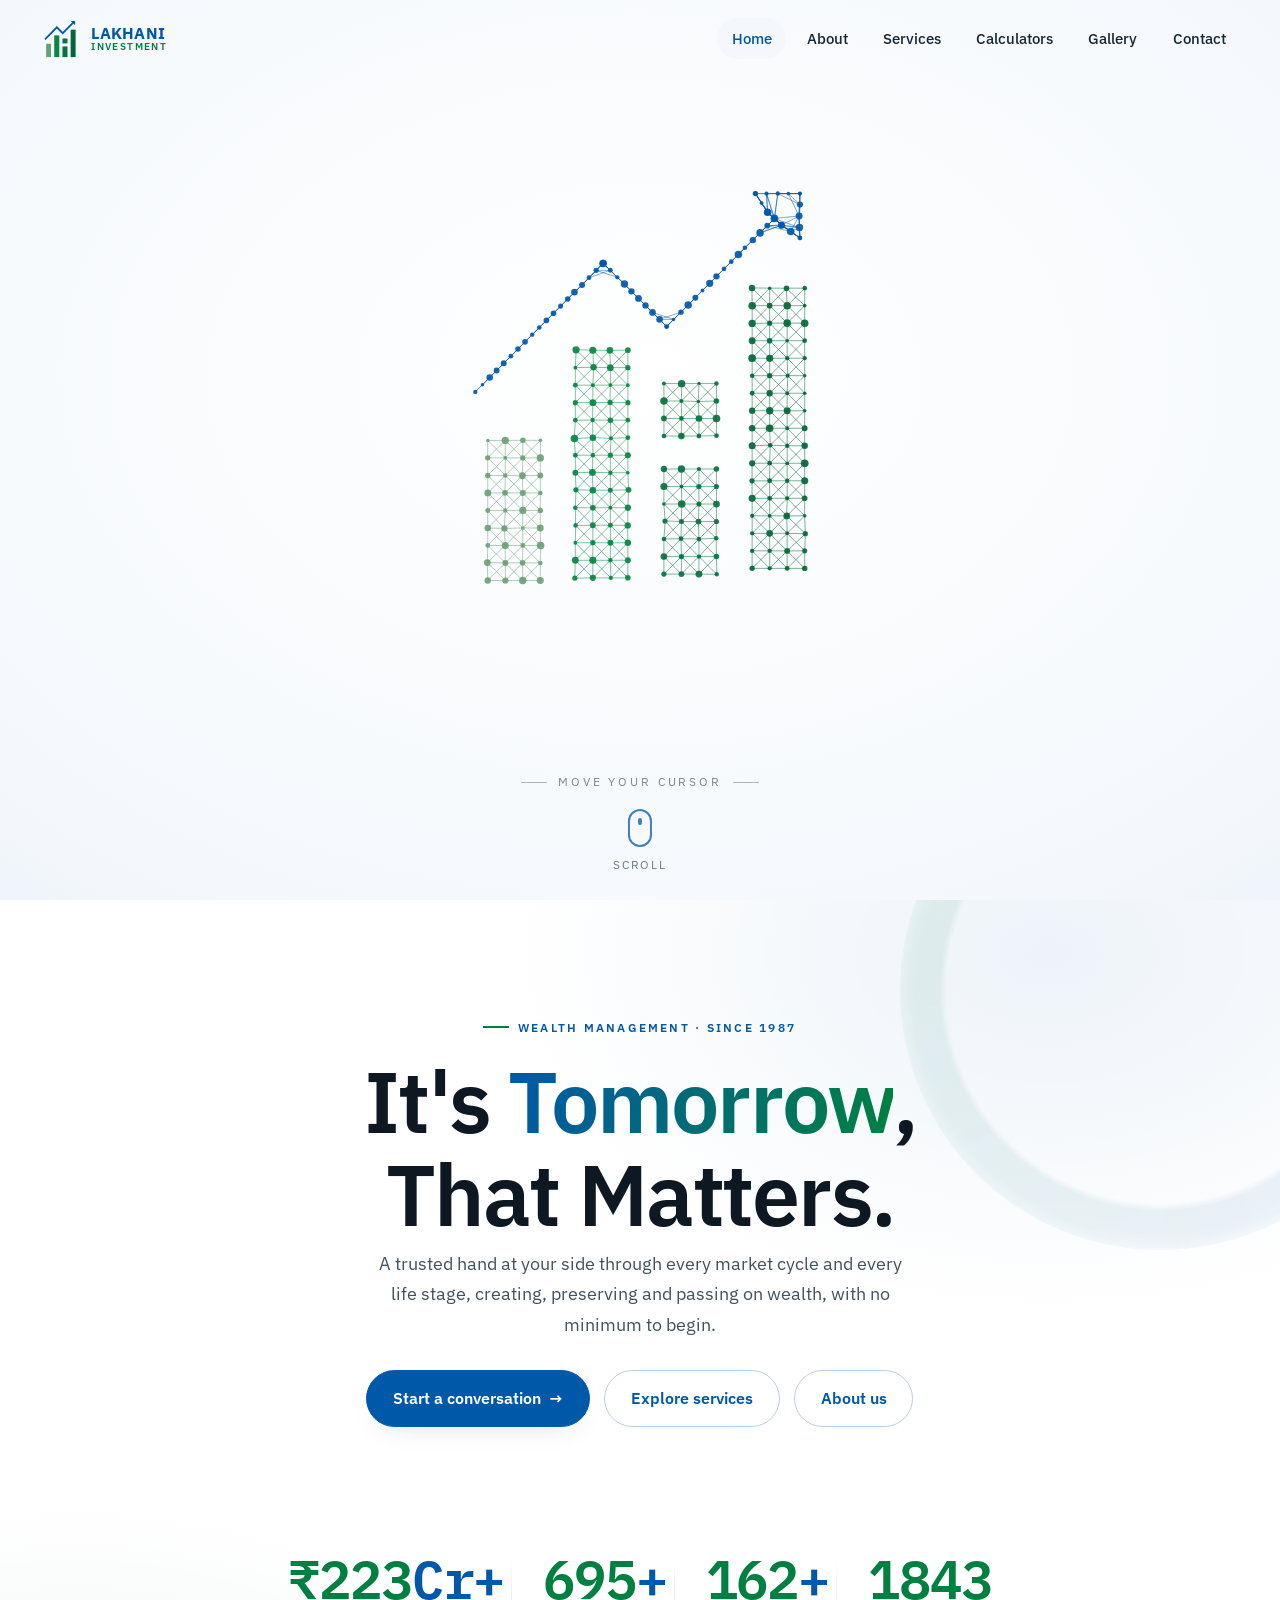
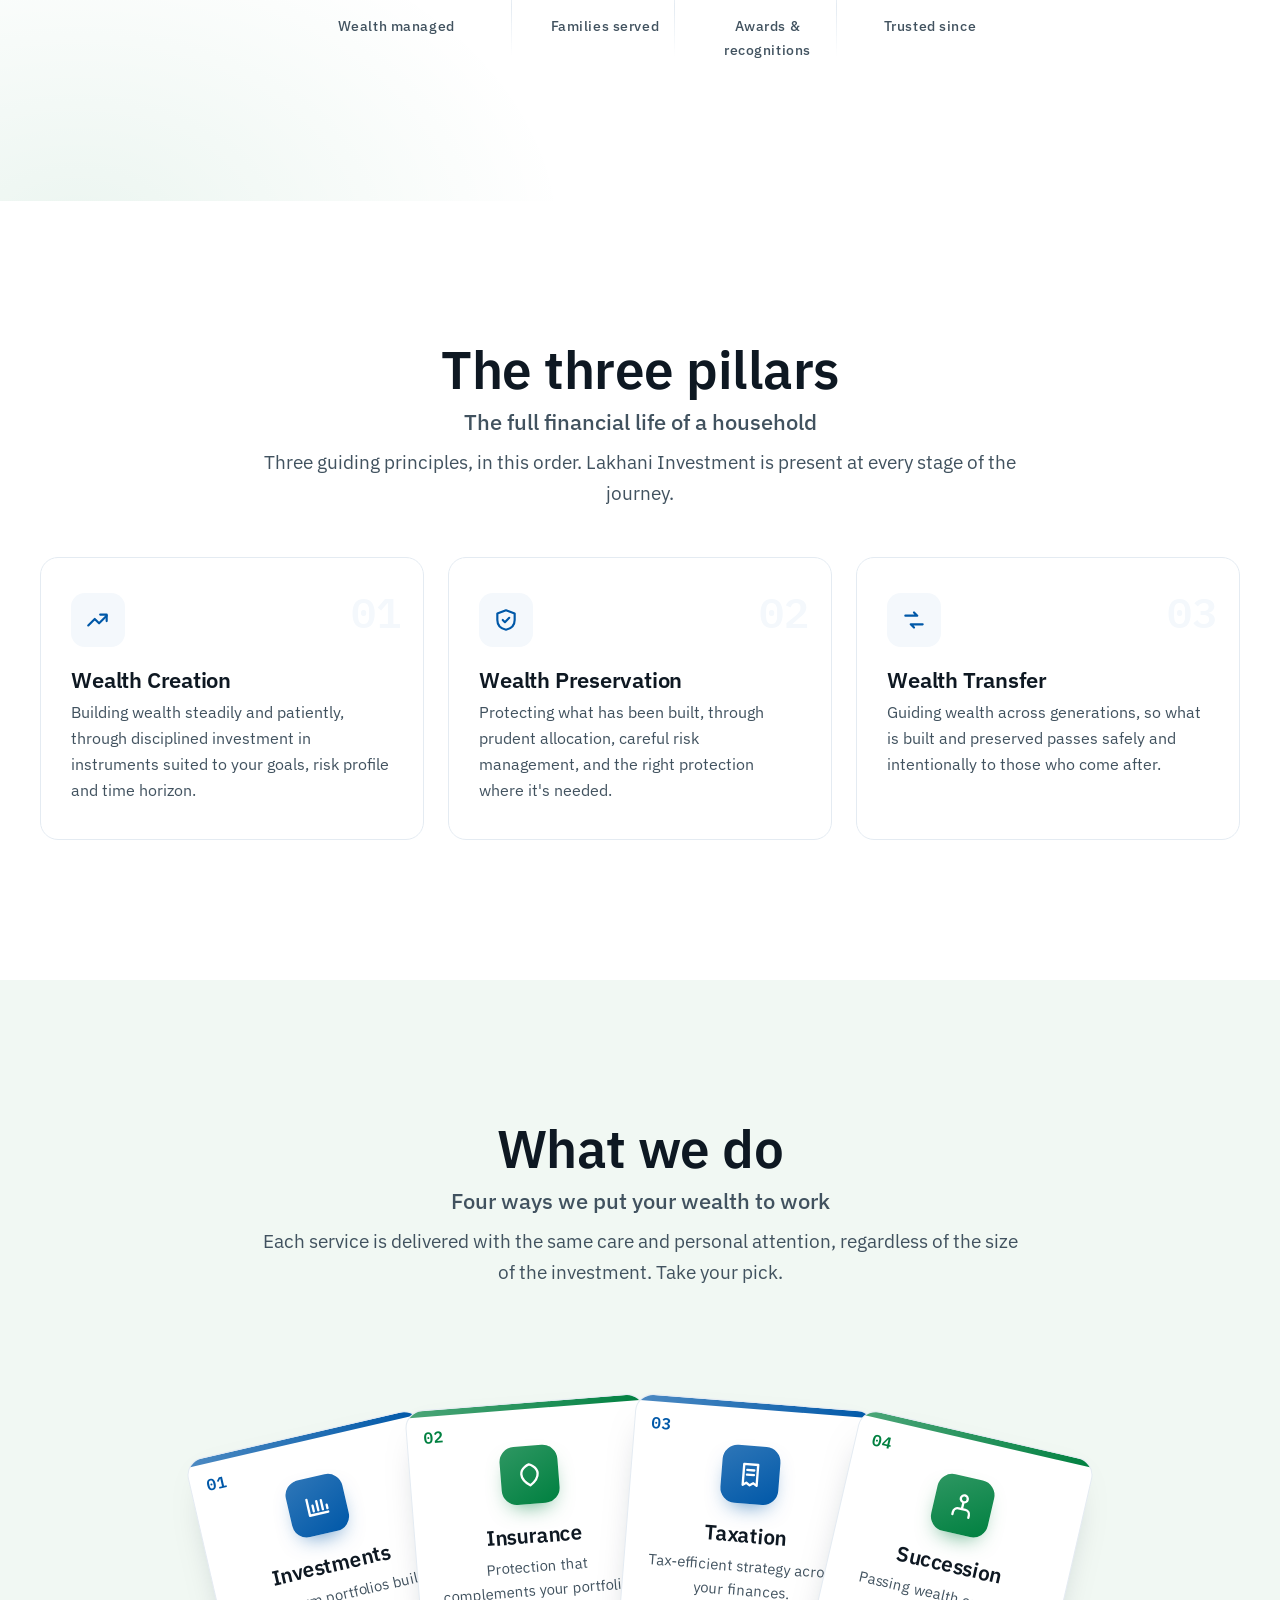
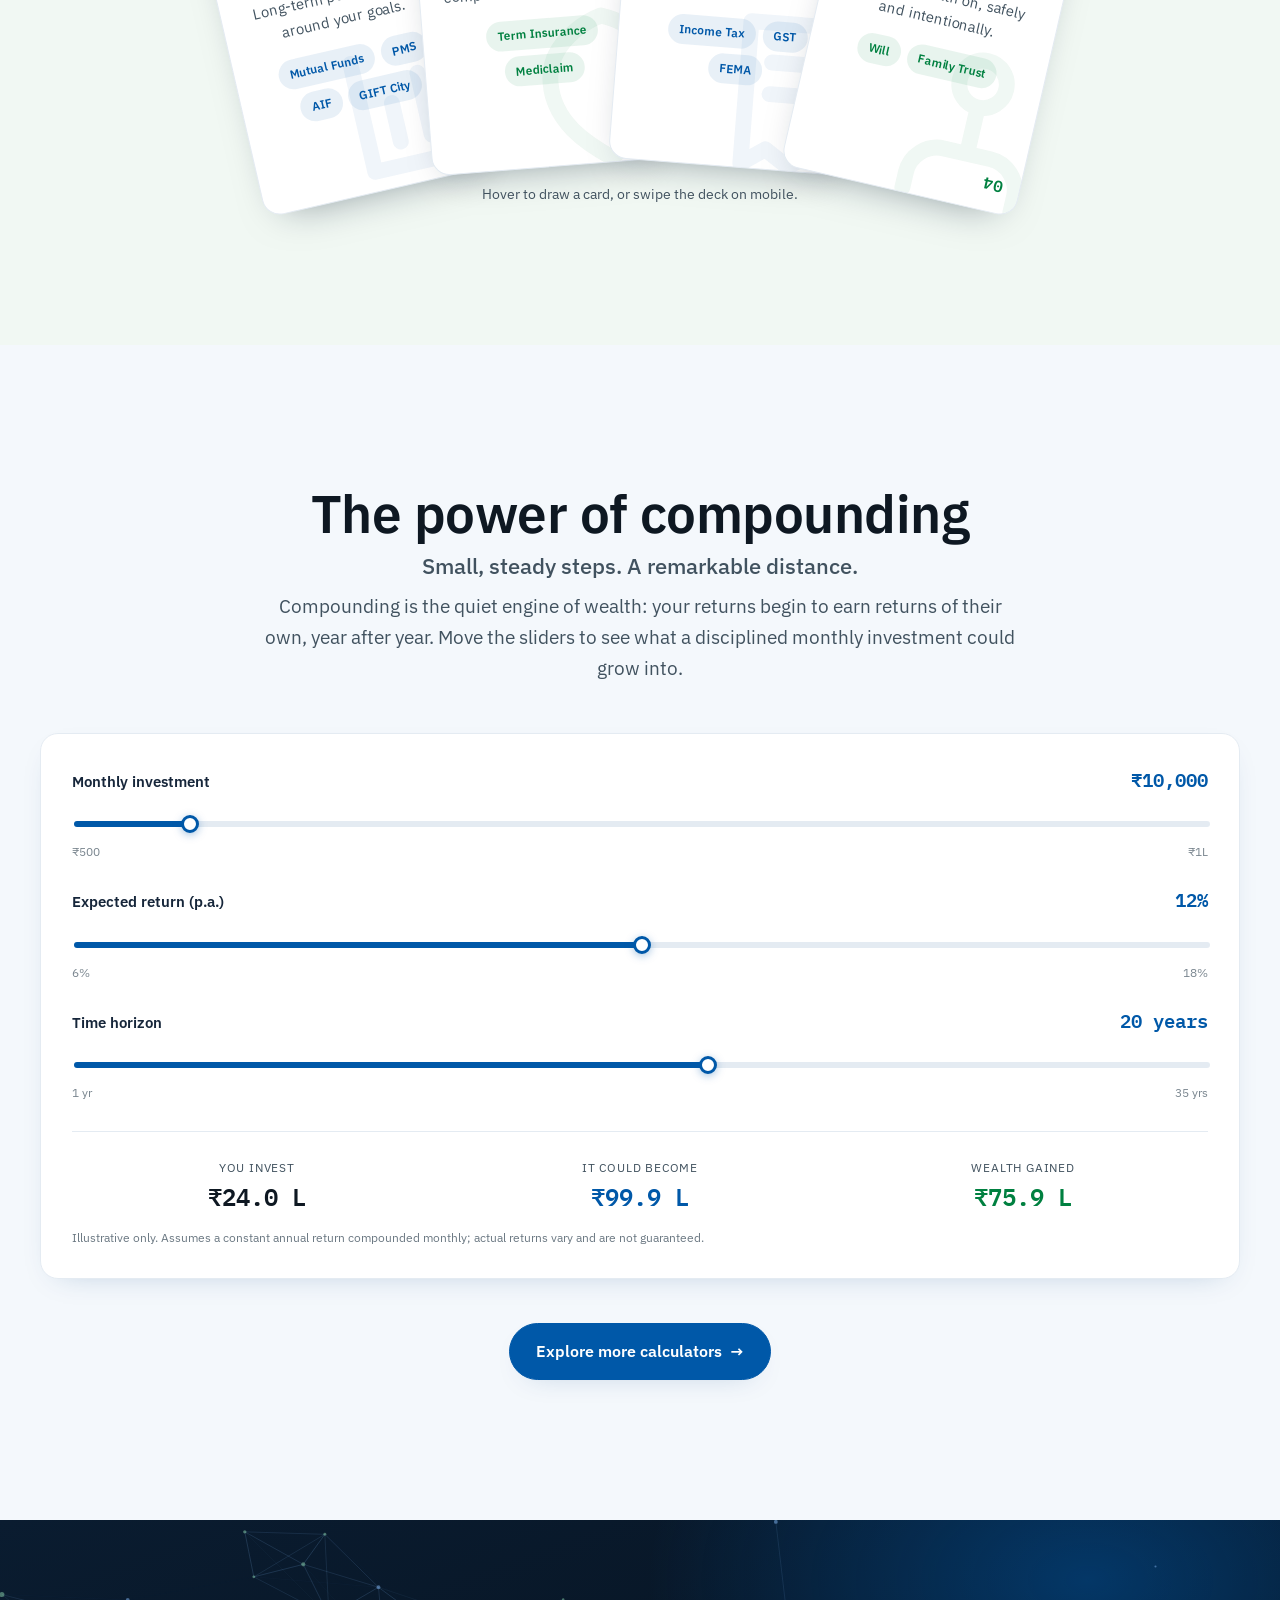
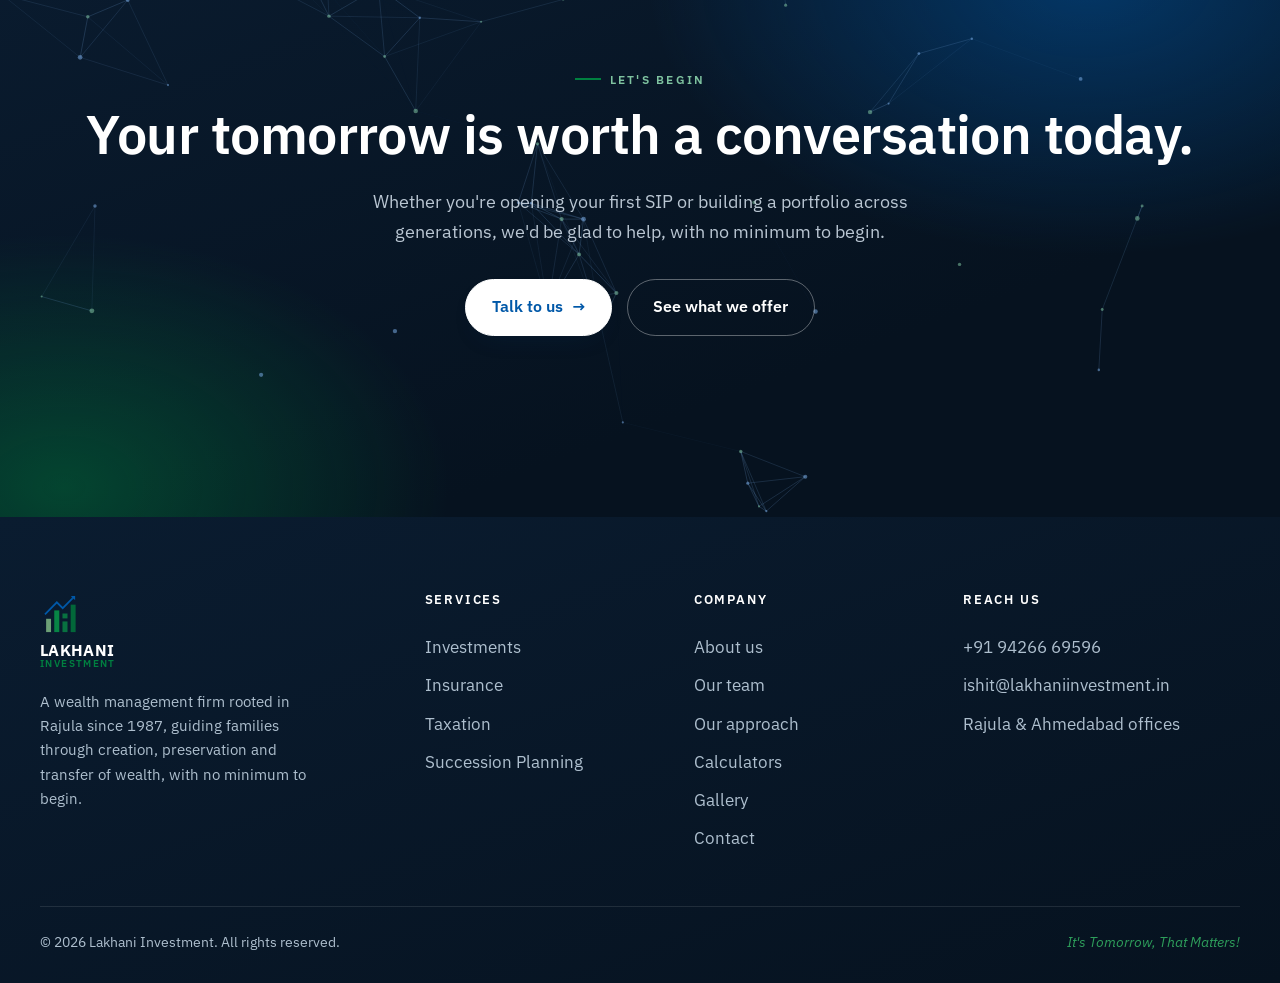
<file: index.html>
<!DOCTYPE html>
<html lang="en">
<head>
  <meta charset="UTF-8" />
  <meta name="viewport" content="width=device-width, initial-scale=1.0" />
  <title>Lakhani Investment · It's Tomorrow, That Matters!</title>
  <meta name="description" content="Lakhani Investment is a wealth management firm rooted in Rajula, Gujarat since 1987, helping families create, preserve and transfer wealth. No minimum to begin." />
  <link rel="icon" type="image/png" href="assets/logo.png" />
  <link rel="preconnect" href="https://fonts.googleapis.com" />
  <link rel="preconnect" href="https://fonts.gstatic.com" crossorigin />
  <link href="https://fonts.googleapis.com/css2?family=IBM+Plex+Mono:wght@500;600&family=IBM+Plex+Sans:wght@400;500;600;700&display=swap" rel="stylesheet" />
  <link rel="stylesheet" href="css/styles.css" />
</head>
<body>
  <div id="nav-root"></div>

  <!-- ============ INTERACTIVE INTRO ============ -->
  <section class="intro" id="top">
    <canvas id="logo-canvas"></canvas>
    <span class="center-cue" aria-hidden="true"><span class="ping"></span><span class="ring"></span><span class="dot"></span></span>
    <p class="intro-hint">Move your cursor</p>
    <a class="scroll-cue" href="#hero-content" aria-label="Scroll to content"><span class="mouse"></span>Scroll</a>
  </section>

  <!-- ============ HERO MESSAGE ============ -->
  <section class="hero-content" id="hero-content">
    <div class="hero-accent" data-parallax="0.06" aria-hidden="true"></div>
    <div class="wrap">
      <div class="hero-inner center">
        <span class="eyebrow reveal">Wealth management · since 1987</span>
        <h1 class="reveal" data-delay="1">It's <span class="grad">Tomorrow</span>,<br />That Matters.</h1>
        <p class="sub reveal" data-delay="2">A trusted hand at your side through every market cycle and every life stage, creating, preserving and passing on wealth, with no minimum to begin.</p>
        <div class="hero-cta reveal" data-delay="3">
          <a class="btn" href="contact.html#talk">Start a conversation <span class="arr">→</span></a>
          <a class="btn btn--ghost" href="#services">Explore services</a>
          <a class="btn btn--ghost" href="about.html">About us</a>
        </div>
        <div class="stats-strip reveal" data-delay="4">
          <div class="stat">
            <div class="num">₹<span data-count="240">0</span><span class="suf">Cr+</span></div>
            <div class="lbl">Wealth managed</div>
          </div>
          <div class="stat">
            <div class="num"><span data-count="750">0</span><span class="suf">+</span></div>
            <div class="lbl">Families served</div>
          </div>
          <div class="stat">
            <div class="num"><span data-count="175">0</span><span class="suf">+</span></div>
            <div class="lbl">Awards &amp; recognitions</div>
          </div>
          <div class="stat">
            <div class="num"><span data-count="1987" data-group="false">0</span></div>
            <div class="lbl">Trusted since</div>
          </div>
        </div>
      </div>
    </div>
  </section>

  <!-- ============ THREE PILLARS ============ -->
  <section class="section">
    <div class="wrap">
      <div class="section-head center reveal">
        <span class="eyebrow">The three pillars</span>
        <h2>The full financial life of a household</h2>
        <p class="lead">Three guiding principles, in this order. Lakhani Investment is present at every stage of the journey.</p>
      </div>
      <div class="pillars">
        <article class="pillar reveal" data-delay="1">
          <div class="picon">
            <svg width="26" height="26" viewBox="0 0 24 24" fill="none" stroke="currentColor" stroke-width="2" stroke-linecap="round" stroke-linejoin="round"><path d="M3 17l6-6 4 4 7-7"/><path d="M14 7h6v6"/></svg>
          </div>
          <h3>Wealth Creation</h3>
          <p>Building wealth steadily and patiently, through disciplined investment in instruments suited to your goals, risk profile and time horizon.</p>
        </article>
        <article class="pillar reveal" data-delay="2">
          <div class="picon">
            <svg width="26" height="26" viewBox="0 0 24 24" fill="none" stroke="currentColor" stroke-width="2" stroke-linecap="round" stroke-linejoin="round"><path d="M12 3l8 3v6c0 5-3.5 8-8 9-4.5-1-8-4-8-9V6z"/><path d="M9 12l2 2 4-4"/></svg>
          </div>
          <h3>Wealth Preservation</h3>
          <p>Protecting what has been built, through prudent allocation, careful risk management, and the right protection where it's needed.</p>
        </article>
        <article class="pillar reveal" data-delay="3">
          <div class="picon">
            <svg width="26" height="26" viewBox="0 0 24 24" fill="none" stroke="currentColor" stroke-width="2" stroke-linecap="round" stroke-linejoin="round"><path d="M4 8h11l-3-3M20 16H9l3 3"/></svg>
          </div>
          <h3>Wealth Transfer</h3>
          <p>Guiding wealth across generations, so what is built and preserved passes safely and intentionally to those who come after.</p>
        </article>
      </div>
    </div>
  </section>

  <!-- ============ SERVICES PREVIEW ============ -->
  <section class="section tint-green" id="services">
    <div class="wrap">
      <div class="section-head center reveal">
        <span class="eyebrow">What we do</span>
        <h2>Four ways we put your wealth to work</h2>
        <p class="lead">Each service is delivered with the same care and personal attention, regardless of the size of the investment. Take your pick.</p>
      </div>

      <div class="deck reveal" data-delay="1">
        <a class="deck-card" style="--rot:-13deg;--lift:32px;--z:1" id="investments" href="investments.html">
          <span class="dc-rank tl">01</span>
          <span class="dc-rank br">01</span>
          <span class="dc-suit"><svg viewBox="0 0 24 24" fill="none" stroke="currentColor" stroke-width="2" stroke-linecap="round" stroke-linejoin="round"><path d="M4 19V5M4 19h16M8 16v-5M12 16V8M16 16v-8M20 16v-3"/></svg></span>
          <span class="dc-icon"><svg width="28" height="28" viewBox="0 0 24 24" fill="none" stroke="currentColor" stroke-width="2" stroke-linecap="round" stroke-linejoin="round"><path d="M4 19V5M4 19h16M8 16v-5M12 16V8M16 16v-8M20 16v-3"/></svg></span>
          <h3>Investments</h3>
          <p>Long-term portfolios built around your goals.</p>
          <ul><li>Mutual Funds</li><li>PMS</li><li>AIF</li><li>GIFT City</li></ul>
          <span class="dc-draw">Draw this card <span class="arr">→</span></span>
        </a>

        <a class="deck-card is-green" style="--rot:-4.5deg;--lift:7px;--z:2" id="insurance" href="insurance.html">
          <span class="dc-rank tl">02</span>
          <span class="dc-rank br">02</span>
          <span class="dc-suit"><svg viewBox="0 0 24 24" fill="none" stroke="currentColor" stroke-width="2" stroke-linecap="round" stroke-linejoin="round"><path d="M12 3s7 2 7 8c0 5-4 8-7 10-3-2-7-5-7-10 0-6 7-8 7-8z"/></svg></span>
          <span class="dc-icon"><svg width="28" height="28" viewBox="0 0 24 24" fill="none" stroke="currentColor" stroke-width="2" stroke-linecap="round" stroke-linejoin="round"><path d="M12 3s7 2 7 8c0 5-4 8-7 10-3-2-7-5-7-10 0-6 7-8 7-8z"/></svg></span>
          <h3>Insurance</h3>
          <p>Protection that complements your portfolio.</p>
          <ul><li>Term Insurance</li><li>Mediclaim</li></ul>
          <span class="dc-draw">Draw this card <span class="arr">→</span></span>
        </a>

        <a class="deck-card" style="--rot:4.5deg;--lift:7px;--z:3" id="taxation" href="taxation.html">
          <span class="dc-rank tl">03</span>
          <span class="dc-rank br">03</span>
          <span class="dc-suit"><svg viewBox="0 0 24 24" fill="none" stroke="currentColor" stroke-width="2" stroke-linecap="round" stroke-linejoin="round"><path d="M6 3h12v18l-3-2-3 2-3-2-3 2zM9 8h6M9 12h6"/></svg></span>
          <span class="dc-icon"><svg width="28" height="28" viewBox="0 0 24 24" fill="none" stroke="currentColor" stroke-width="2" stroke-linecap="round" stroke-linejoin="round"><path d="M6 3h12v18l-3-2-3 2-3-2-3 2zM9 8h6M9 12h6"/></svg></span>
          <h3>Taxation</h3>
          <p>Tax-efficient strategy across your finances.</p>
          <ul><li>Income Tax</li><li>GST</li><li>FEMA</li></ul>
          <span class="dc-draw">Draw this card <span class="arr">→</span></span>
        </a>

        <a class="deck-card is-green" style="--rot:13deg;--lift:32px;--z:4" id="succession" href="succession.html">
          <span class="dc-rank tl">04</span>
          <span class="dc-rank br">04</span>
          <span class="dc-suit"><svg viewBox="0 0 24 24" fill="none" stroke="currentColor" stroke-width="2" stroke-linecap="round" stroke-linejoin="round"><path d="M12 3a3 3 0 100 6 3 3 0 000-6zM5 21v-2a4 4 0 014-4h6a4 4 0 014 4v2M12 9v6"/></svg></span>
          <span class="dc-icon"><svg width="28" height="28" viewBox="0 0 24 24" fill="none" stroke="currentColor" stroke-width="2" stroke-linecap="round" stroke-linejoin="round"><path d="M12 3a3 3 0 100 6 3 3 0 000-6zM5 21v-2a4 4 0 014-4h6a4 4 0 014 4v2M12 9v6"/></svg></span>
          <h3>Succession</h3>
          <p>Passing wealth on, safely and intentionally.</p>
          <ul><li>Will</li><li>Family Trust</li></ul>
          <span class="dc-draw">Draw this card <span class="arr">→</span></span>
        </a>
      </div>
      <p class="deck-hint reveal" data-delay="2">Hover to draw a card, or swipe the deck on mobile.</p>
    </div>
  </section>

  <!-- ============ POWER OF COMPOUNDING ============ -->
  <section class="section tint" id="compounding">
    <div class="wrap">
      <div class="section-head center reveal">
        <span class="eyebrow">The power of compounding</span>
        <h2>Small, steady steps. A remarkable distance.</h2>
        <p class="lead">Compounding is the quiet engine of wealth: your returns begin to earn returns of their own, year after year. Move the sliders to see what a disciplined monthly investment could grow into.</p>
      </div>

      <div class="calc reveal" data-delay="1">
        <!-- controls -->
        <div class="calc-controls">
          <div class="ctrl">
            <div class="ctrl-top"><label for="cMonthly">Monthly investment</label><output id="oMonthly">₹10,000</output></div>
            <input id="cMonthly" type="range" min="500" max="100000" step="500" value="10000" />
            <div class="ctrl-scale"><span>₹500</span><span>₹1L</span></div>
          </div>
          <div class="ctrl">
            <div class="ctrl-top"><label for="cRate">Expected return (p.a.)</label><output id="oRate">12%</output></div>
            <input id="cRate" type="range" min="6" max="18" step="0.5" value="12" />
            <div class="ctrl-scale"><span>6%</span><span>18%</span></div>
          </div>
          <div class="ctrl">
            <div class="ctrl-top"><label for="cYears">Time horizon</label><output id="oYears">20 years</output></div>
            <input id="cYears" type="range" min="1" max="35" step="1" value="20" />
            <div class="ctrl-scale"><span>1 yr</span><span>35 yrs</span></div>
          </div>

          <div class="calc-outputs">
            <div class="co">
              <span class="co-lbl">You invest</span>
              <span class="co-val" id="oInvested">₹24.0 L</span>
            </div>
            <div class="co is-grow">
              <span class="co-lbl">It could become</span>
              <span class="co-val" id="oValue">₹1.00 Cr</span>
            </div>
            <div class="co is-gain">
              <span class="co-lbl">Wealth gained</span>
              <span class="co-val" id="oGain">₹75.9 L</span>
            </div>
          </div>
          <p class="calc-note">Illustrative only. Assumes a constant annual return compounded monthly; actual returns vary and are not guaranteed.</p>
        </div>
      </div>

      <div class="calc-more reveal" data-delay="2">
        <a class="btn" href="calculators.html">Explore more calculators <span class="arr">→</span></a>
      </div>
    </div>
  </section>

  <!-- ============ CTA ============ -->
  <section class="section ink-bg cta-band" data-fx-net data-fx-dark>
    <div class="wrap">
      <div class="reveal">
        <span class="eyebrow" style="color:#7fc3a0">Let's begin</span>
        <h2>Your tomorrow is worth a conversation today.</h2>
        <p>Whether you're opening your first SIP or building a portfolio across generations, we'd be glad to help, with no minimum to begin.</p>
        <div class="hero-cta">
          <a class="btn btn--white" href="contact.html#talk">Talk to us <span class="arr">→</span></a>
          <a class="btn btn--ghost" style="color:#fff;border-color:rgba(255,255,255,0.35)" href="#services">See what we offer</a>
        </div>
      </div>
    </div>
  </section>

  <div id="footer-root"></div>

  <script src="js/components.js"></script>
  <script src="js/main.js"></script>
  <script src="js/hero.js"></script>
  <script src="js/fx.js"></script>
  <script src="js/compound.js"></script>
</body>
</html>
</file>
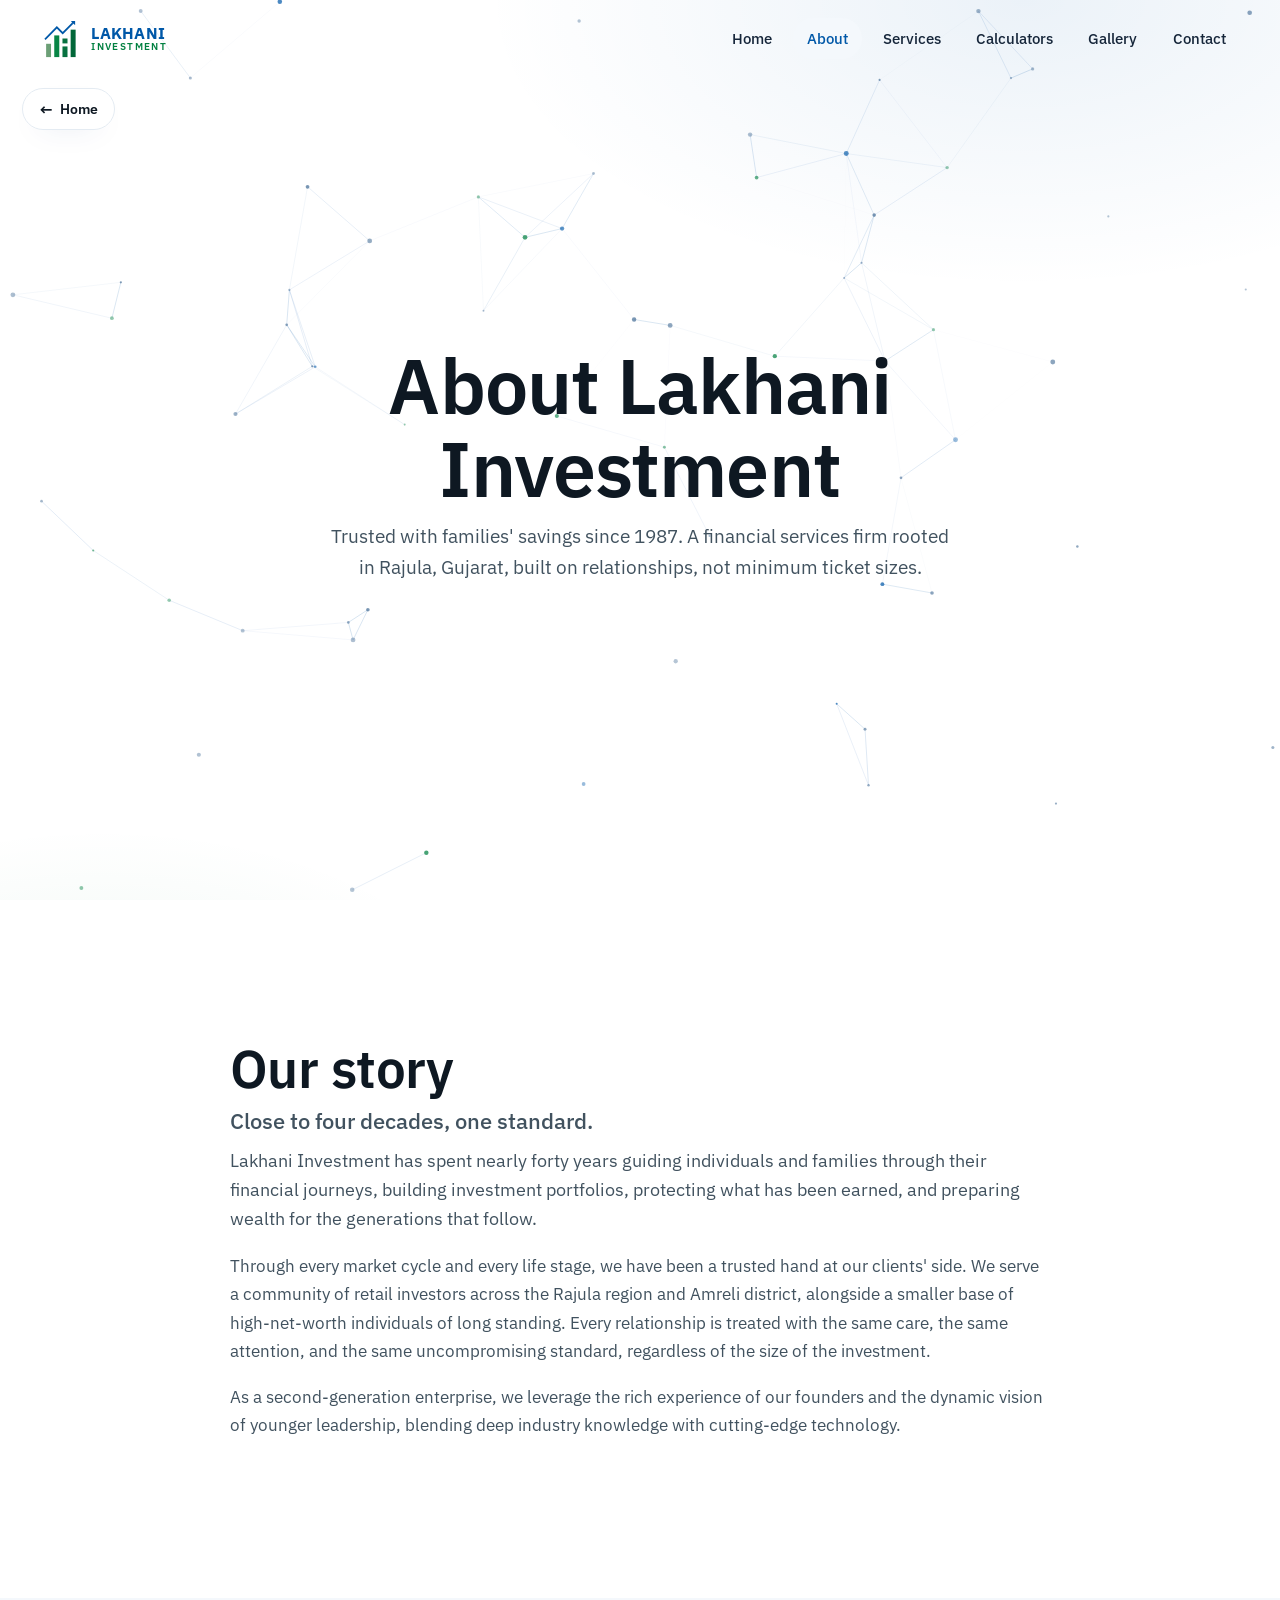
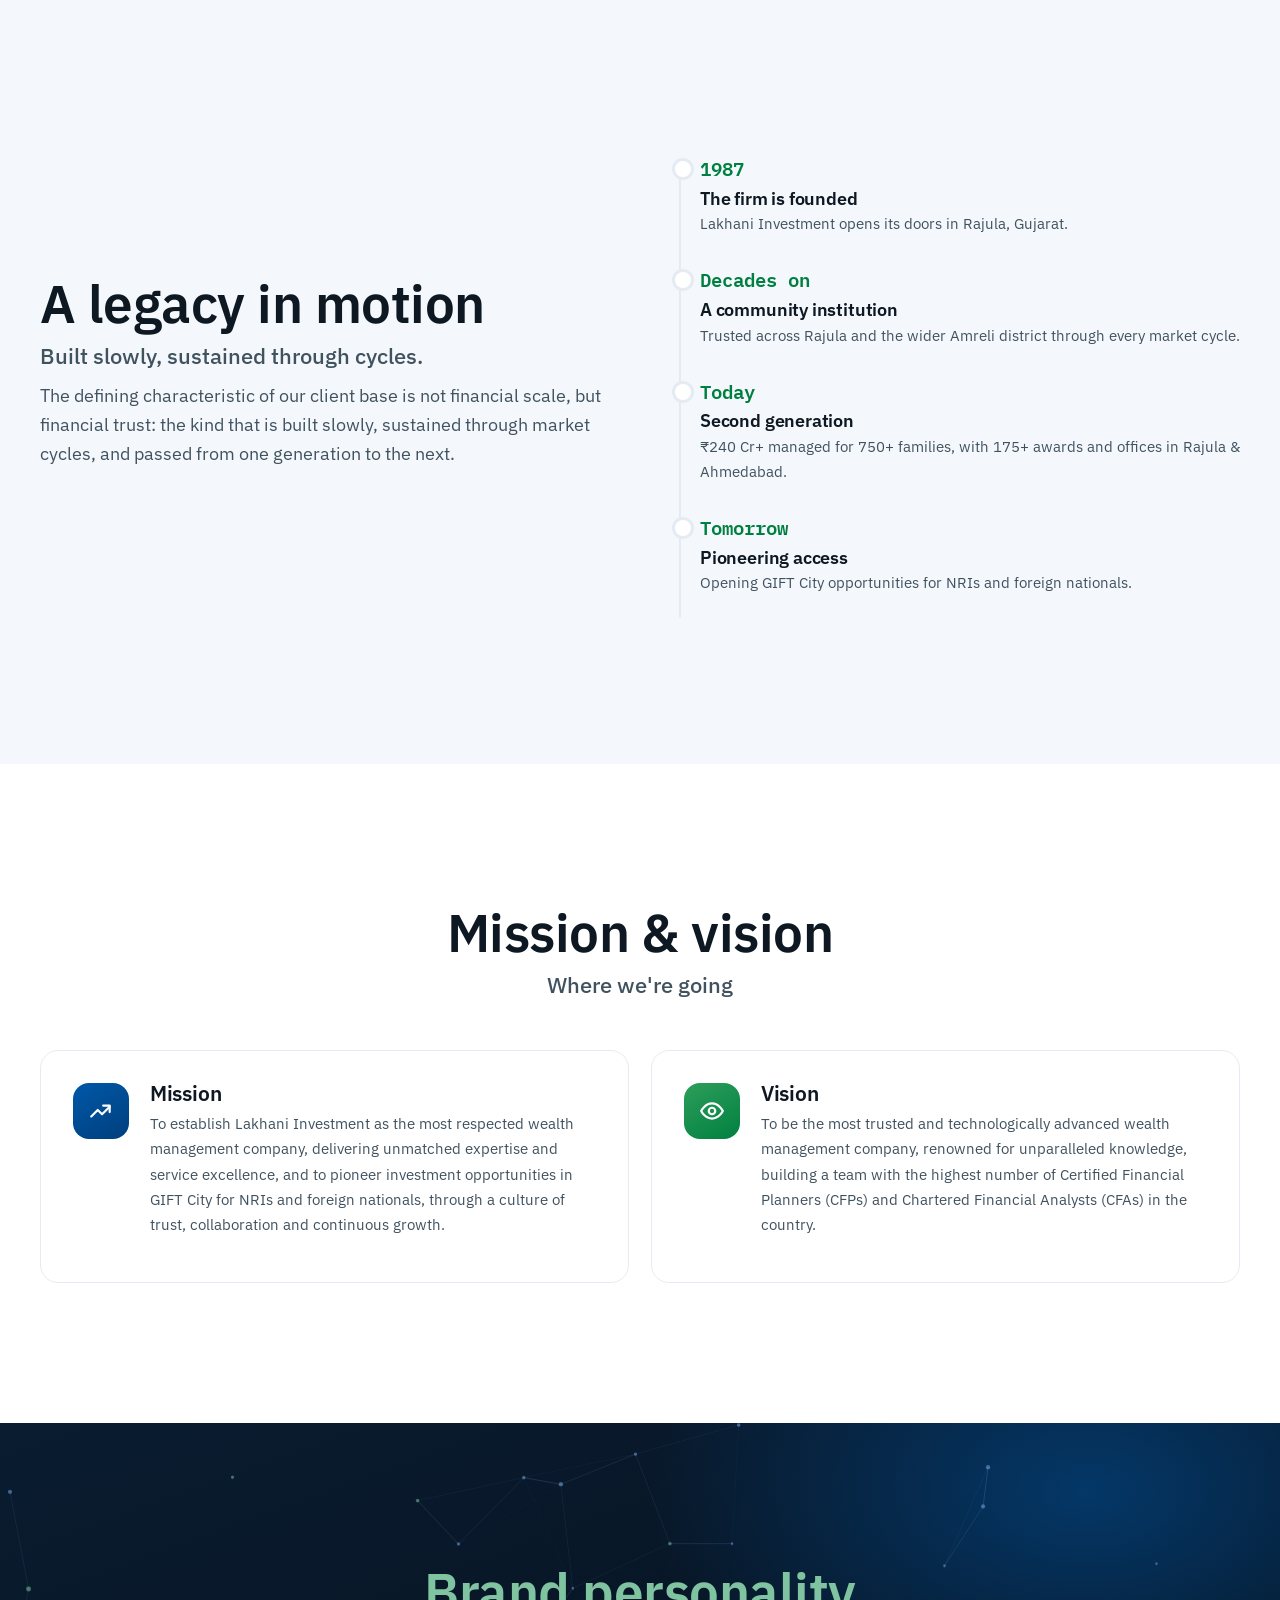
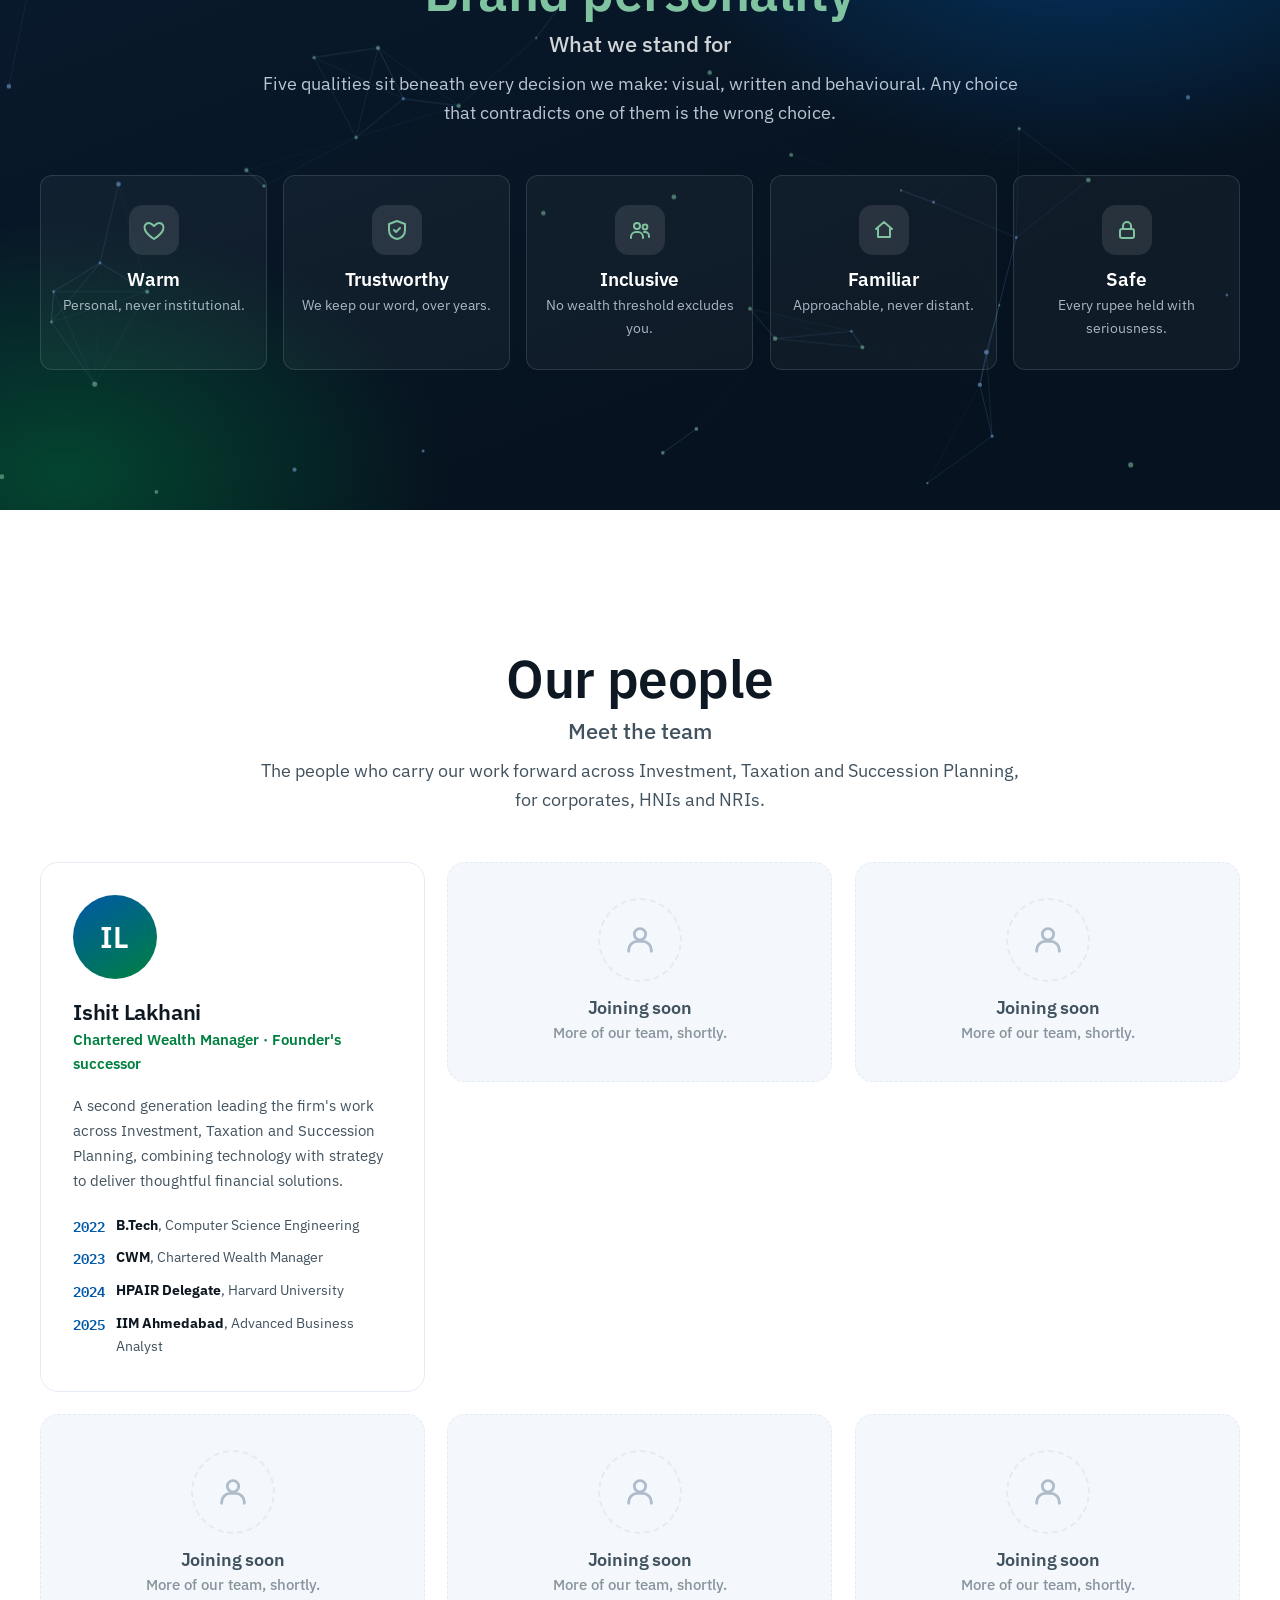
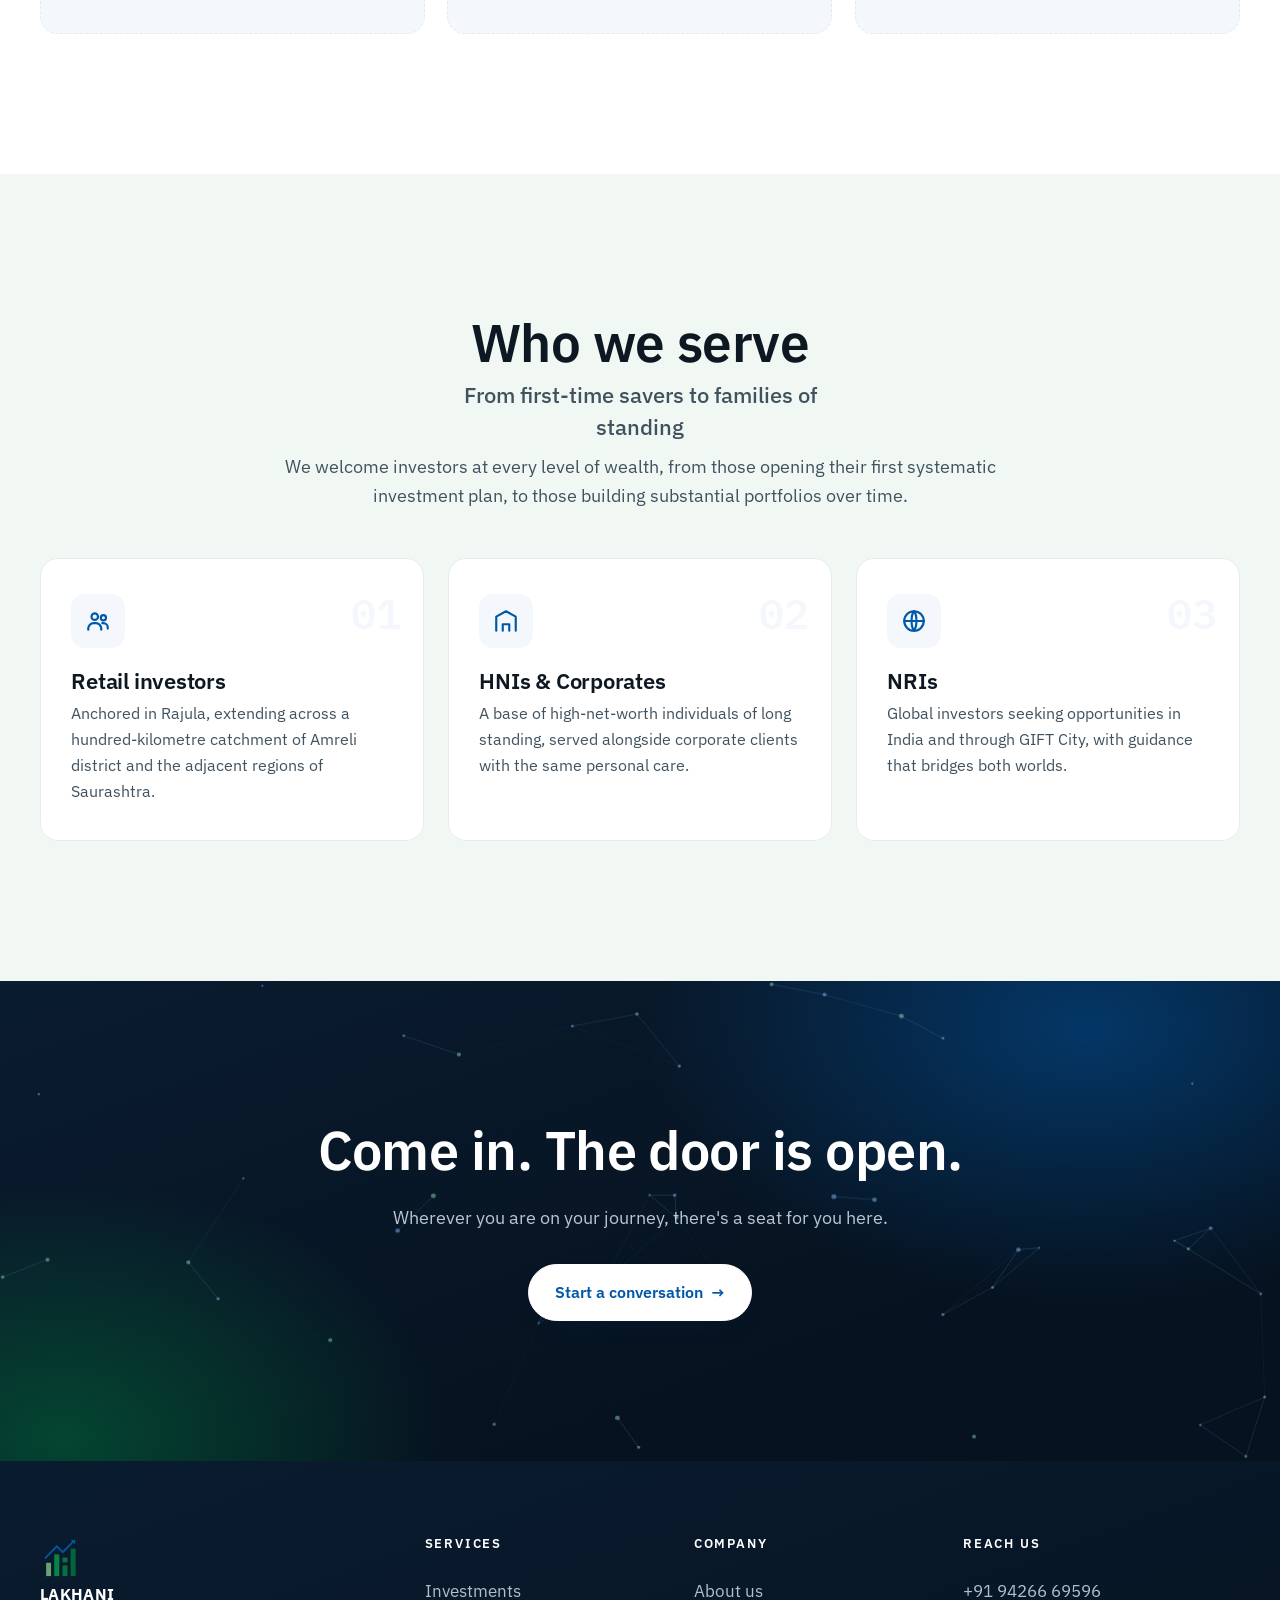
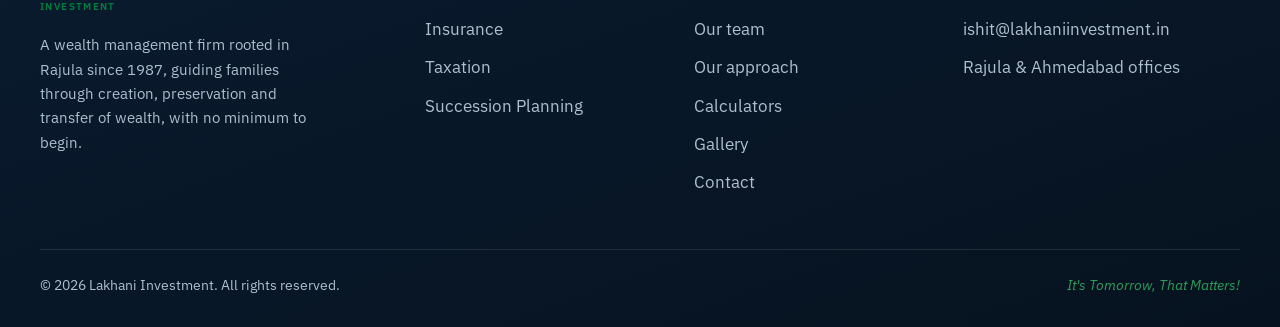
<file: about.html>
<!DOCTYPE html>
<html lang="en">
<head>
  <meta charset="UTF-8" />
  <meta name="viewport" content="width=device-width, initial-scale=1.0" />
  <title>About · Lakhani Investment</title>
  <meta name="description" content="A wealth management firm rooted in Rajula, Gujarat since 1987. Our story, our approach, and the people who hold your trust." />
  <link rel="icon" type="image/png" href="assets/logo.png" />
  <link rel="preconnect" href="https://fonts.googleapis.com" />
  <link rel="preconnect" href="https://fonts.gstatic.com" crossorigin />
  <link href="https://fonts.googleapis.com/css2?family=IBM+Plex+Mono:wght@500;600&family=IBM+Plex+Sans:wght@400;500;600;700&display=swap" rel="stylesheet" />
  <link rel="stylesheet" href="css/styles.css" />
</head>
<body class="about">
  <div id="nav-root"></div>

  <section class="page-hero about-hero hero-center" data-fx-net>
    <div class="wrap reveal">
      <h1>About Lakhani Investment</h1>
      <p class="hero-lead">Trusted with families' savings since 1987. A financial services firm rooted in Rajula, Gujarat, built on relationships, not minimum ticket sizes.</p>
    </div>
  </section>

  <!-- STORY -->
  <section class="section" id="story">
    <div class="narrow">
      <div class="reveal">
        <span class="eyebrow">Our story</span>
        <h2>Close to four decades, one standard.</h2>
        <p class="lead">Lakhani Investment has spent nearly forty years guiding individuals and families through their financial journeys, building investment portfolios, protecting what has been earned, and preparing wealth for the generations that follow.</p>
        <p>Through every market cycle and every life stage, we have been a trusted hand at our clients' side. We serve a community of retail investors across the Rajula region and Amreli district, alongside a smaller base of high-net-worth individuals of long standing. Every relationship is treated with the same care, the same attention, and the same uncompromising standard, regardless of the size of the investment.</p>
        <p>As a second-generation enterprise, we leverage the rich experience of our founders and the dynamic vision of younger leadership, blending deep industry knowledge with cutting-edge technology.</p>
      </div>
    </div>
  </section>

  <!-- TIMELINE -->
  <section class="section tint">
    <div class="wrap">
      <div class="split">
        <div class="split-body reveal-x">
          <span class="eyebrow">A legacy in motion</span>
          <h2>Built slowly, sustained through cycles.</h2>
          <p class="lead">The defining characteristic of our client base is not financial scale, but financial trust: the kind that is built slowly, sustained through market cycles, and passed from one generation to the next.</p>
        </div>
        <div class="split-media reveal" data-delay="1">
          <div class="timeline">
            <div class="tl-item"><div class="yr">1987</div><h4>The firm is founded</h4><p>Lakhani Investment opens its doors in Rajula, Gujarat.</p></div>
            <div class="tl-item"><div class="yr">Decades on</div><h4>A community institution</h4><p>Trusted across Rajula and the wider Amreli district through every market cycle.</p></div>
            <div class="tl-item"><div class="yr">Today</div><h4>Second generation</h4><p>₹240 Cr+ managed for 750+ families, with 175+ awards and offices in Rajula &amp; Ahmedabad.</p></div>
            <div class="tl-item"><div class="yr">Tomorrow</div><h4>Pioneering access</h4><p>Opening GIFT City opportunities for NRIs and foreign nationals.</p></div>
          </div>
        </div>
      </div>
    </div>
  </section>

  <!-- MISSION / VISION / APPROACH -->
  <section class="section" id="approach">
    <div class="wrap">
      <div class="section-head center reveal">
        <span class="eyebrow">Mission &amp; vision</span>
        <h2>Where we're going</h2>
      </div>
      <div class="svc-grid">
        <div class="svc reveal" data-delay="1" data-tilt>
          <div class="ticon"><svg width="26" height="26" viewBox="0 0 24 24" fill="none" stroke="currentColor" stroke-width="2" stroke-linecap="round" stroke-linejoin="round"><path d="M3 17l6-6 4 4 7-7"/><path d="M14 7h6v6"/></svg></div>
          <div>
            <h3>Mission</h3>
            <p>To establish Lakhani Investment as the most respected wealth management company, delivering unmatched expertise and service excellence, and to pioneer investment opportunities in GIFT City for NRIs and foreign nationals, through a culture of trust, collaboration and continuous growth.</p>
          </div>
        </div>
        <div class="svc is-green reveal" data-delay="2" data-tilt>
          <div class="ticon"><svg width="26" height="26" viewBox="0 0 24 24" fill="none" stroke="currentColor" stroke-width="2" stroke-linecap="round" stroke-linejoin="round"><path d="M2 12s3.5-7 10-7 10 7 10 7-3.5 7-10 7S2 12 2 12z"/><circle cx="12" cy="12" r="3"/></svg></div>
          <div>
            <h3>Vision</h3>
            <p>To be the most trusted and technologically advanced wealth management company, renowned for unparalleled knowledge, building a team with the highest number of Certified Financial Planners (CFPs) and Chartered Financial Analysts (CFAs) in the country.</p>
          </div>
        </div>
      </div>
    </div>
  </section>

  <!-- VALUES -->
  <section class="section ink-bg" id="values" data-fx-net data-fx-dark>
    <div class="wrap">
      <div class="section-head center reveal">
        <span class="eyebrow" style="color:#7fc3a0">Brand personality</span>
        <h2>What we stand for</h2>
        <p class="lead" style="color:rgba(205,217,230,0.9)">Five qualities sit beneath every decision we make: visual, written and behavioural. Any choice that contradicts one of them is the wrong choice.</p>
      </div>
      <div class="values">
        <div class="value reveal" data-tilt data-delay="1"><div class="vicon"><svg width="24" height="24" viewBox="0 0 24 24" fill="none" stroke="currentColor" stroke-width="2" stroke-linecap="round" stroke-linejoin="round"><path d="M12 21s-7-4.5-9-9C1.5 8 3.5 5 7 5c2 0 3 1 5 3 2-2 3-3 5-3 3.5 0 5.5 3 4 7-2 4.5-9 9-9 9z"/></svg></div><h4>Warm</h4><p>Personal, never institutional.</p></div>
        <div class="value reveal" data-tilt data-delay="2"><div class="vicon"><svg width="24" height="24" viewBox="0 0 24 24" fill="none" stroke="currentColor" stroke-width="2" stroke-linecap="round" stroke-linejoin="round"><path d="M12 3l8 3v6c0 5-3.5 8-8 9-4.5-1-8-4-8-9V6z"/><path d="M9 12l2 2 4-4"/></svg></div><h4>Trustworthy</h4><p>We keep our word, over years.</p></div>
        <div class="value reveal" data-tilt data-delay="3"><div class="vicon"><svg width="24" height="24" viewBox="0 0 24 24" fill="none" stroke="currentColor" stroke-width="2" stroke-linecap="round" stroke-linejoin="round"><circle cx="9" cy="8" r="3"/><circle cx="17" cy="9" r="2.4"/><path d="M3 20v-1a5 5 0 015-5h2a5 5 0 015 5v1M16 14h1a4 4 0 014 4v1"/></svg></div><h4>Inclusive</h4><p>No wealth threshold excludes you.</p></div>
        <div class="value reveal" data-tilt data-delay="4"><div class="vicon"><svg width="24" height="24" viewBox="0 0 24 24" fill="none" stroke="currentColor" stroke-width="2" stroke-linecap="round" stroke-linejoin="round"><path d="M4 11l8-7 8 7M6 10v9h12v-9"/></svg></div><h4>Familiar</h4><p>Approachable, never distant.</p></div>
        <div class="value reveal" data-tilt data-delay="4"><div class="vicon"><svg width="24" height="24" viewBox="0 0 24 24" fill="none" stroke="currentColor" stroke-width="2" stroke-linecap="round" stroke-linejoin="round"><rect x="5" y="11" width="14" height="9" rx="2"/><path d="M8 11V8a4 4 0 018 0v3"/></svg></div><h4>Safe</h4><p>Every rupee held with seriousness.</p></div>
      </div>
    </div>
  </section>

  <!-- MEET THE TEAM -->
  <section class="section" id="team">
    <div class="wrap">
      <div class="section-head center reveal">
        <span class="eyebrow">Our people</span>
        <h2>Meet the team</h2>
        <p class="lead">The people who carry our work forward across Investment, Taxation and Succession Planning, for corporates, HNIs and NRIs.</p>
      </div>
      <div class="team-grid">
        <article class="team-card reveal" data-tilt data-delay="1">
          <div class="tm-photo"><span class="tm-initials">IL</span></div>
          <h3 class="tm-name">Ishit Lakhani</h3>
          <p class="tm-role">Chartered Wealth Manager · Founder's successor</p>
          <p class="tm-bio">A second generation leading the firm's work across Investment, Taxation and Succession Planning, combining technology with strategy to deliver thoughtful financial solutions.</p>
          <ul class="tm-creds">
            <li><span class="yr">2022</span><span><b>B.Tech</b>, Computer Science Engineering</span></li>
            <li><span class="yr">2023</span><span><b>CWM</b>, Chartered Wealth Manager</span></li>
            <li><span class="yr">2024</span><span><b>HPAIR Delegate</b>, Harvard University</span></li>
            <li><span class="yr">2025</span><span><b>IIM Ahmedabad</b>, Advanced Business Analyst</span></li>
          </ul>
        </article>
        <article class="team-card is-empty reveal" data-delay="2"><div class="tm-photo"><svg width="34" height="34" viewBox="0 0 24 24" fill="none" stroke="currentColor" stroke-width="2" stroke-linecap="round" stroke-linejoin="round"><circle cx="12" cy="8" r="4"/><path d="M4 20v-1a6 6 0 016-6h4a6 6 0 016 6v1"/></svg></div><h3 class="tm-name">Joining soon</h3><p class="tm-role">More of our team, shortly.</p></article>
        <article class="team-card is-empty reveal" data-delay="3"><div class="tm-photo"><svg width="34" height="34" viewBox="0 0 24 24" fill="none" stroke="currentColor" stroke-width="2" stroke-linecap="round" stroke-linejoin="round"><circle cx="12" cy="8" r="4"/><path d="M4 20v-1a6 6 0 016-6h4a6 6 0 016 6v1"/></svg></div><h3 class="tm-name">Joining soon</h3><p class="tm-role">More of our team, shortly.</p></article>
        <article class="team-card is-empty reveal" data-delay="1"><div class="tm-photo"><svg width="34" height="34" viewBox="0 0 24 24" fill="none" stroke="currentColor" stroke-width="2" stroke-linecap="round" stroke-linejoin="round"><circle cx="12" cy="8" r="4"/><path d="M4 20v-1a6 6 0 016-6h4a6 6 0 016 6v1"/></svg></div><h3 class="tm-name">Joining soon</h3><p class="tm-role">More of our team, shortly.</p></article>
        <article class="team-card is-empty reveal" data-delay="2"><div class="tm-photo"><svg width="34" height="34" viewBox="0 0 24 24" fill="none" stroke="currentColor" stroke-width="2" stroke-linecap="round" stroke-linejoin="round"><circle cx="12" cy="8" r="4"/><path d="M4 20v-1a6 6 0 016-6h4a6 6 0 016 6v1"/></svg></div><h3 class="tm-name">Joining soon</h3><p class="tm-role">More of our team, shortly.</p></article>
        <article class="team-card is-empty reveal" data-delay="3"><div class="tm-photo"><svg width="34" height="34" viewBox="0 0 24 24" fill="none" stroke="currentColor" stroke-width="2" stroke-linecap="round" stroke-linejoin="round"><circle cx="12" cy="8" r="4"/><path d="M4 20v-1a6 6 0 016-6h4a6 6 0 016 6v1"/></svg></div><h3 class="tm-name">Joining soon</h3><p class="tm-role">More of our team, shortly.</p></article>
      </div>
    </div>
  </section>

  <!-- CLIENTELE -->
  <section class="section tint-green" id="clientele">
    <div class="wrap">
      <div class="section-head center reveal">
        <span class="eyebrow">Who we serve</span>
        <h2>From first-time savers to families of standing</h2>
        <p class="lead">We welcome investors at every level of wealth, from those opening their first systematic investment plan, to those building substantial portfolios over time.</p>
      </div>
      <div class="pillars">
        <article class="pillar reveal" data-tilt data-delay="1"><div class="picon"><svg width="26" height="26" viewBox="0 0 24 24" fill="none" stroke="currentColor" stroke-width="2" stroke-linecap="round" stroke-linejoin="round"><circle cx="9" cy="8" r="3"/><circle cx="17" cy="9" r="2.4"/><path d="M3 20v-1a5 5 0 015-5h2a5 5 0 015 5v1M16 14h1a4 4 0 014 4v1"/></svg></div><h3>Retail investors</h3><p>Anchored in Rajula, extending across a hundred-kilometre catchment of Amreli district and the adjacent regions of Saurashtra.</p></article>
        <article class="pillar reveal" data-tilt data-delay="2"><div class="picon"><svg width="26" height="26" viewBox="0 0 24 24" fill="none" stroke="currentColor" stroke-width="2" stroke-linecap="round" stroke-linejoin="round"><path d="M3 21V8l9-5 9 5v13M9 21v-6h6v6"/></svg></div><h3>HNIs &amp; Corporates</h3><p>A base of high-net-worth individuals of long standing, served alongside corporate clients with the same personal care.</p></article>
        <article class="pillar reveal" data-tilt data-delay="3"><div class="picon"><svg width="26" height="26" viewBox="0 0 24 24" fill="none" stroke="currentColor" stroke-width="2" stroke-linecap="round" stroke-linejoin="round"><circle cx="12" cy="12" r="9"/><path d="M3 12h18M12 3c3 3.5 3 14 0 18M12 3c-3 3.5-3 14 0 18"/></svg></div><h3>NRIs</h3><p>Global investors seeking opportunities in India and through GIFT City, with guidance that bridges both worlds.</p></article>
      </div>
    </div>
  </section>

  <section class="section ink-bg cta-band" data-fx-net data-fx-dark>
    <div class="wrap reveal">
      <h2>Come in. The door is open.</h2>
      <p>Wherever you are on your journey, there's a seat for you here.</p>
      <a class="btn btn--white" href="contact.html#talk">Start a conversation <span class="arr">→</span></a>
    </div>
  </section>

  <div id="footer-root"></div>
  <script src="js/components.js"></script>
  <script src="js/main.js"></script>
  <script src="js/fx.js"></script>
</body>
</html>
</file>
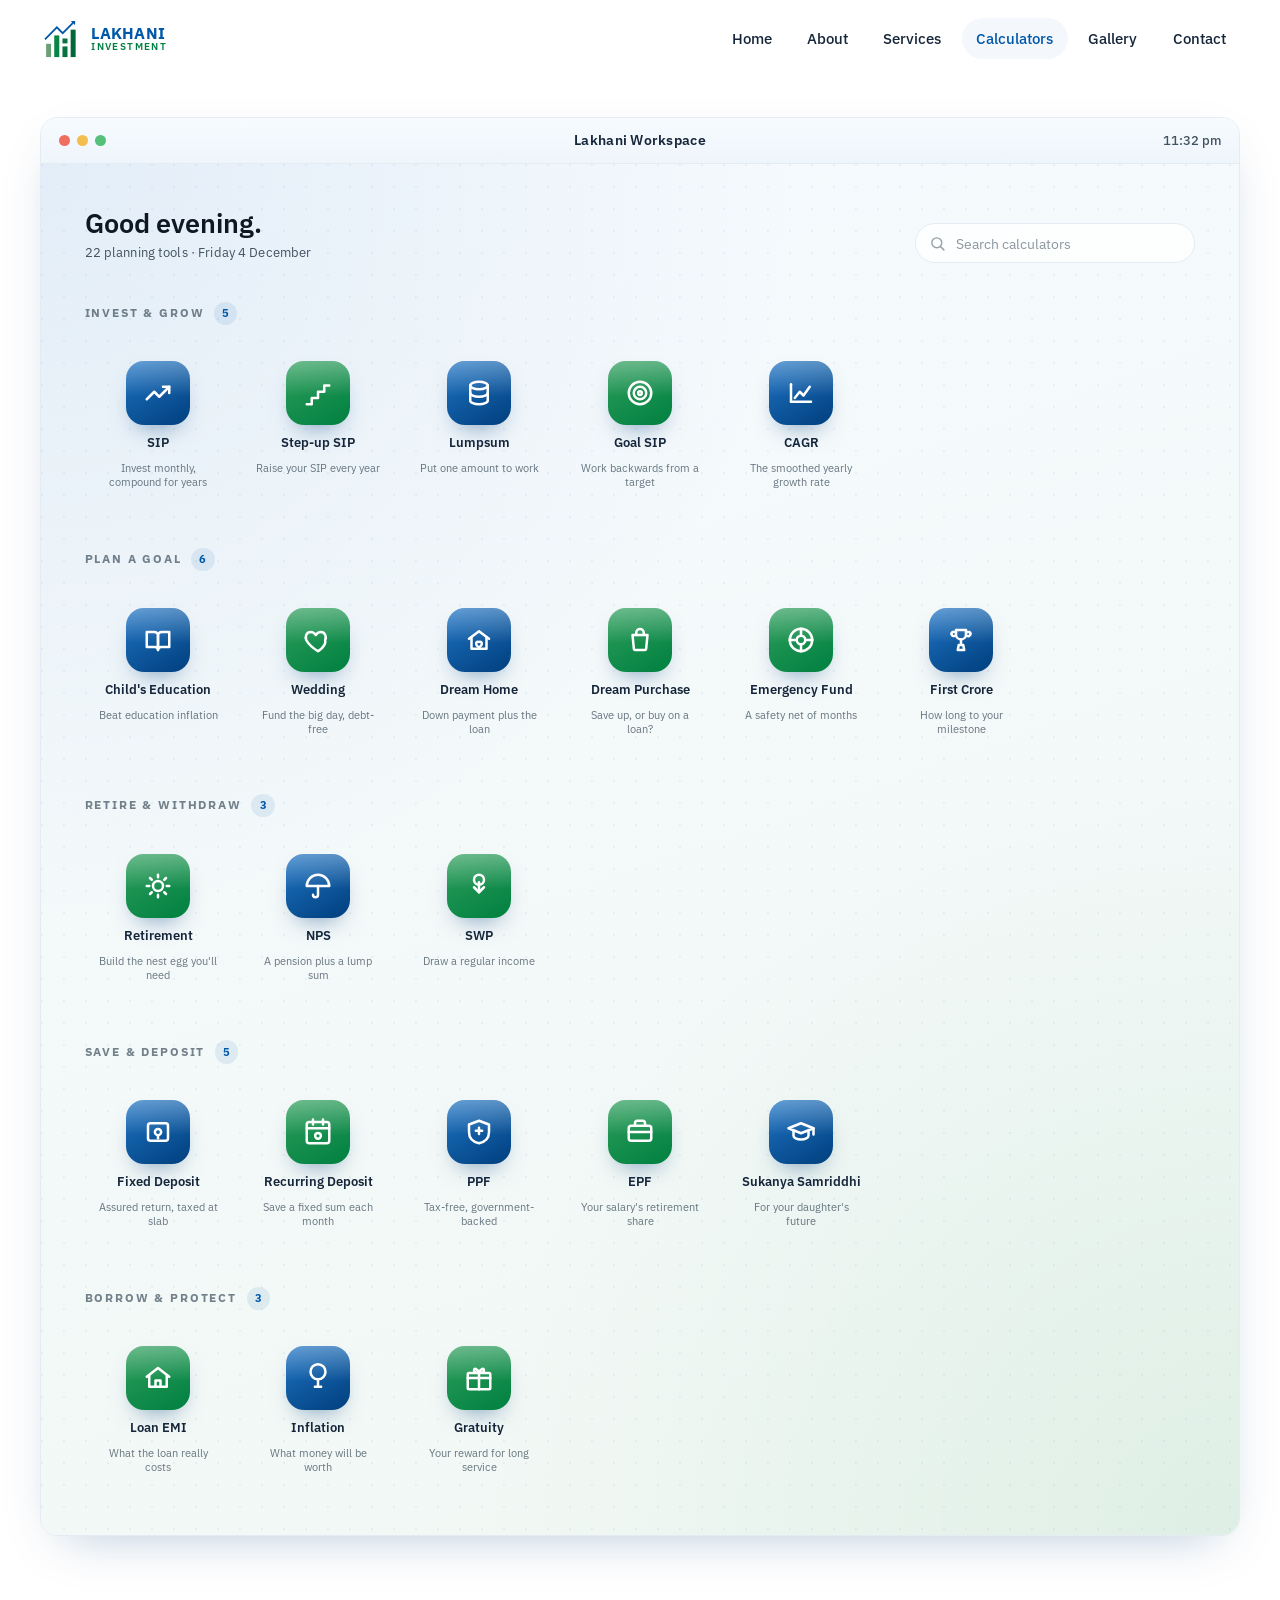
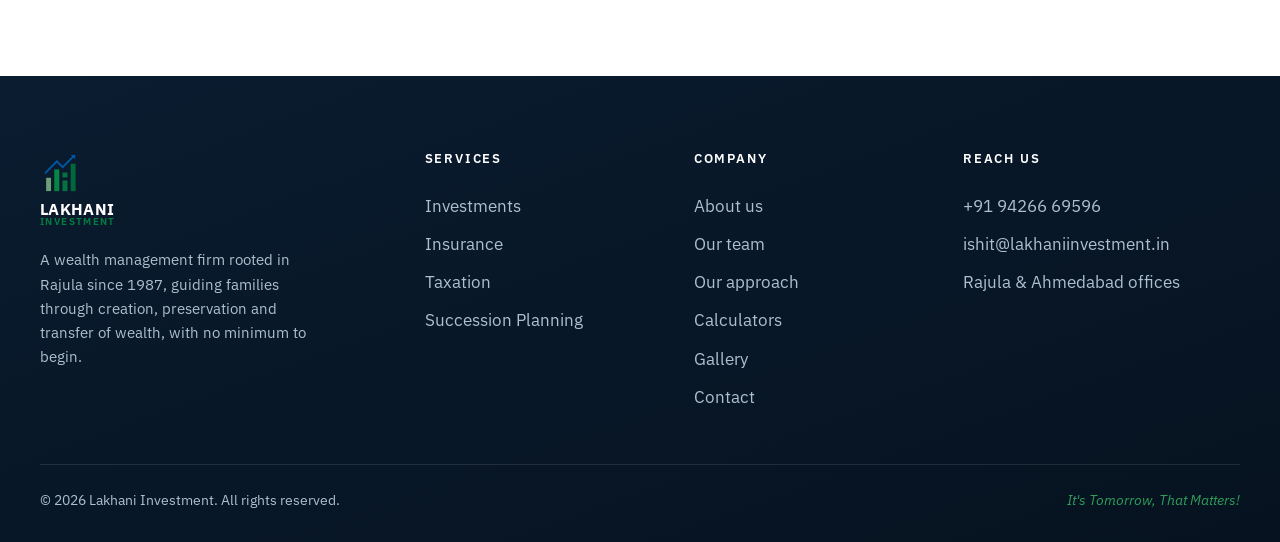
<file: calculators.html>
<!DOCTYPE html>
<html lang="en">
<head>
  <meta charset="UTF-8" />
  <meta name="viewport" content="width=device-width, initial-scale=1.0" />
  <title>Calculators · Lakhani Investment</title>
  <meta name="description" content="A workspace of financial calculators, from SIP and retirement to FD, EMI and PPF. Open an app, move the sliders and see what disciplined planning could become." />
  <link rel="icon" type="image/png" href="assets/logo.png" />
  <link rel="preconnect" href="https://fonts.googleapis.com" />
  <link rel="preconnect" href="https://fonts.gstatic.com" crossorigin />
  <link href="https://fonts.googleapis.com/css2?family=IBM+Plex+Mono:wght@500;600&family=IBM+Plex+Sans:wght@400;500;600;700&display=swap" rel="stylesheet" />
  <link rel="stylesheet" href="css/styles.css" />
</head>
<body class="calculators">
  <div id="nav-root"></div>

  <section class="section workspace-section">
    <div class="wrap">
      <div class="workspace reveal" data-delay="1">
        <div class="workspace-bar">
          <span class="ws-dots" aria-hidden="true"><i></i><i></i><i></i></span>
          <span class="ws-title">Lakhani Workspace</span>
          <span class="ws-clock" id="wsClock" aria-hidden="true">--:--</span>
        </div>
        <div class="workspace-screen">
          <div id="appDeck" class="app-deck">
            <noscript><p style="text-align:center;color:var(--body)">These calculators need JavaScript enabled.</p></noscript>
          </div>
        </div>
      </div>
    </div>
  </section>

  <!-- Calculator window (modal). Contents are built by js/calculators.js. -->
  <div class="calc-modal" id="calcModal" hidden>
    <div class="calc-modal-backdrop" data-close></div>
    <div class="calc-window" id="calcWindow" role="dialog" aria-modal="true" aria-labelledby="cwTitle"></div>
  </div>

  <div id="footer-root"></div>

  <script src="js/components.js"></script>
  <script src="js/main.js"></script>
  <script src="js/fx.js"></script>
  <script src="js/calculators.js"></script>
</body>
</html>
</file>
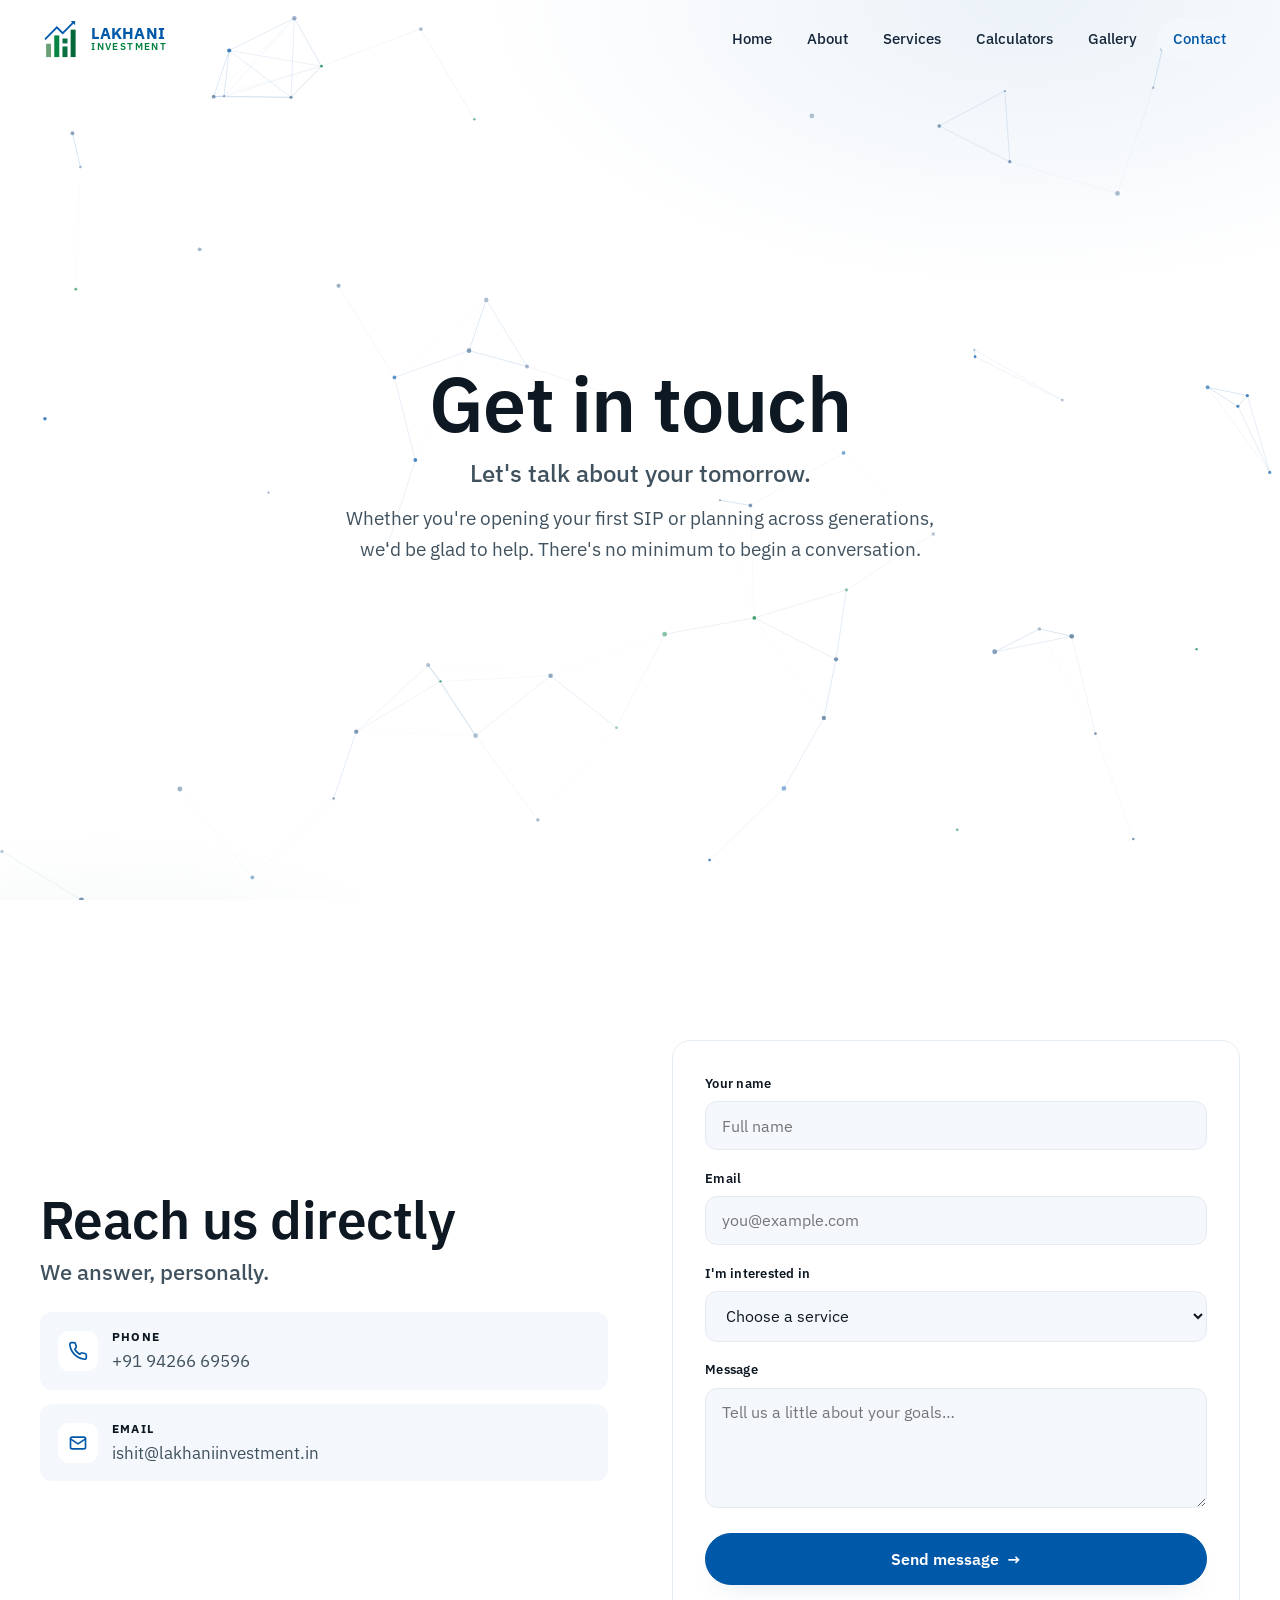
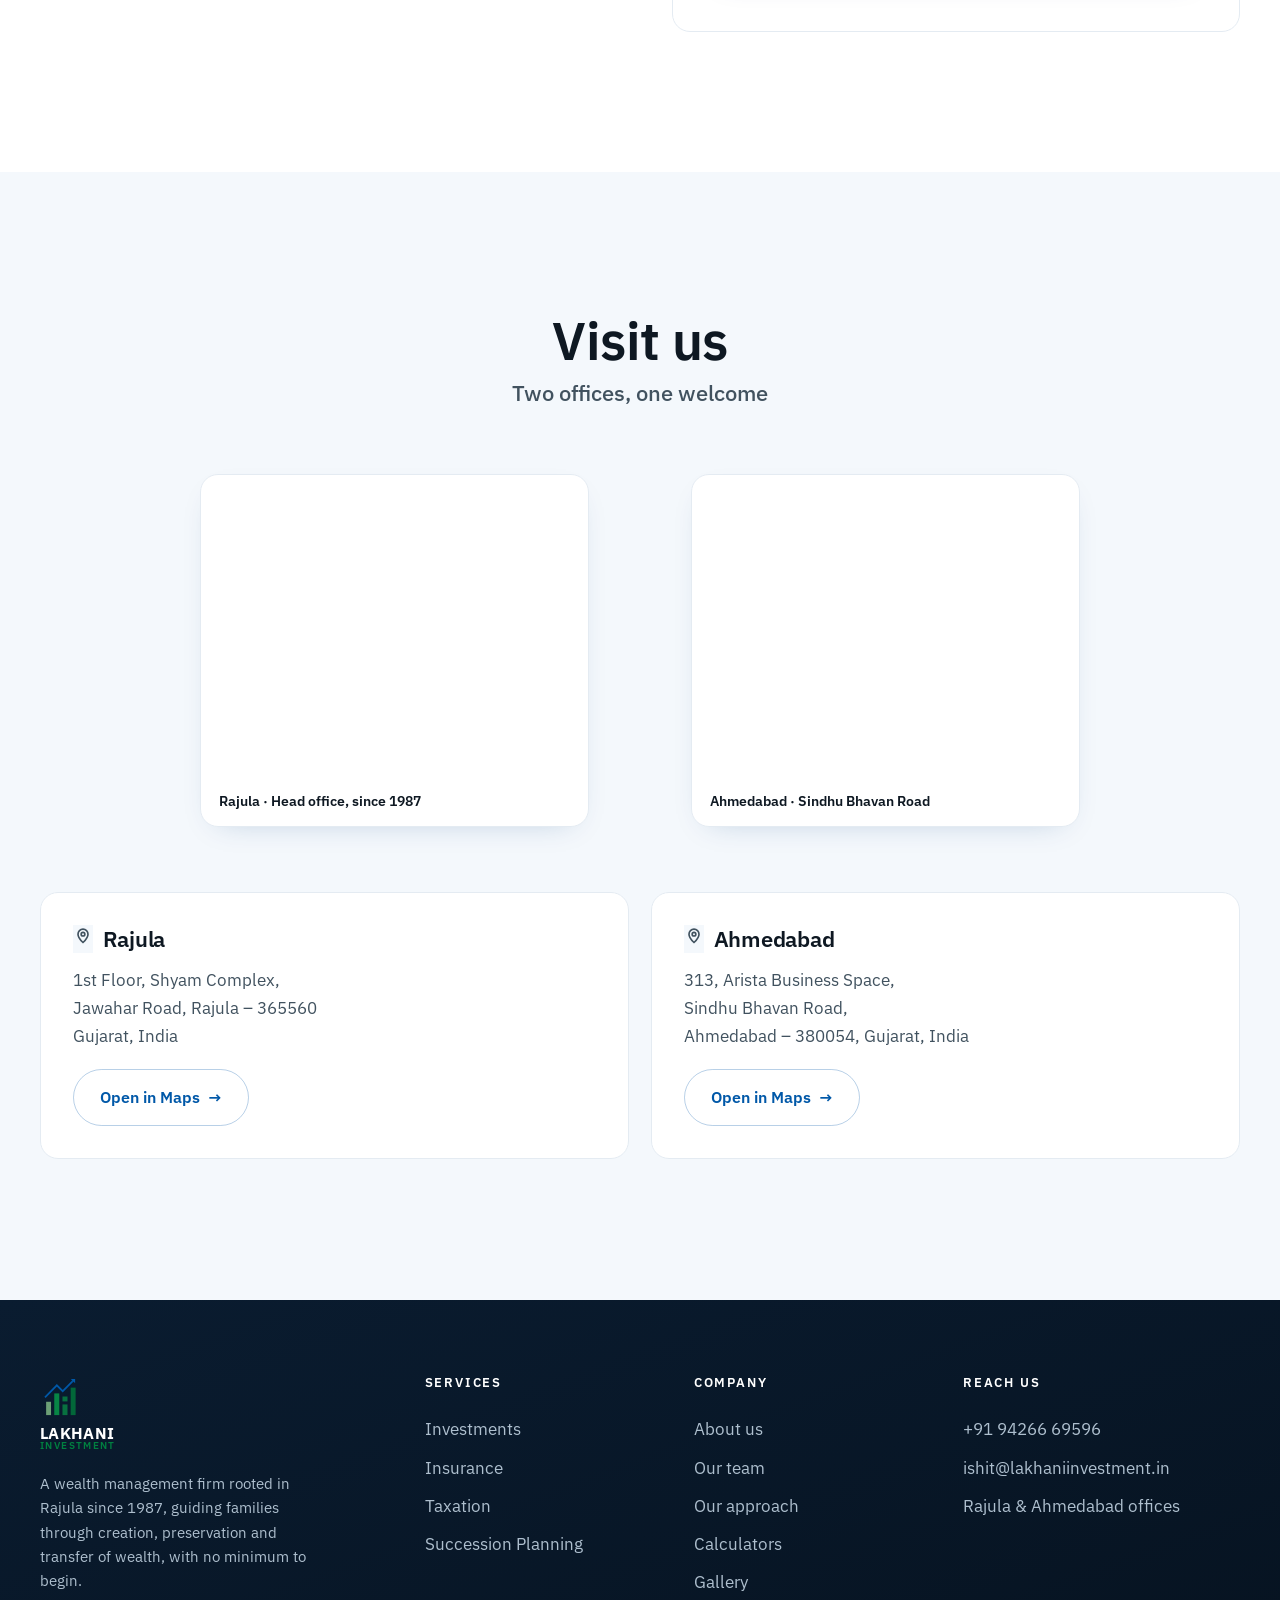
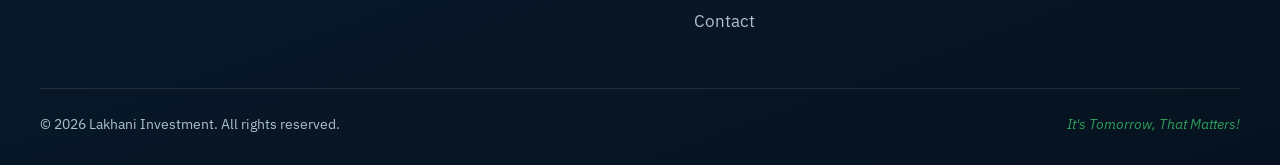
<file: contact.html>
<!DOCTYPE html>
<html lang="en">
<head>
  <meta charset="UTF-8" />
  <meta name="viewport" content="width=device-width, initial-scale=1.0" />
  <title>Contact · Lakhani Investment</title>
  <meta name="description" content="Reach Lakhani Investment in Rajula or Ahmedabad. Call +91 94266 69596 or write to ishit@lakhaniinvestment.in." />
  <link rel="icon" type="image/png" href="assets/logo.png" />
  <link rel="preconnect" href="https://fonts.googleapis.com" />
  <link rel="preconnect" href="https://fonts.gstatic.com" crossorigin />
  <link href="https://fonts.googleapis.com/css2?family=IBM+Plex+Mono:wght@500;600&family=IBM+Plex+Sans:wght@400;500;600;700&display=swap" rel="stylesheet" />
  <link rel="stylesheet" href="css/styles.css" />
</head>
<body class="contact">
  <div id="nav-root"></div>

  <section class="page-hero hero-center" id="talk" data-fx-net>
    <div class="wrap reveal">
      <span class="eyebrow">Get in touch</span>
      <h1>Let's talk about your tomorrow.</h1>
      <p>Whether you're opening your first SIP or planning across generations, we'd be glad to help. There's no minimum to begin a conversation.</p>
    </div>
  </section>

  <section class="section">
    <div class="wrap">
      <div class="split">
        <!-- contact details -->
        <div class="split-body reveal-x">
          <span class="eyebrow">Reach us directly</span>
          <h2>We answer, personally.</h2>
          <div class="contact-rows">
            <div class="crow">
              <span class="ci"><svg width="20" height="20" viewBox="0 0 24 24" fill="none" stroke="currentColor" stroke-width="2" stroke-linecap="round" stroke-linejoin="round"><path d="M22 16.9v3a2 2 0 01-2.2 2 19.8 19.8 0 01-8.6-3 19.5 19.5 0 01-6-6 19.8 19.8 0 01-3-8.6A2 2 0 014.1 2h3a2 2 0 012 1.7c.1.9.4 1.8.7 2.7a2 2 0 01-.5 2.1L8.1 9.9a16 16 0 006 6l1.4-1.2a2 2 0 012.1-.4c.9.3 1.8.6 2.7.7a2 2 0 011.7 2z"/></svg></span>
              <div><b>Phone</b><a href="tel:+919426669596">+91 94266 69596</a></div>
            </div>
            <div class="crow">
              <span class="ci"><svg width="20" height="20" viewBox="0 0 24 24" fill="none" stroke="currentColor" stroke-width="2" stroke-linecap="round" stroke-linejoin="round"><rect x="3" y="5" width="18" height="14" rx="2"/><path d="M3 7l9 6 9-6"/></svg></span>
              <div><b>Email</b><a href="mailto:ishit@lakhaniinvestment.in">ishit@lakhaniinvestment.in</a></div>
            </div>
          </div>
        </div>

        <!-- form -->
        <div class="split-media reveal" data-delay="1" id="form">
          <form class="form" id="contactForm" novalidate>
            <div class="field">
              <label for="name">Your name</label>
              <input id="name" name="name" type="text" placeholder="Full name" required />
            </div>
            <div class="field">
              <label for="email">Email</label>
              <input id="email" name="email" type="email" placeholder="you@example.com" required />
            </div>
            <div class="field">
              <label for="topic">I'm interested in</label>
              <select id="topic" name="topic">
                <option value="" disabled selected hidden>Choose a service</option>
                <optgroup label="Investments">
                  <option>Mutual Funds</option>
                  <option>Portfolio Management (PMS)</option>
                  <option>Alternative Investment Funds</option>
                  <option>Global Investment · GIFT City</option>
                </optgroup>
                <optgroup label="Insurance">
                  <option>Term Insurance</option>
                  <option>Mediclaim</option>
                </optgroup>
                <optgroup label="Taxation">
                  <option>Income Tax</option>
                  <option>GST</option>
                  <option>FEMA</option>
                </optgroup>
                <optgroup label="Succession Planning">
                  <option>Will</option>
                  <option>Private Family Trust</option>
                </optgroup>
                <option>Something else</option>
              </select>
            </div>
            <div class="field">
              <label for="message">Message</label>
              <textarea id="message" name="message" placeholder="Tell us a little about your goals…"></textarea>
            </div>
            <button class="btn" type="submit" style="width:100%;justify-content:center">Send message <span class="arr">→</span></button>
            <p id="formNote" style="margin:0.9rem 0 0;font-size:0.86rem;color:var(--body)"></p>
          </form>
        </div>
      </div>
    </div>
  </section>

  <!-- OFFICES -->
  <section class="section tint" id="offices">
    <div class="wrap">
      <div class="section-head center reveal">
        <span class="eyebrow">Visit us</span>
        <h2>Two offices, one welcome</h2>
      </div>

      <div class="maps-real reveal" data-delay="1">
        <figure class="map-embed">
          <iframe src="https://maps.google.com/maps?q=Shyam+Complex+Jawahar+Road+Rajula+365560&z=15&output=embed" loading="lazy" referrerpolicy="no-referrer-when-downgrade" title="Map of our Rajula head office"></iframe>
          <figcaption>Rajula · Head office, since 1987</figcaption>
        </figure>
        <figure class="map-embed">
          <iframe src="https://maps.google.com/maps?q=Arista+Business+Space+Sindhu+Bhavan+Road+Ahmedabad+380054&z=15&output=embed" loading="lazy" referrerpolicy="no-referrer-when-downgrade" title="Map of our Ahmedabad office"></iframe>
          <figcaption>Ahmedabad · Sindhu Bhavan Road</figcaption>
        </figure>
      </div>

      <div class="contact-grid">
        <div class="office reveal" data-tilt data-delay="1">
          <div class="city">
            <span class="ci" style="background:var(--bg-tint);box-shadow:none"><svg width="20" height="20" viewBox="0 0 24 24" fill="none" stroke="currentColor" stroke-width="2" stroke-linecap="round" stroke-linejoin="round"><path d="M12 21s-6-5.7-6-10a6 6 0 1112 0c0 4.3-6 10-6 10z"/><circle cx="12" cy="11" r="2.2"/></svg></span>
            <h3>Rajula</h3>
          </div>
          <address>1st Floor, Shyam Complex,<br />Jawahar Road, Rajula – 365560<br />Gujarat, India</address>
          <a class="btn btn--ghost" style="margin-top:1.2rem" href="https://www.google.com/maps/search/?api=1&query=Shyam+Complex+Jawahar+Road+Rajula+365560" target="_blank" rel="noopener">Open in Maps <span class="arr">→</span></a>
        </div>
        <div class="office reveal" data-tilt data-delay="2">
          <div class="city">
            <span class="ci" style="background:var(--bg-tint);box-shadow:none"><svg width="20" height="20" viewBox="0 0 24 24" fill="none" stroke="currentColor" stroke-width="2" stroke-linecap="round" stroke-linejoin="round"><path d="M12 21s-6-5.7-6-10a6 6 0 1112 0c0 4.3-6 10-6 10z"/><circle cx="12" cy="11" r="2.2"/></svg></span>
            <h3>Ahmedabad</h3>
          </div>
          <address>313, Arista Business Space,<br />Sindhu Bhavan Road,<br />Ahmedabad – 380054, Gujarat, India</address>
          <a class="btn btn--ghost" style="margin-top:1.2rem" href="https://www.google.com/maps/search/?api=1&query=Arista+Business+Space+Sindhu+Bhavan+Road+Ahmedabad+380054" target="_blank" rel="noopener">Open in Maps <span class="arr">→</span></a>
        </div>
      </div>
    </div>
  </section>

  <div id="footer-root"></div>
  <script src="js/components.js"></script>
  <script src="js/main.js"></script>
  <script src="js/fx.js"></script>
  <script>
    // Build a mailto from the form so it works on a static host with no backend.
    (function () {
      var form = document.getElementById("contactForm");
      if (!form) return;
      var note = document.getElementById("formNote");
      form.addEventListener("submit", function (e) {
        e.preventDefault();
        var name = form.name.value.trim();
        var email = form.email.value.trim();
        if (!name || !email) { note.textContent = "Please add your name and email."; note.style.color = "#c0392b"; return; }
        var topic = form.topic.value || "General enquiry";
        var subject = encodeURIComponent("Enquiry: " + topic + " - " + name);
        var body = encodeURIComponent(
          "Name: " + name + "\nEmail: " + email + "\nInterested in: " + topic +
          "\n\n" + form.message.value
        );
        window.location.href = "mailto:ishit@lakhaniinvestment.in?subject=" + subject + "&body=" + body;
        note.textContent = "Opening your email app… if nothing happens, write to ishit@lakhaniinvestment.in.";
        note.style.color = "var(--green)";
      });
    })();

    // Pre-select the form when arriving from a service "Enquire now" link, e.g.
    // contact.html?service=Mutual+Funds — the exact sub-service option is chosen
    // in the grouped dropdown (topic is kept as a fallback).
    (function () {
      var params = new URLSearchParams(location.search);
      var sel = document.getElementById("topic");
      if (!sel) return;
      function norm(s) { return (s || "").toLowerCase().replace(/[^a-z0-9]/g, ""); }
      var want = norm(params.get("service")) || norm(params.get("topic"));
      if (!want) return;
      for (var i = 0; i < sel.options.length; i++) {
        if (norm(sel.options[i].value) === want) { sel.selectedIndex = i; break; }
      }
    })();
  </script>
</body>
</html>
</file>
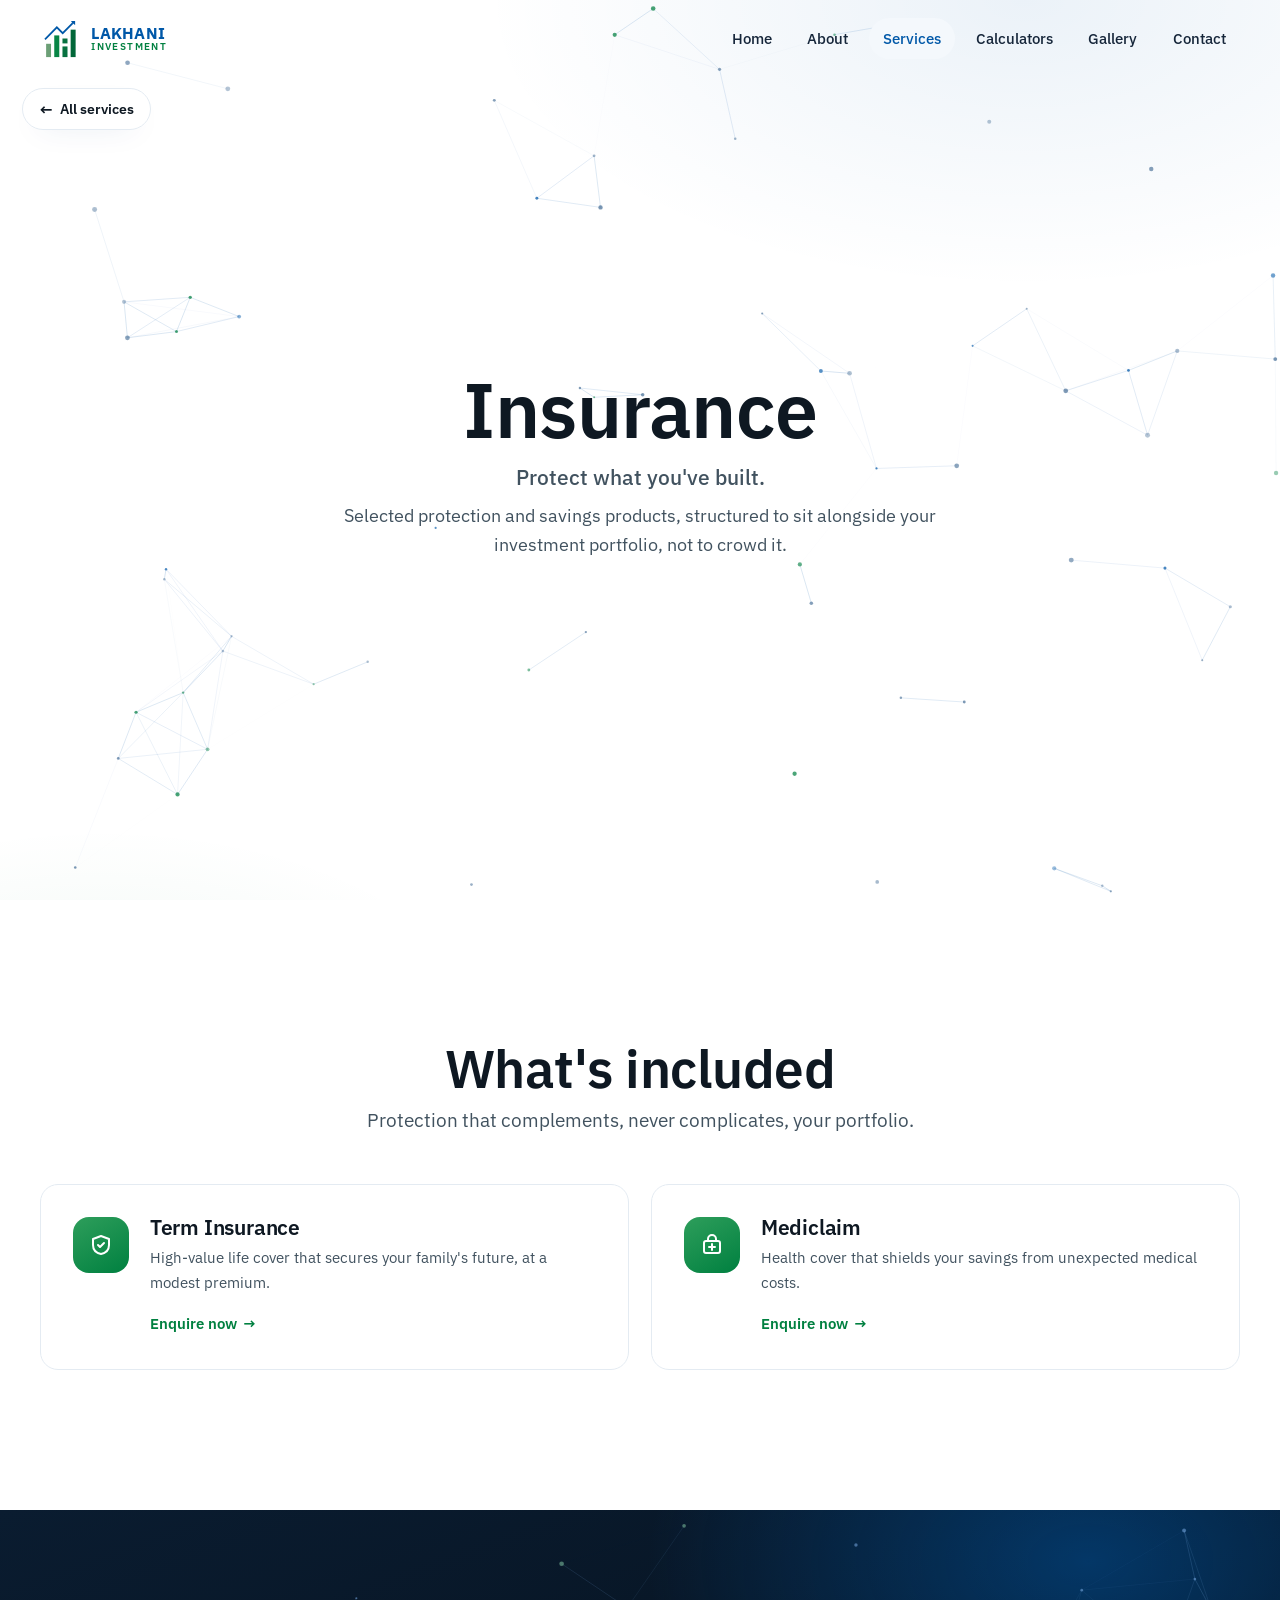
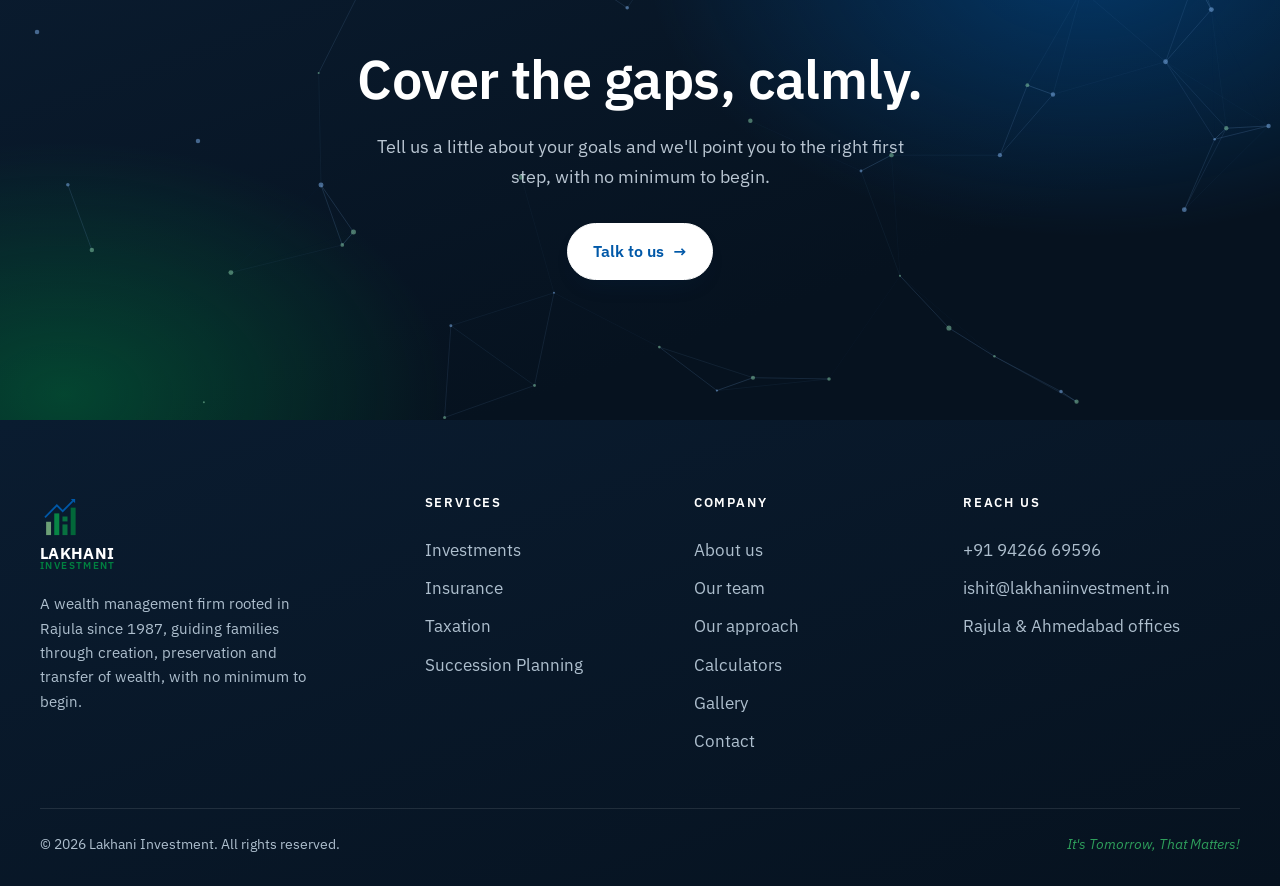
<file: insurance.html>
<!DOCTYPE html>
<html lang="en">
<head>
  <meta charset="UTF-8" />
  <meta name="viewport" content="width=device-width, initial-scale=1.0" />
  <title>Insurance · Lakhani Investment</title>
  <meta name="description" content="Selected protection and savings products, term insurance and mediclaim, structured to sit alongside your investment portfolio, not to crowd it." />
  <link rel="icon" type="image/png" href="assets/logo.png" />
  <link rel="preconnect" href="https://fonts.googleapis.com" />
  <link rel="preconnect" href="https://fonts.gstatic.com" crossorigin />
  <link href="https://fonts.googleapis.com/css2?family=IBM+Plex+Mono:wght@500;600&family=IBM+Plex+Sans:wght@400;500;600;700&display=swap" rel="stylesheet" />
  <link rel="stylesheet" href="css/styles.css" />
</head>
<body>
  <div id="nav-root"></div>

  <section class="page-hero hero-center svc-hero" data-fx-net>
    <div class="wrap reveal">
      <span class="eyebrow">Insurance</span>
      <h1>Protect what you've built.</h1>
      <p>Selected protection and savings products, structured to sit alongside your investment portfolio, not to crowd it.</p>
    </div>
  </section>

  <section class="section" id="offerings">
    <div class="wrap">
      <div class="section-head center reveal">
        <span class="eyebrow">What's included</span>
        <p class="lead">Protection that complements, never complicates, your portfolio.</p>
      </div>
      <div class="svc-grid">
        <div class="svc is-green reveal" data-tilt data-delay="1"><div class="ticon"><svg width="24" height="24" viewBox="0 0 24 24" fill="none" stroke="currentColor" stroke-width="2" stroke-linecap="round" stroke-linejoin="round"><path d="M12 3l8 3v6c0 5-3.5 8-8 9-4.5-1-8-4-8-9V6z"/><path d="M9 12l2 2 4-4"/></svg></div><div><h3>Term Insurance</h3><p>High-value life cover that secures your family's future, at a modest premium.</p><a class="svc-cta" href="contact.html?topic=Insurance&amp;service=Term+Insurance#form">Enquire now <span class="arr">→</span></a></div></div>
        <div class="svc is-green reveal" data-tilt data-delay="2"><div class="ticon"><svg width="24" height="24" viewBox="0 0 24 24" fill="none" stroke="currentColor" stroke-width="2" stroke-linecap="round" stroke-linejoin="round"><rect x="4" y="8" width="16" height="12" rx="2"/><path d="M12 11v6M9 14h6M8 8V6a4 4 0 018 0v2"/></svg></div><div><h3>Mediclaim</h3><p>Health cover that shields your savings from unexpected medical costs.</p><a class="svc-cta" href="contact.html?topic=Insurance&amp;service=Mediclaim#form">Enquire now <span class="arr">→</span></a></div></div>
      </div>
    </div>
  </section>

  <section class="section ink-bg cta-band" data-fx-net data-fx-dark>
    <div class="wrap reveal">
      <h2>Cover the gaps, calmly.</h2>
      <p>Tell us a little about your goals and we'll point you to the right first step, with no minimum to begin.</p>
      <a class="btn btn--white" href="contact.html#talk">Talk to us <span class="arr">→</span></a>
    </div>
  </section>

  <div id="footer-root"></div>
  <script src="js/components.js"></script>
  <script src="js/main.js"></script>
  <script src="js/fx.js"></script>
</body>
</html>
</file>
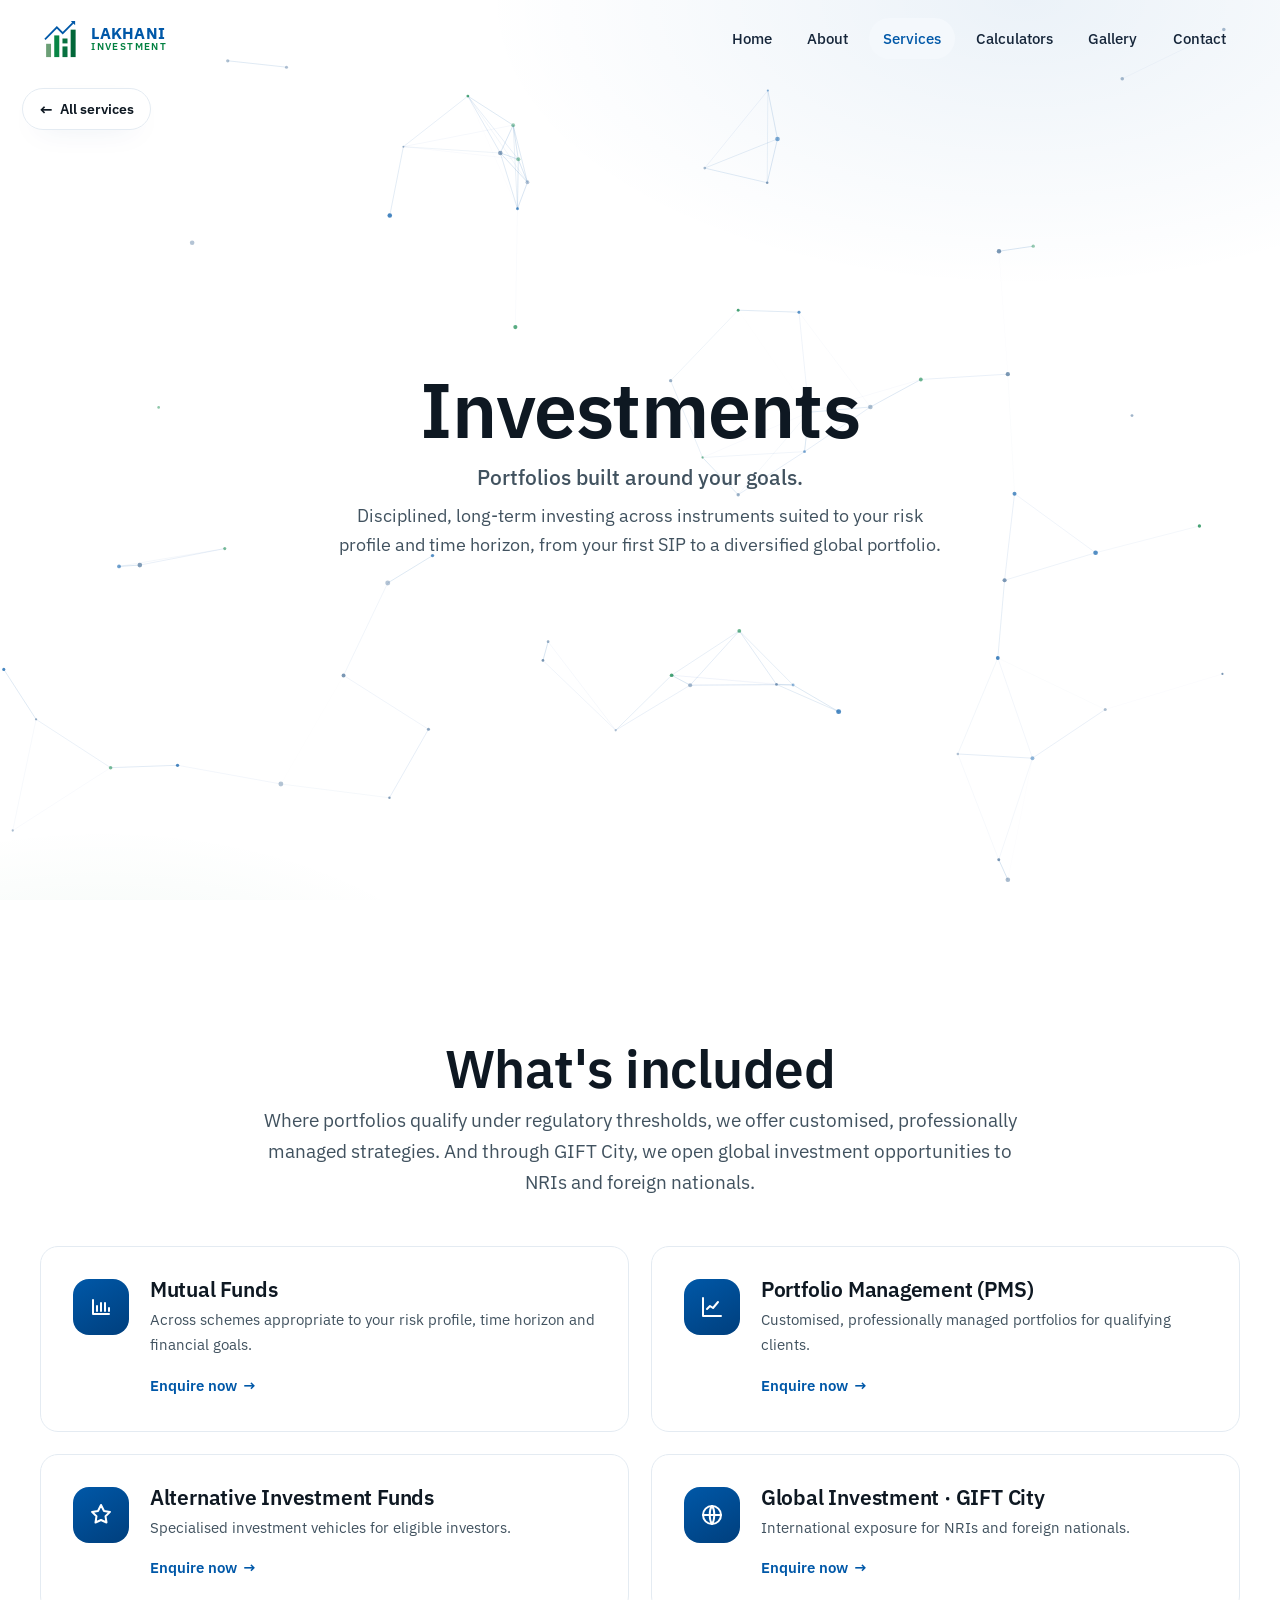
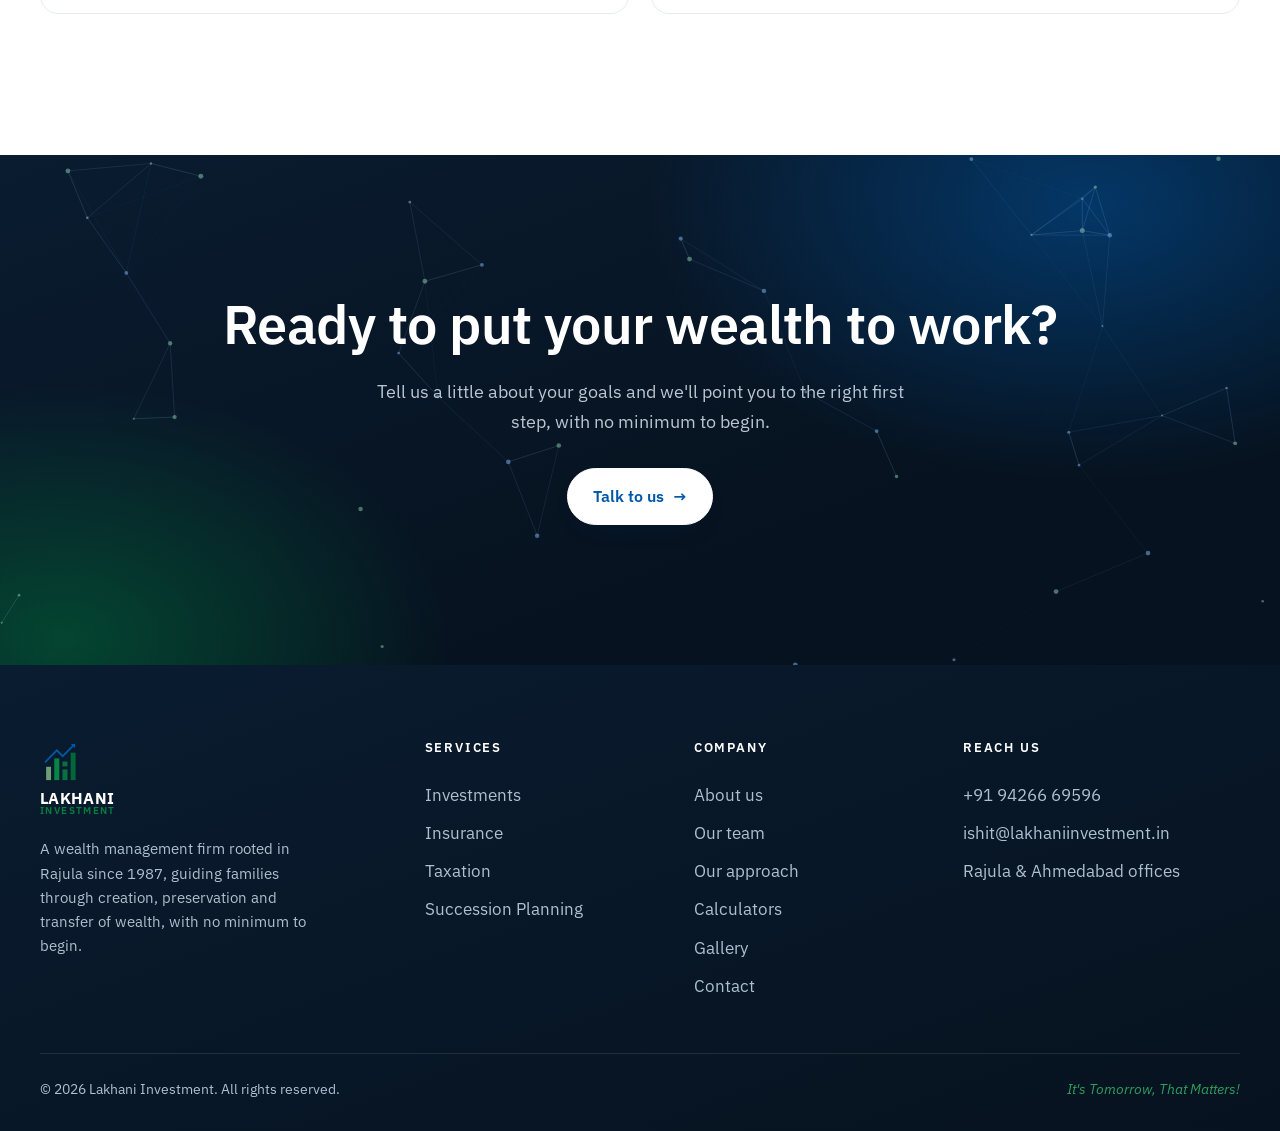
<file: investments.html>
<!DOCTYPE html>
<html lang="en">
<head>
  <meta charset="UTF-8" />
  <meta name="viewport" content="width=device-width, initial-scale=1.0" />
  <title>Investments · Lakhani Investment</title>
  <meta name="description" content="Disciplined, long-term investing across Mutual Funds, PMS, AIFs and GIFT City, built around your goals, risk profile and time horizon." />
  <link rel="icon" type="image/png" href="assets/logo.png" />
  <link rel="preconnect" href="https://fonts.googleapis.com" />
  <link rel="preconnect" href="https://fonts.gstatic.com" crossorigin />
  <link href="https://fonts.googleapis.com/css2?family=IBM+Plex+Mono:wght@500;600&family=IBM+Plex+Sans:wght@400;500;600;700&display=swap" rel="stylesheet" />
  <link rel="stylesheet" href="css/styles.css" />
</head>
<body>
  <div id="nav-root"></div>

  <section class="page-hero hero-center svc-hero" data-fx-net>
    <div class="wrap reveal">
      <span class="eyebrow">Investments</span>
      <h1>Portfolios built around your goals.</h1>
      <p>Disciplined, long-term investing across instruments suited to your risk profile and time horizon, from your first SIP to a diversified global portfolio.</p>
    </div>
  </section>

  <section class="section" id="offerings">
    <div class="wrap">
      <div class="section-head center reveal">
        <span class="eyebrow">What's included</span>
        <p class="lead">Where portfolios qualify under regulatory thresholds, we offer customised, professionally managed strategies. And through GIFT City, we open global investment opportunities to NRIs and foreign nationals.</p>
      </div>
      <div class="svc-grid">
        <div class="svc reveal" data-tilt data-delay="1"><div class="ticon"><svg width="24" height="24" viewBox="0 0 24 24" fill="none" stroke="currentColor" stroke-width="2" stroke-linecap="round" stroke-linejoin="round"><path d="M4 19V5M4 19h16M8 16v-5M12 16V8M16 16v-8M20 16v-3"/></svg></div><div><h3>Mutual Funds</h3><p>Across schemes appropriate to your risk profile, time horizon and financial goals.</p><a class="svc-cta" href="contact.html?topic=Investments&amp;service=Mutual+Funds#form">Enquire now <span class="arr">→</span></a></div></div>
        <div class="svc reveal" data-tilt data-delay="2"><div class="ticon"><svg width="24" height="24" viewBox="0 0 24 24" fill="none" stroke="currentColor" stroke-width="2" stroke-linecap="round" stroke-linejoin="round"><path d="M3 3v18h18M7 14l3-3 3 2 5-6"/></svg></div><div><h3>Portfolio Management (PMS)</h3><p>Customised, professionally managed portfolios for qualifying clients.</p><a class="svc-cta" href="contact.html?topic=Investments&amp;service=Portfolio+Management+%28PMS%29#form">Enquire now <span class="arr">→</span></a></div></div>
        <div class="svc reveal" data-tilt data-delay="3"><div class="ticon"><svg width="24" height="24" viewBox="0 0 24 24" fill="none" stroke="currentColor" stroke-width="2" stroke-linecap="round" stroke-linejoin="round"><path d="M12 2l3 6 6 .9-4.5 4.3 1 6.3L12 17l-5.5 2.5 1-6.3L3 8.9 9 8z"/></svg></div><div><h3>Alternative Investment Funds</h3><p>Specialised investment vehicles for eligible investors.</p><a class="svc-cta" href="contact.html?topic=Investments&amp;service=Alternative+Investment+Funds#form">Enquire now <span class="arr">→</span></a></div></div>
        <div class="svc reveal" data-tilt data-delay="4"><div class="ticon"><svg width="24" height="24" viewBox="0 0 24 24" fill="none" stroke="currentColor" stroke-width="2" stroke-linecap="round" stroke-linejoin="round"><circle cx="12" cy="12" r="9"/><path d="M3 12h18M12 3c3 3.5 3 14 0 18M12 3c-3 3.5-3 14 0 18"/></svg></div><div><h3>Global Investment · GIFT City</h3><p>International exposure for NRIs and foreign nationals.</p><a class="svc-cta" href="contact.html?topic=Investments&amp;service=Global+Investment+GIFT+City#form">Enquire now <span class="arr">→</span></a></div></div>
      </div>
    </div>
  </section>

  <section class="section ink-bg cta-band" data-fx-net data-fx-dark>
    <div class="wrap reveal">
      <h2>Ready to put your wealth to work?</h2>
      <p>Tell us a little about your goals and we'll point you to the right first step, with no minimum to begin.</p>
      <a class="btn btn--white" href="contact.html#talk">Talk to us <span class="arr">→</span></a>
    </div>
  </section>

  <div id="footer-root"></div>
  <script src="js/components.js"></script>
  <script src="js/main.js"></script>
  <script src="js/fx.js"></script>
</body>
</html>
</file>
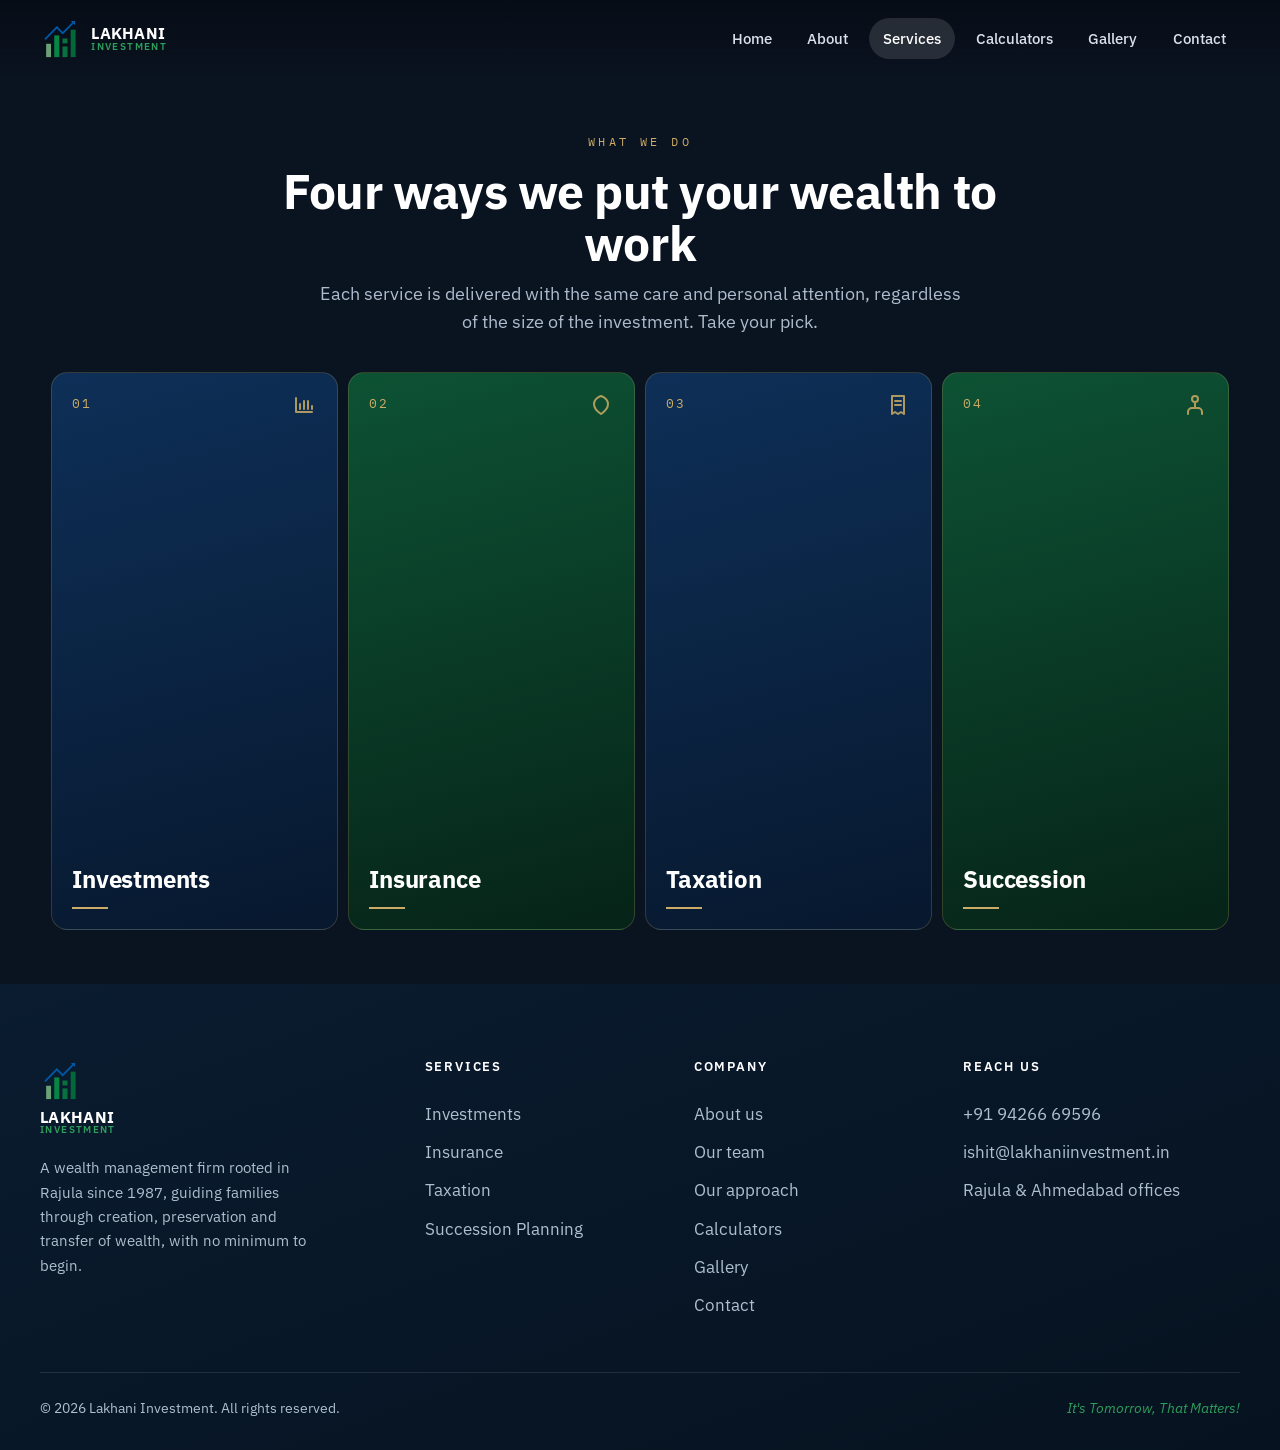
<file: services.html>
<!DOCTYPE html>
<html lang="en">
<head>
  <meta charset="UTF-8" />
  <meta name="viewport" content="width=device-width, initial-scale=1.0" />
  <title>Services · Lakhani Investment</title>
  <meta name="description" content="Investments, insurance, taxation and succession planning, each delivered with the same care and personal attention regardless of the size of the investment. Take your pick." />
  <link rel="icon" type="image/png" href="assets/logo.png" />
  <link rel="preconnect" href="https://fonts.googleapis.com" />
  <link rel="preconnect" href="https://fonts.gstatic.com" crossorigin />
  <link href="https://fonts.googleapis.com/css2?family=IBM+Plex+Mono:wght@500;600&family=IBM+Plex+Sans:wght@400;500;600;700&display=swap" rel="stylesheet" />
  <link rel="stylesheet" href="css/styles.css" />
</head>
<body class="quartet-page">
  <div id="nav-root"></div>

  <main class="quartet-stage">
    <header class="quartet-head reveal">
      <span class="qh-kicker">What we do</span>
      <h1 class="qh-title">Four ways we put your wealth to work</h1>
      <p class="qh-sub">Each service is delivered with the same care and personal attention, regardless of the size of the investment. Take your pick.</p>
    </header>

    <div class="quartet">

      <a class="qpanel reveal" data-delay="1" href="investments.html" aria-label="Investments: portfolios built around your goals">
        <span class="qp-index">01</span>
        <span class="qp-icon" aria-hidden="true"><svg viewBox="0 0 24 24" fill="none" stroke="currentColor" stroke-width="2" stroke-linecap="round" stroke-linejoin="round"><path d="M4 19V5M4 19h16M8 16v-5M12 16V8M16 16v-8M20 16v-3"/></svg></span>
        <span class="qp-base">
          <span class="qp-name">Investments</span>
          <span class="qp-rule" aria-hidden="true"></span>
          <span class="qp-detail">
            <span class="qp-head">Portfolios built around your goals.</span>
            <span class="qp-lead">Disciplined, long-term investing across instruments suited to your risk profile and time horizon.</span>
            <ul class="qp-list"><li>Mutual Funds</li><li>PMS</li><li>AIF</li><li>GIFT City</li></ul>
            <span class="qp-enter">Enter <span class="arr" aria-hidden="true">&rarr;</span></span>
          </span>
        </span>
      </a>

      <a class="qpanel is-green reveal" data-delay="2" href="insurance.html" aria-label="Insurance: protect what you have built">
        <span class="qp-index">02</span>
        <span class="qp-icon" aria-hidden="true"><svg viewBox="0 0 24 24" fill="none" stroke="currentColor" stroke-width="2" stroke-linecap="round" stroke-linejoin="round"><path d="M12 3s7 2 7 8c0 5-4 8-7 10-3-2-7-5-7-10 0-6 7-8 7-8z"/></svg></span>
        <span class="qp-base">
          <span class="qp-name">Insurance</span>
          <span class="qp-rule" aria-hidden="true"></span>
          <span class="qp-detail">
            <span class="qp-head">Protect what you've built.</span>
            <span class="qp-lead">Selected protection and savings products, structured to sit alongside your investment portfolio, not to crowd it.</span>
            <ul class="qp-list"><li>Term Insurance</li><li>Mediclaim</li></ul>
            <span class="qp-enter">Enter <span class="arr" aria-hidden="true">&rarr;</span></span>
          </span>
        </span>
      </a>

      <a class="qpanel reveal" data-delay="3" href="taxation.html" aria-label="Taxation: keep more of what you earn">
        <span class="qp-index">03</span>
        <span class="qp-icon" aria-hidden="true"><svg viewBox="0 0 24 24" fill="none" stroke="currentColor" stroke-width="2" stroke-linecap="round" stroke-linejoin="round"><path d="M6 3h12v18l-3-2-3 2-3-2-3 2zM9 8h6M9 12h6"/></svg></span>
        <span class="qp-base">
          <span class="qp-name">Taxation</span>
          <span class="qp-rule" aria-hidden="true"></span>
          <span class="qp-detail">
            <span class="qp-head">Keep more of what you earn.</span>
            <span class="qp-lead">Tax-efficient strategy woven through every part of your financial life, handled with the same diligence as your investments.</span>
            <ul class="qp-list"><li>Income Tax</li><li>GST</li><li>FEMA</li></ul>
            <span class="qp-enter">Enter <span class="arr" aria-hidden="true">&rarr;</span></span>
          </span>
        </span>
      </a>

      <a class="qpanel is-green reveal" data-delay="4" href="succession.html" aria-label="Succession planning: pass it on intentionally">
        <span class="qp-index">04</span>
        <span class="qp-icon" aria-hidden="true"><svg viewBox="0 0 24 24" fill="none" stroke="currentColor" stroke-width="2" stroke-linecap="round" stroke-linejoin="round"><path d="M12 3a3 3 0 100 6 3 3 0 000-6zM5 21v-2a4 4 0 014-4h6a4 4 0 014 4v2M12 9v6"/></svg></span>
        <span class="qp-base">
          <span class="qp-name">Succession</span>
          <span class="qp-rule" aria-hidden="true"></span>
          <span class="qp-detail">
            <span class="qp-head">Pass it on, intentionally.</span>
            <span class="qp-lead">Guiding wealth across generations, so that what is built and preserved passes safely and intentionally to those who come after.</span>
            <ul class="qp-list"><li>Will</li><li>Private Family Trust</li></ul>
            <span class="qp-enter">Enter <span class="arr" aria-hidden="true">&rarr;</span></span>
          </span>
        </span>
      </a>

    </div>
  </main>

  <div id="footer-root"></div>

  <script src="js/components.js"></script>
  <script src="js/main.js"></script>
  <script src="js/fx.js"></script>
</body>
</html>
</file>
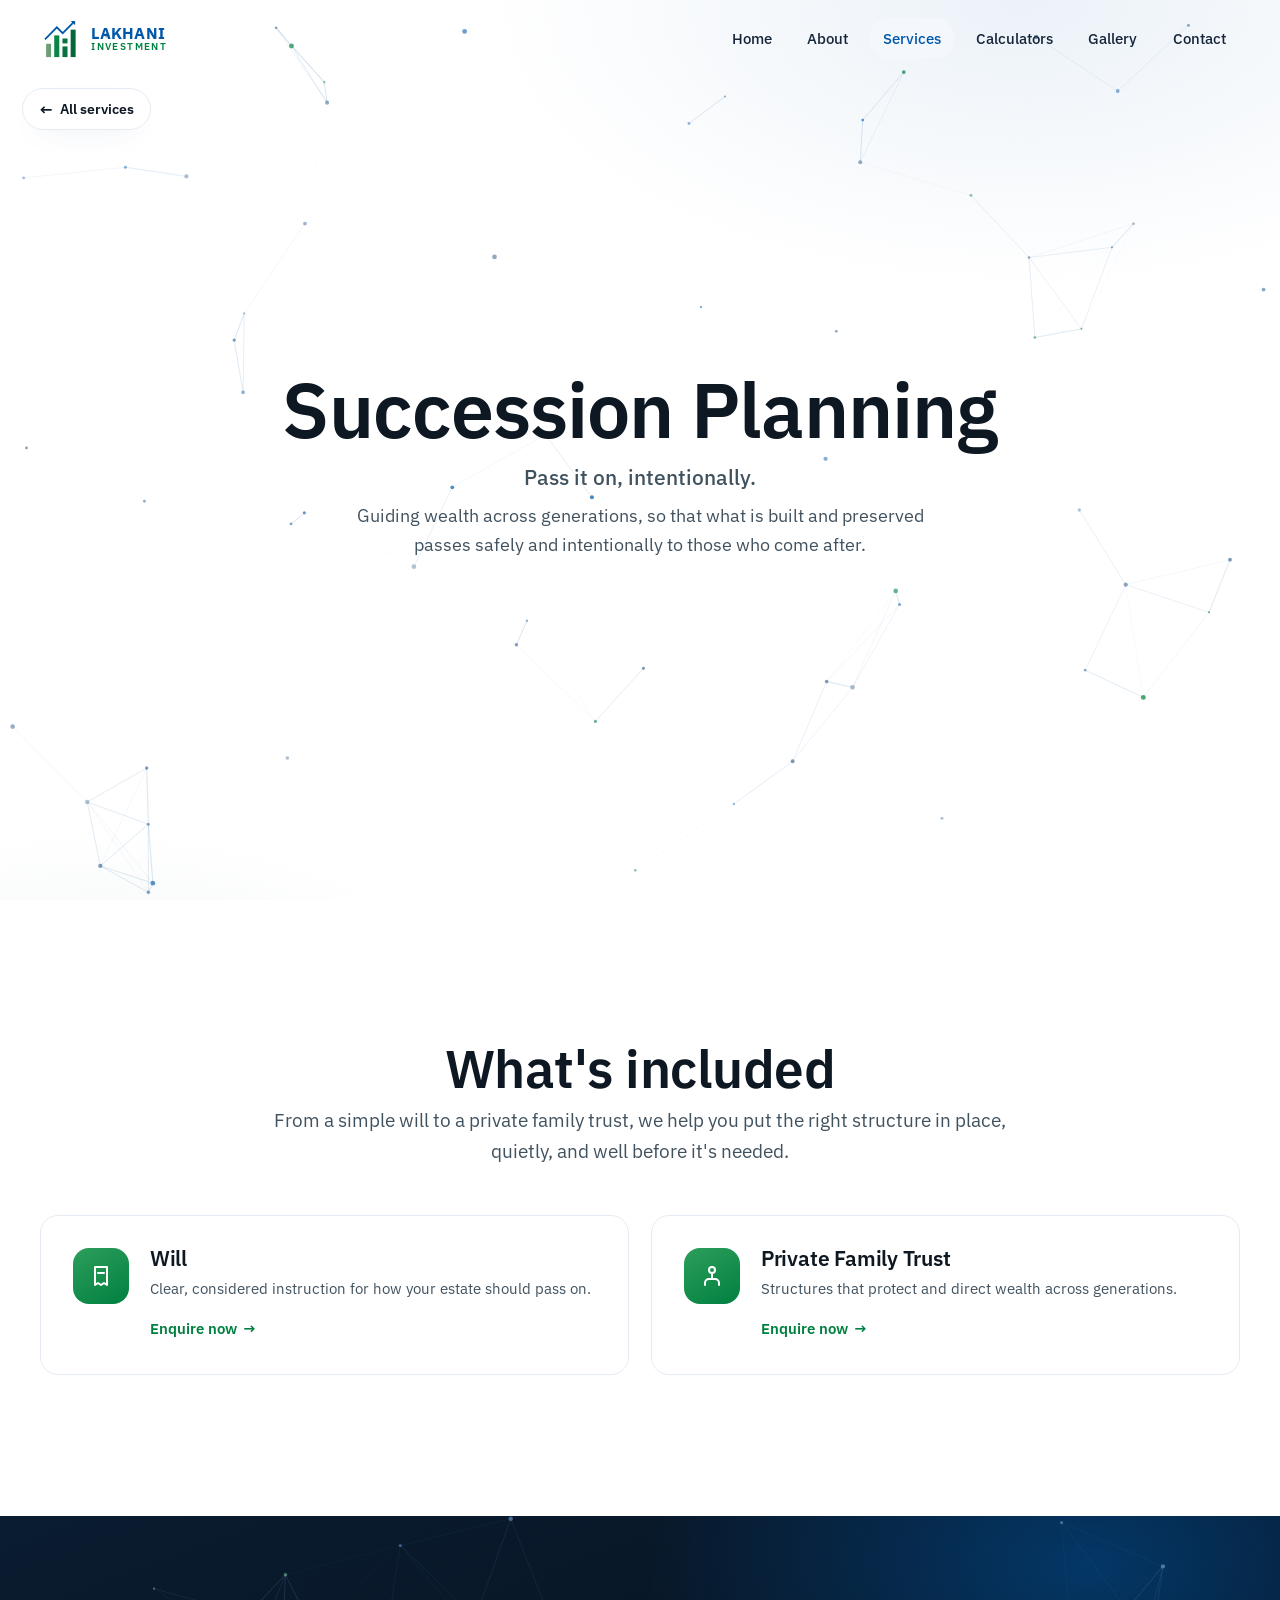
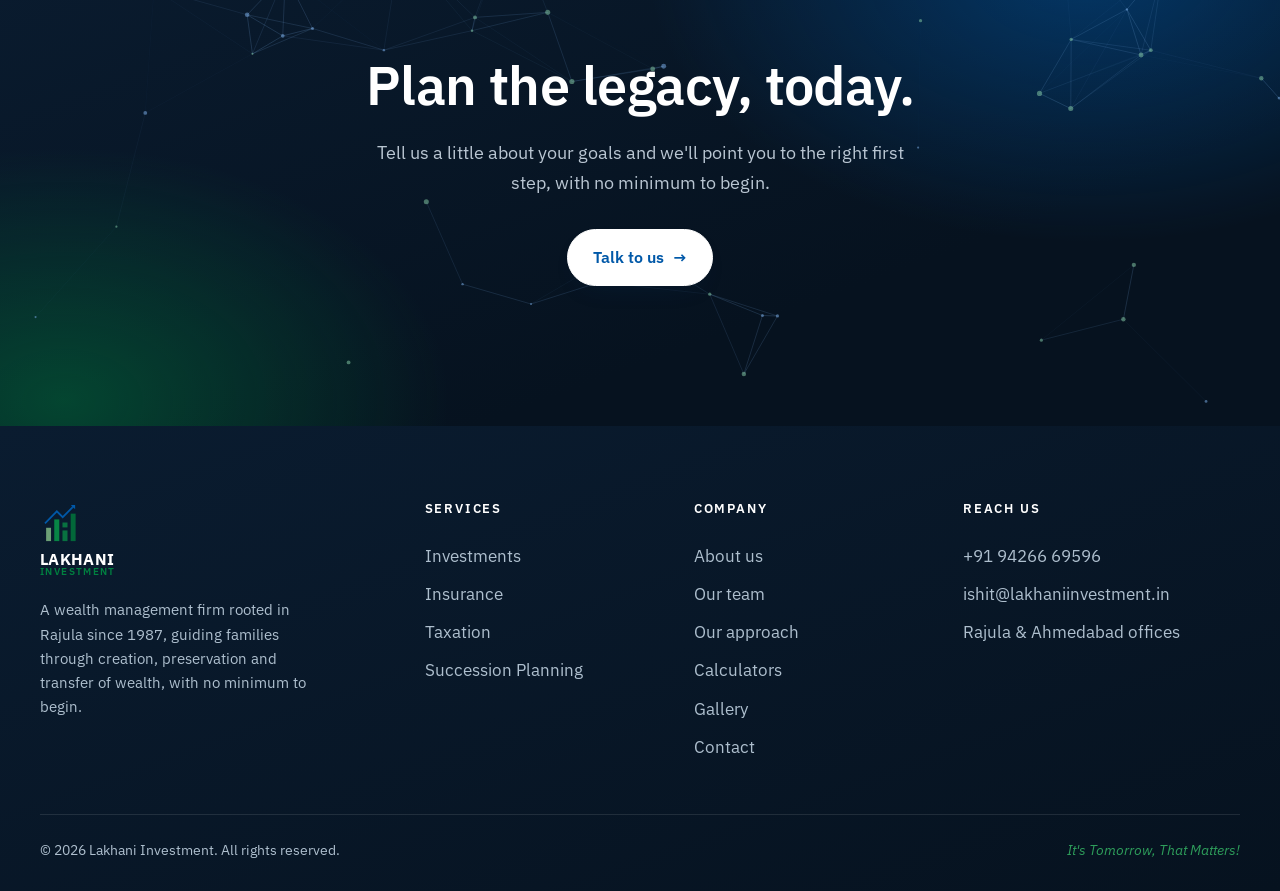
<file: succession.html>
<!DOCTYPE html>
<html lang="en">
<head>
  <meta charset="UTF-8" />
  <meta name="viewport" content="width=device-width, initial-scale=1.0" />
  <title>Succession Planning · Lakhani Investment</title>
  <meta name="description" content="Guiding wealth across generations through wills and private family trusts, so what is built and preserved passes safely and intentionally to those who come after." />
  <link rel="icon" type="image/png" href="assets/logo.png" />
  <link rel="preconnect" href="https://fonts.googleapis.com" />
  <link rel="preconnect" href="https://fonts.gstatic.com" crossorigin />
  <link href="https://fonts.googleapis.com/css2?family=IBM+Plex+Mono:wght@500;600&family=IBM+Plex+Sans:wght@400;500;600;700&display=swap" rel="stylesheet" />
  <link rel="stylesheet" href="css/styles.css" />
</head>
<body>
  <div id="nav-root"></div>

  <section class="page-hero hero-center svc-hero" data-fx-net>
    <div class="wrap reveal">
      <span class="eyebrow">Succession Planning</span>
      <h1>Pass it on, intentionally.</h1>
      <p>Guiding wealth across generations, so that what is built and preserved passes safely and intentionally to those who come after.</p>
    </div>
  </section>

  <section class="section" id="offerings">
    <div class="wrap">
      <div class="section-head center reveal">
        <span class="eyebrow">What's included</span>
        <p class="lead">From a simple will to a private family trust, we help you put the right structure in place, quietly, and well before it's needed.</p>
      </div>
      <div class="svc-grid">
        <div class="svc is-green reveal" data-tilt data-delay="1"><div class="ticon"><svg width="24" height="24" viewBox="0 0 24 24" fill="none" stroke="currentColor" stroke-width="2" stroke-linecap="round" stroke-linejoin="round"><path d="M6 3h12v18l-3-2-3 2-3-2-3 2zM9 9h6"/></svg></div><div><h3>Will</h3><p>Clear, considered instruction for how your estate should pass on.</p><a class="svc-cta" href="contact.html?topic=Succession+Planning&amp;service=Will#form">Enquire now <span class="arr">→</span></a></div></div>
        <div class="svc is-green reveal" data-tilt data-delay="2"><div class="ticon"><svg width="24" height="24" viewBox="0 0 24 24" fill="none" stroke="currentColor" stroke-width="2" stroke-linecap="round" stroke-linejoin="round"><path d="M12 3a3 3 0 100 6 3 3 0 000-6zM5 21v-2a4 4 0 014-4h6a4 4 0 014 4v2M12 9v6"/></svg></div><div><h3>Private Family Trust</h3><p>Structures that protect and direct wealth across generations.</p><a class="svc-cta" href="contact.html?topic=Succession+Planning&amp;service=Private+Family+Trust#form">Enquire now <span class="arr">→</span></a></div></div>
      </div>
    </div>
  </section>

  <section class="section ink-bg cta-band" data-fx-net data-fx-dark>
    <div class="wrap reveal">
      <h2>Plan the legacy, today.</h2>
      <p>Tell us a little about your goals and we'll point you to the right first step, with no minimum to begin.</p>
      <a class="btn btn--white" href="contact.html#talk">Talk to us <span class="arr">→</span></a>
    </div>
  </section>

  <div id="footer-root"></div>
  <script src="js/components.js"></script>
  <script src="js/main.js"></script>
  <script src="js/fx.js"></script>
</body>
</html>
</file>
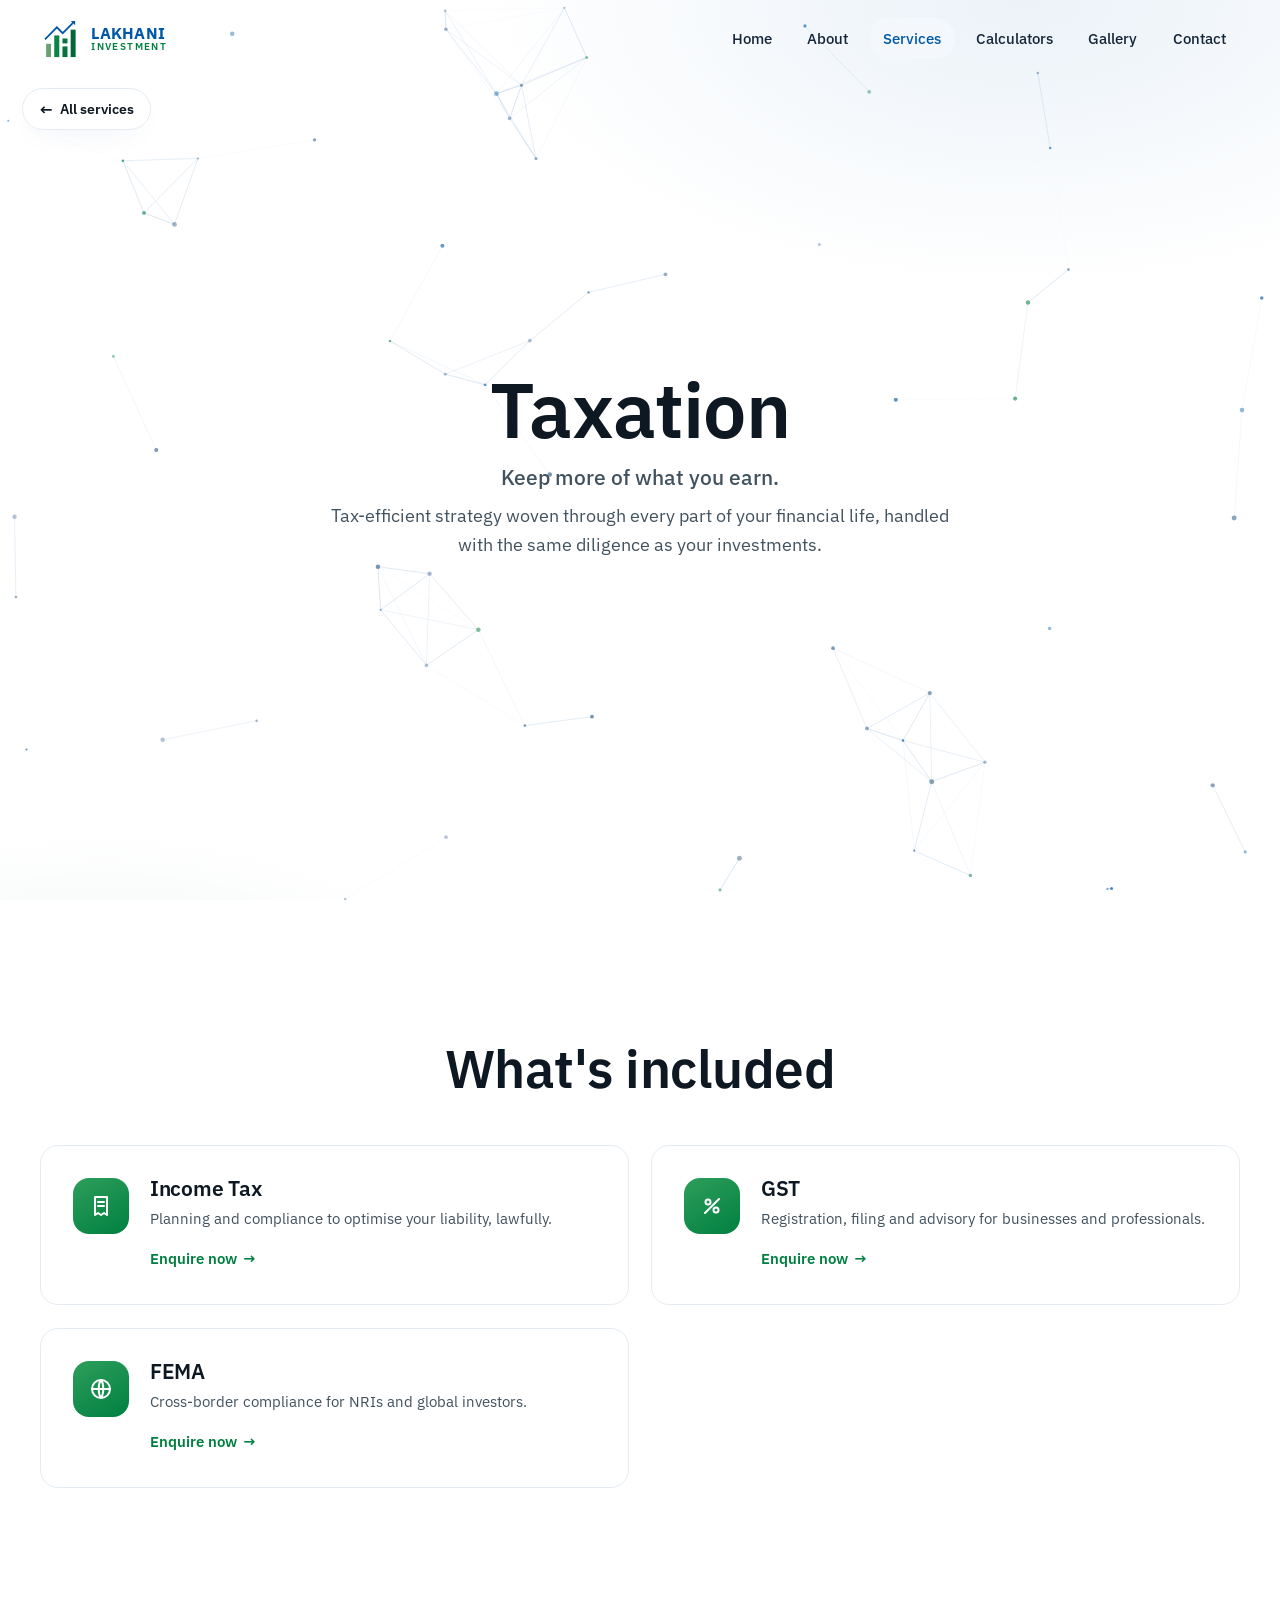
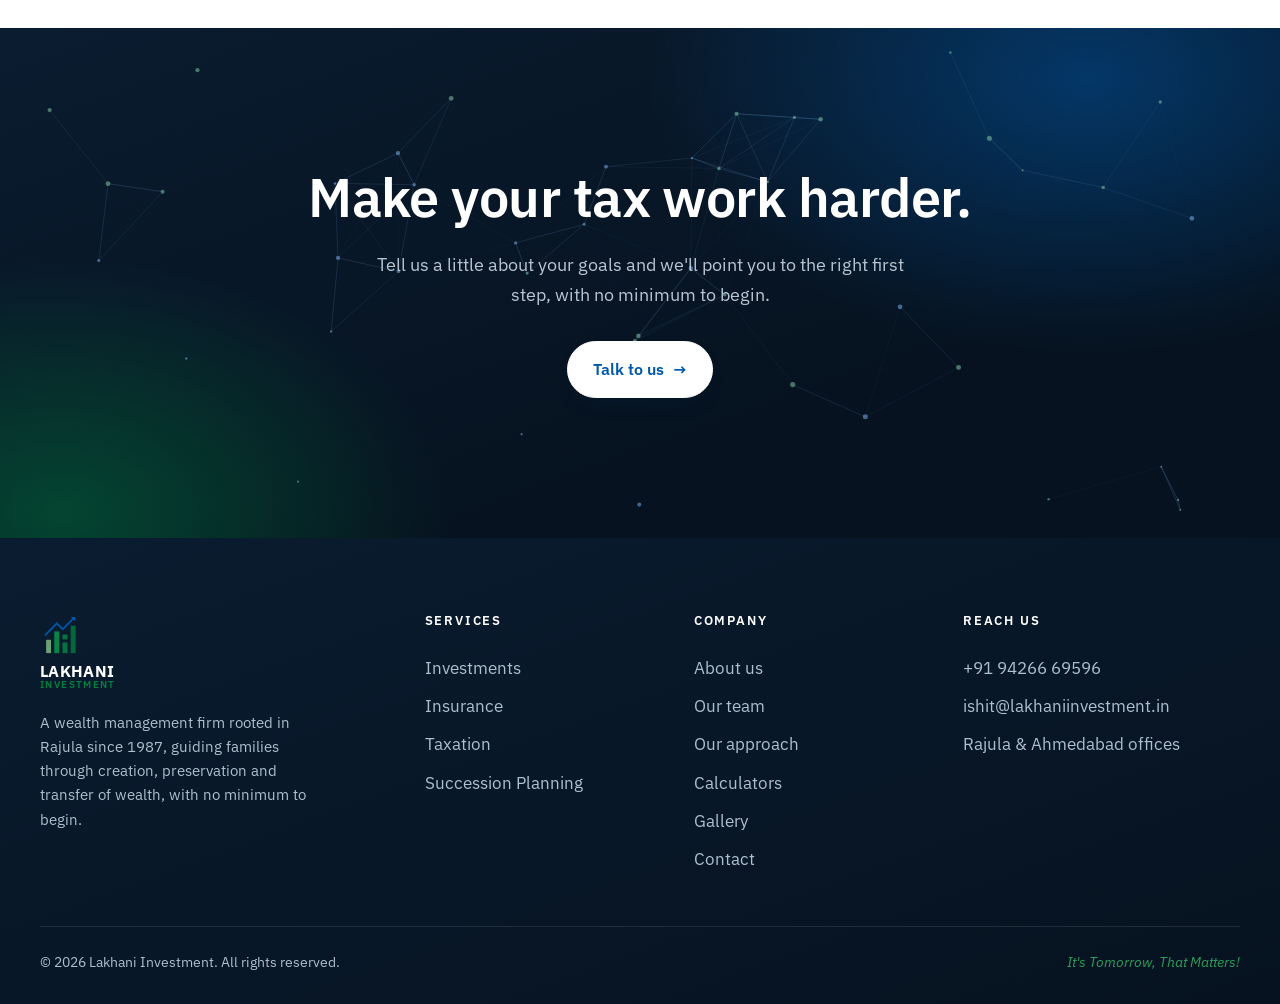
<file: taxation.html>
<!DOCTYPE html>
<html lang="en">
<head>
  <meta charset="UTF-8" />
  <meta name="viewport" content="width=device-width, initial-scale=1.0" />
  <title>Taxation · Lakhani Investment</title>
  <meta name="description" content="Tax-efficient strategy across Income Tax, GST and FEMA, woven through every part of your financial life and handled with the same diligence as your investments." />
  <link rel="icon" type="image/png" href="assets/logo.png" />
  <link rel="preconnect" href="https://fonts.googleapis.com" />
  <link rel="preconnect" href="https://fonts.gstatic.com" crossorigin />
  <link href="https://fonts.googleapis.com/css2?family=IBM+Plex+Mono:wght@500;600&family=IBM+Plex+Sans:wght@400;500;600;700&display=swap" rel="stylesheet" />
  <link rel="stylesheet" href="css/styles.css" />
</head>
<body>
  <div id="nav-root"></div>

  <section class="page-hero hero-center svc-hero" data-fx-net>
    <div class="wrap reveal">
      <span class="eyebrow">Taxation</span>
      <h1>Keep more of what you earn.</h1>
      <p>Tax-efficient strategy woven through every part of your financial life, handled with the same diligence as your investments.</p>
    </div>
  </section>

  <section class="section" id="offerings">
    <div class="wrap">
      <div class="section-head center reveal">
        <span class="eyebrow">What's included</span>
      </div>
      <div class="svc-grid">
        <div class="svc is-green reveal" data-tilt data-delay="1"><div class="ticon"><svg width="24" height="24" viewBox="0 0 24 24" fill="none" stroke="currentColor" stroke-width="2" stroke-linecap="round" stroke-linejoin="round"><path d="M6 3h12v18l-3-2-3 2-3-2-3 2zM9 8h6M9 12h6"/></svg></div><div><h3>Income Tax</h3><p>Planning and compliance to optimise your liability, lawfully.</p><a class="svc-cta" href="contact.html?topic=Taxation&amp;service=Income+Tax#form">Enquire now <span class="arr">→</span></a></div></div>
        <div class="svc is-green reveal" data-tilt data-delay="2"><div class="ticon"><svg width="24" height="24" viewBox="0 0 24 24" fill="none" stroke="currentColor" stroke-width="2" stroke-linecap="round" stroke-linejoin="round"><circle cx="8" cy="8" r="2.5"/><circle cx="16" cy="16" r="2.5"/><path d="M5 19L19 5"/></svg></div><div><h3>GST</h3><p>Registration, filing and advisory for businesses and professionals.</p><a class="svc-cta" href="contact.html?topic=Taxation&amp;service=GST#form">Enquire now <span class="arr">→</span></a></div></div>
        <div class="svc is-green reveal" data-tilt data-delay="3"><div class="ticon"><svg width="24" height="24" viewBox="0 0 24 24" fill="none" stroke="currentColor" stroke-width="2" stroke-linecap="round" stroke-linejoin="round"><circle cx="12" cy="12" r="9"/><path d="M3 12h18M12 3c3 3.5 3 14 0 18M12 3c-3 3.5-3 14 0 18"/></svg></div><div><h3>FEMA</h3><p>Cross-border compliance for NRIs and global investors.</p><a class="svc-cta" href="contact.html?topic=Taxation&amp;service=FEMA#form">Enquire now <span class="arr">→</span></a></div></div>
      </div>
    </div>
  </section>

  <section class="section ink-bg cta-band" data-fx-net data-fx-dark>
    <div class="wrap reveal">
      <h2>Make your tax work harder.</h2>
      <p>Tell us a little about your goals and we'll point you to the right first step, with no minimum to begin.</p>
      <a class="btn btn--white" href="contact.html#talk">Talk to us <span class="arr">→</span></a>
    </div>
  </section>

  <div id="footer-root"></div>
  <script src="js/components.js"></script>
  <script src="js/main.js"></script>
  <script src="js/fx.js"></script>
</body>
</html>
</file>
<file: css/styles.css>
/* ============================================================
   Lakhani Investment - brand stylesheet
   Blue #0058A8 (primary) · Green #008040 (secondary)
   IBM Plex Sans (headlines + body) · IBM Plex Mono (figures)
   ============================================================ */

:root {
  --blue: #0058a8;
  --blue-deep: #003f7d;
  --blue-ink: #16263a;
  --green: #008040;
  --green-soft: #2e9e5b;
  --green-muted: #8db5a0;
  --ink: #0e1822;
  --body: #41525f;
  --line: #e4ebf2;
  --bg: #ffffff;
  --bg-tint: #f4f8fc;
  --bg-tint-green: #f1f8f3;
  --white: #ffffff;

  /* Headlines and body share one institutional grotesque; figures use a
     distinct monospaced ledger face so numbers read like a statement. */
  --display: "IBM Plex Sans", system-ui, -apple-system, "Segoe UI", sans-serif;
  --sans: "IBM Plex Sans", system-ui, -apple-system, "Segoe UI", sans-serif;
  --num: "IBM Plex Mono", ui-monospace, "SF Mono", Menlo, monospace;

  --maxw: 1200px;
  --radius: 18px;
  --radius-sm: 12px;
  --shadow: 0 18px 50px -24px rgba(0, 63, 125, 0.35);
  --shadow-soft: 0 10px 30px -18px rgba(0, 63, 125, 0.28);
  --ease: cubic-bezier(0.22, 1, 0.36, 1);
}

* { box-sizing: border-box; }

html { scroll-behavior: smooth; -webkit-text-size-adjust: 100%; }

body {
  margin: 0;
  font-family: var(--sans);
  color: var(--body);
  background: var(--bg);
  line-height: 1.65;
  font-size: 17px;
  overflow-x: hidden;
  -webkit-font-smoothing: antialiased;
}

h1, h2, h3, h4 {
  font-family: var(--display);
  color: var(--ink);
  font-weight: 600;
  line-height: 1.08;
  letter-spacing: -0.01em;
  margin: 0 0 0.4em;
  font-optical-sizing: auto;
}

p { margin: 0 0 1.1em; }
a { color: var(--blue); text-decoration: none; }
img { max-width: 100%; display: block; }

.wrap { width: min(100% - 44px, var(--maxw)); margin-inline: auto; }
.narrow { width: min(100% - 44px, 820px); margin-inline: auto; }

.eyebrow {
  font-family: var(--sans);
  font-weight: 600;
  font-size: 0.78rem;
  letter-spacing: 0.18em;
  text-transform: uppercase;
  color: var(--blue);
  display: inline-flex;
  align-items: center;
  gap: 0.55rem;
  margin-bottom: 1rem;
}
.eyebrow::before {
  content: "";
  width: 26px; height: 2px;
  background: var(--green);
  display: inline-block;
}

.lead { font-size: 1.18rem; color: var(--body); }

/* ---------- buttons ---------- */
.btn {
  --bg: var(--blue);
  display: inline-flex;
  align-items: center;
  gap: 0.55rem;
  padding: 0.92rem 1.6rem;
  border-radius: 999px;
  font-family: var(--sans);
  font-weight: 600;
  font-size: 0.97rem;
  background: var(--bg);
  color: #fff;
  border: 1.5px solid var(--bg);
  cursor: pointer;
  transition: transform 0.35s var(--ease), box-shadow 0.35s var(--ease), background 0.3s;
  box-shadow: var(--shadow-soft);
}
.btn:hover { transform: translateY(-3px); box-shadow: 0 22px 40px -20px rgba(0,63,125,0.55); }
.btn .arr { transition: transform 0.35s var(--ease); }
.btn:hover .arr { transform: translateX(4px); }
.btn--ghost {
  background: transparent; color: var(--blue);
  border-color: rgba(0,88,168,0.28); box-shadow: none;
}
.btn--ghost:hover { background: var(--blue); color: #fff; border-color: var(--blue); }
.btn--white { --bg: #fff; color: var(--blue); border-color: #fff; }

/* ---------- header / nav ---------- */
.site-header {
  position: fixed;
  inset: 0 0 auto 0;
  z-index: 100;
  padding: 18px 0;
  transition: background 0.4s var(--ease), padding 0.4s var(--ease), box-shadow 0.4s var(--ease);
}
.site-header.scrolled {
  background: rgba(255,255,255,0.82);
  backdrop-filter: saturate(150%) blur(14px);
  -webkit-backdrop-filter: saturate(150%) blur(14px);
  padding: 11px 0;
  box-shadow: 0 1px 0 var(--line), 0 12px 30px -26px rgba(0,63,125,0.5);
}
.nav { display: flex; align-items: center; justify-content: space-between; gap: 1.5rem; }
.brand { display: flex; align-items: center; gap: 0.7rem; }
.brand .logo-icon { width: 40px; height: 40px; flex: none; }
.brand .wordmark { display: flex; flex-direction: column; line-height: 1; }
.brand .wordmark b {
  font-family: var(--sans); font-weight: 800; letter-spacing: 0.02em;
  font-size: 1.02rem; color: var(--blue);
}
.brand .wordmark span {
  font-family: var(--sans); font-weight: 600; letter-spacing: 0.14em;
  font-size: 0.62rem; color: var(--green); text-transform: uppercase;
}
.nav-links { display: flex; align-items: center; gap: 0.4rem; }
.nav-links a {
  font-family: var(--sans); font-weight: 500; font-size: 0.95rem;
  color: var(--blue-ink); padding: 0.5rem 0.9rem; border-radius: 999px;
  position: relative; transition: color 0.25s, background 0.25s;
}
.nav-links a:hover, .nav-links a.active { color: var(--blue); background: var(--bg-tint); }
.nav-cta { margin-left: 0.5rem; }
.nav-toggle {
  display: none; width: 44px; height: 44px; border: none; background: var(--bg-tint);
  border-radius: 12px; cursor: pointer; position: relative;
}
.nav-toggle span, .nav-toggle span::before, .nav-toggle span::after {
  content: ""; position: absolute; left: 12px; width: 20px; height: 2px;
  background: var(--blue-ink); border-radius: 2px; transition: 0.3s var(--ease);
}
.nav-toggle span { top: 21px; }
.nav-toggle span::before { top: -6px; }
.nav-toggle span::after { top: 6px; }
body.menu-open .nav-toggle span { background: transparent; }
body.menu-open .nav-toggle span::before { top: 0; transform: rotate(45deg); }
body.menu-open .nav-toggle span::after { top: 0; transform: rotate(-45deg); }

/* ---------- hero message typography (home hero-content) ---------- */
.hero-inner { max-width: 760px; }
.hero-inner > * { pointer-events: auto; }
.hero-content h1 {
  font-size: clamp(2.7rem, 7vw, 5.4rem);
  font-weight: 600;
  letter-spacing: -0.02em;
  margin-bottom: 0.5rem;
}
.hero-content h1 .grad {
  background: linear-gradient(100deg, var(--blue) 0%, var(--green) 100%);
  -webkit-background-clip: text; background-clip: text; color: transparent;
}
.hero-content .sub { font-size: 1.15rem; max-width: 540px; margin-bottom: 1.9rem; }
/* centered hero variant */
.hero-inner.center { margin-inline: auto; text-align: center; display: flex; flex-direction: column; align-items: center; }
.hero-inner.center .sub { margin-left: auto; margin-right: auto; }
.hero-inner.center .hero-cta { justify-content: center; }
.hero-content .stats-strip { width: 100%; max-width: 720px; margin-top: clamp(2.6rem, 5vw, 3.8rem); }

/* ---------- interactive intro stage ---------- */
.intro {
  position: relative;
  height: 100svh;
  min-height: 560px;
  overflow: hidden;
  background:
    radial-gradient(1100px 760px at 50% 42%, #ffffff 0%, var(--bg-tint) 78%, #eaf1f8 100%);
}
#logo-canvas { position: absolute; inset: 0; width: 100%; height: 100%; z-index: 1; cursor: crosshair; }
.intro-hint {
  position: absolute; left: 50%; bottom: 108px; transform: translateX(-50%);
  z-index: 2; margin: 0; pointer-events: none;
  font-size: 0.74rem; letter-spacing: 0.24em; text-transform: uppercase;
  color: var(--blue-ink); opacity: 0.55; display: flex; align-items: center; gap: 0.7rem;
  animation: hintPulse 3s var(--ease) infinite;
}
.intro-hint::before, .intro-hint::after { content: ""; width: 26px; height: 1px; background: currentColor; opacity: 0.6; }
@keyframes hintPulse { 0%,100% { opacity: 0.4; } 50% { opacity: 0.7; } }

/* Centre cue: marks the exact spot the cursor should rest for the mark to
   snap together. Its overall opacity is driven by hero.js (bright when the
   logo is scattered, fading to nothing as it forms), so it invites the
   gesture and then gets out of the way. */
.center-cue {
  position: absolute; left: 50%; top: 43%; transform: translate(-50%, -50%);
  z-index: 2; width: 26px; height: 26px; pointer-events: none; opacity: 0;
  color: var(--blue);
}
.center-cue .ring { position: absolute; inset: 0; border-radius: 50%; border: 1.5px solid currentColor; opacity: 0.55; }
.center-cue .dot {
  position: absolute; left: 50%; top: 50%; transform: translate(-50%, -50%);
  width: 6px; height: 6px; border-radius: 50%; background: currentColor;
}
.center-cue .ping {
  position: absolute; inset: 0; border-radius: 50%; border: 1.5px solid currentColor;
  animation: cuePing 2.4s var(--ease) infinite;
}
@keyframes cuePing {
  0%   { transform: scale(0.55); opacity: 0.6; }
  70%  { opacity: 0; }
  100% { transform: scale(2.3); opacity: 0; }
}
@media (prefers-reduced-motion: reduce) {
  .center-cue .ping { animation: none; }
}

/* ---------- hero message stage ---------- */
.hero-content {
  position: relative; overflow: hidden;
  padding: clamp(86px, 13vh, 150px) 0;
  background:
    radial-gradient(900px 600px at 82% 6%, rgba(0,88,168,0.07), transparent 60%),
    radial-gradient(820px 560px at 6% 104%, rgba(0,128,64,0.08), transparent 60%),
    var(--bg);
}
.hero-content .hero-inner { max-width: 820px; position: relative; z-index: 2; }
.hero-accent {
  position: absolute; z-index: 1; top: -120px; right: -140px;
  width: 520px; height: 520px; border-radius: 50%; pointer-events: none;
  background: conic-gradient(from 140deg, rgba(0,88,168,0.10), rgba(0,128,64,0.12), rgba(0,88,168,0.10));
  filter: blur(8px); opacity: 0.7;
  -webkit-mask: radial-gradient(circle, transparent 58%, #000 60%, #000 72%, transparent 74%);
          mask: radial-gradient(circle, transparent 58%, #000 60%, #000 72%, transparent 74%);
}
.hero-cta { display: flex; flex-wrap: wrap; gap: 0.9rem; margin-bottom: 2.6rem; }

.scroll-cue {
  position: absolute; left: 50%; bottom: 26px; transform: translateX(-50%);
  z-index: 3; display: flex; flex-direction: column; align-items: center; gap: 0.5rem;
  font-size: 0.72rem; letter-spacing: 0.16em; text-transform: uppercase; color: var(--body);
  opacity: 0.75;
}
.scroll-cue .mouse {
  width: 24px; height: 38px; border: 2px solid var(--blue); border-radius: 14px; position: relative;
}
.scroll-cue .mouse::after {
  content: ""; position: absolute; left: 50%; top: 7px; transform: translateX(-50%);
  width: 4px; height: 7px; background: var(--blue); border-radius: 2px;
  animation: wheel 1.6s var(--ease) infinite;
}
@keyframes wheel { 0%{opacity:0;transform:translate(-50%,0)} 30%{opacity:1} 100%{opacity:0;transform:translate(-50%,12px)} }

/* ---------- sections ---------- */
section { position: relative; }
.section { padding: clamp(72px, 11vw, 140px) 0; }
#services { scroll-margin-top: 88px; }
.section-head { max-width: 760px; margin-bottom: 3rem; }
.section-head.center { margin-inline: auto; text-align: center; }
/* The short section label leads as the dominant heading; the descriptive
   line beneath it is demoted to a supporting subhead. */
.section-head .eyebrow {
  display: block;
  font-family: var(--display);
  font-weight: 600;
  font-size: clamp(2rem, 4.6vw, 3.3rem);
  line-height: 1.08;
  letter-spacing: -0.01em;
  text-transform: none;
  color: var(--ink);
  margin-bottom: 0.5rem;
}
.section-head .eyebrow::before { display: none; }
.section-head h2 {
  font-family: var(--sans);
  font-weight: 500;
  font-size: clamp(1.05rem, 2.1vw, 1.35rem);
  line-height: 1.5;
  letter-spacing: 0;
  color: var(--body);
}
.section-head.center h2 { max-width: 34ch; margin-inline: auto; }
.ink-bg .section-head h2 { color: rgba(255, 255, 255, 0.82); }
.tint { background: var(--bg-tint); }
.tint-green { background: var(--bg-tint-green); }
.ink-bg {
  background:
    radial-gradient(800px 500px at 85% 10%, rgba(0,88,168,0.5), transparent 55%),
    radial-gradient(700px 460px at 5% 95%, rgba(0,128,64,0.45), transparent 55%),
    linear-gradient(160deg, #0a1c30, #06121f 70%);
  color: #cdd9e6;
}
.ink-bg h1, .ink-bg h2, .ink-bg h3 { color: #fff; }

/* ---------- stats ---------- */
.stats-strip {
  display: grid; grid-template-columns: repeat(4, 1fr); gap: 1.4rem;
}
.stat { padding: 1.4rem 0.5rem; position: relative; text-align: center; }
.stat::after {
  content: ""; position: absolute; right: 0; top: 18%; height: 64%; width: 1px;
  background: linear-gradient(transparent, var(--line), transparent);
}
.stat:last-child::after { display: none; }
.stat .num {
  font-family: var(--num); font-weight: 600; color: var(--green);
  font-size: clamp(2.2rem, 5vw, 3.4rem); line-height: 1; letter-spacing: -0.02em;
}
.stat .num .suf { color: var(--blue); }
.stat .lbl {
  margin-top: 0.5rem; font-size: 0.9rem; font-weight: 500;
  letter-spacing: 0.04em; color: var(--body);
}

/* ---------- pillars ---------- */
.pillars { display: grid; grid-template-columns: repeat(3, 1fr); gap: 1.5rem; counter-reset: pil; }
.pillar {
  background: #fff; border: 1px solid var(--line); border-radius: var(--radius);
  padding: 2.2rem 1.9rem; position: relative; overflow: hidden;
  transition: transform 0.5s var(--ease), box-shadow 0.5s var(--ease), border-color 0.5s;
}
.pillar::before {
  counter-increment: pil; content: "0" counter(pil);
  position: absolute; top: 1.2rem; right: 1.4rem;
  font-family: var(--num); font-size: 2.6rem; color: var(--bg-tint); font-weight: 600;
  transition: color 0.5s;
}
.pillar::after {
  content: ""; position: absolute; left: 0; top: 0; height: 100%; width: 4px;
  background: linear-gradient(var(--blue), var(--green)); transform: scaleY(0);
  transform-origin: top; transition: transform 0.5s var(--ease);
}
.pillar:hover { transform: translateY(-8px); box-shadow: var(--shadow); border-color: transparent; }
.pillar:hover::after { transform: scaleY(1); }
.pillar:hover::before { color: rgba(0,128,64,0.18); }
.pillar .picon {
  width: 54px; height: 54px; border-radius: 14px; display: grid; place-items: center;
  background: var(--bg-tint); color: var(--blue); margin-bottom: 1.3rem;
  transition: background 0.5s, color 0.5s;
}
.pillar:hover .picon { background: var(--blue); color: #fff; }
.pillar h3 { font-size: 1.4rem; margin-bottom: 0.5rem; }
.pillar p { font-size: 0.98rem; margin: 0; }

/* ---------- service cards ---------- */
.svc-grid { display: grid; grid-template-columns: repeat(2, 1fr); gap: 1.4rem; }
.svc {
  display: flex; gap: 1.3rem; padding: 2rem; border-radius: var(--radius);
  background: #fff; border: 1px solid var(--line); scroll-margin-top: 110px;
  transition: transform 0.5s var(--ease), box-shadow 0.5s var(--ease);
}
.svc:hover { transform: translateY(-6px); box-shadow: var(--shadow); }
.svc .ticon {
  flex: none; width: 56px; height: 56px; border-radius: 16px; display: grid; place-items: center;
  background: linear-gradient(150deg, var(--blue), var(--blue-deep)); color: #fff;
}
.svc.is-green .ticon { background: linear-gradient(150deg, var(--green-soft), var(--green)); }
.svc h3 { font-size: 1.3rem; margin-bottom: 0.35rem; }
.svc p { font-size: 0.96rem; margin-bottom: 0.8rem; }
.svc ul { list-style: none; padding: 0; margin: 0; display: flex; flex-wrap: wrap; gap: 0.5rem; }
.svc ul li {
  font-size: 0.82rem; font-weight: 500; color: var(--blue-ink);
  background: var(--bg-tint); border-radius: 999px; padding: 0.3rem 0.8rem;
}
.svc.is-green ul li { background: var(--bg-tint-green); color: var(--green); }

/* ---------- personality / values ---------- */
.values { display: grid; grid-template-columns: repeat(5, 1fr); gap: 1rem; }
.value {
  text-align: center; padding: 1.8rem 1rem; border-radius: var(--radius-sm);
  background: rgba(255,255,255,0.04); border: 1px solid rgba(255,255,255,0.12);
  transition: transform 0.5s var(--ease), background 0.5s, border-color 0.5s;
}
.value:hover { transform: translateY(-6px); background: rgba(255,255,255,0.09); border-color: rgba(255,255,255,0.28); }
.value .vicon {
  width: 50px; height: 50px; margin: 0 auto 0.9rem; border-radius: 14px; display: grid; place-items: center;
  background: rgba(255,255,255,0.1); color: #7fc3a0;
}
.value h4 { color: #fff; font-size: 1.18rem; margin-bottom: 0.3rem; }
.value p { font-size: 0.86rem; margin: 0; color: rgba(205,217,230,0.82); }

/* ---------- split feature ---------- */
.split { display: grid; grid-template-columns: 1fr 1fr; gap: clamp(2rem, 5vw, 4.5rem); align-items: center; }

/* ---------- CTA band ---------- */
.cta-band { text-align: center; }
.cta-band h2 { color: #fff; font-size: clamp(2.1rem, 5vw, 3.4rem); }
.cta-band p { color: rgba(205,217,230,0.9); font-size: 1.15rem; max-width: 560px; margin: 0 auto 2rem; }
.cta-band .hero-cta { justify-content: center; }

/* ---------- page hero (subpages) ---------- */
.page-hero { padding: 150px 0 60px; position: relative; overflow: hidden;
  background: radial-gradient(900px 480px at 80% 0%, rgba(0,88,168,0.08), transparent 60%),
    radial-gradient(700px 420px at 8% 120%, rgba(0,128,64,0.08), transparent 60%), var(--bg); }
.page-hero h1 { font-size: clamp(2.4rem, 6vw, 4.2rem); }
.page-hero p { font-size: 1.18rem; max-width: 620px; }

/* ---------- timeline ---------- */
.timeline { position: relative; margin-top: 1rem; padding-left: 28px; }
/* faint static track */
.timeline::before { content: ""; position: absolute; left: 7px; top: 6px; bottom: 6px; width: 2px;
  background: var(--line); border-radius: 2px; }
/* scroll-driven colour fill, height set from JS via --tl-fill (px) */
.tl-fill { position: absolute; left: 7px; top: 6px; width: 2px; border-radius: 2px;
  height: var(--tl-fill, 0px);
  background: linear-gradient(var(--blue), var(--green));
  transition: height 0.25s linear; }
.tl-item { position: relative; padding: 0 0 1.8rem; }
.tl-item::before { content: ""; position: absolute; left: -28px; top: 4px; width: 16px; height: 16px;
  border-radius: 50%; background: #fff; border: 3px solid var(--line);
  transition: border-color 0.4s var(--ease), background 0.4s var(--ease),
              box-shadow 0.4s var(--ease), transform 0.4s var(--ease); }
/* lit as the fill front passes each dot */
.tl-item.lit::before { border-color: var(--blue); background: var(--blue);
  box-shadow: 0 0 0 4px rgba(0, 88, 168, 0.14); transform: scale(1.05); }
.tl-item.lit:last-child::before { border-color: var(--green); background: var(--green);
  box-shadow: 0 0 0 4px rgba(0, 128, 64, 0.16); }
.tl-item .yr { font-family: var(--num); font-weight: 600; color: var(--green); font-size: 1.2rem; }
.tl-item h4 { margin: 0.2rem 0 0.2rem; font-size: 1.12rem; }
.tl-item p { font-size: 0.95rem; margin: 0; }

/* ---------- meet the team ---------- */
.team-grid { display: grid; grid-template-columns: repeat(3, 1fr); gap: 1.4rem; }
.team-card {
  background: #fff; border: 1px solid var(--line); border-radius: var(--radius); padding: 2rem;
  transition: transform 0.5s var(--ease), box-shadow 0.5s var(--ease);
}
.team-card:hover { transform: translateY(-6px); box-shadow: var(--shadow); }
.tm-photo {
  width: 84px; height: 84px; border-radius: 50%; display: grid; place-items: center;
  margin-bottom: 1.3rem; background: linear-gradient(150deg, var(--blue), var(--green)); color: #fff;
}
.tm-initials { font-family: var(--display); font-weight: 600; font-size: 1.9rem; letter-spacing: 0.02em; }
.tm-name { margin: 0 0 0.25rem; font-size: 1.4rem; }
.tm-role { color: var(--green); font-weight: 600; font-size: 0.92rem; margin: 0 0 1rem; }
.tm-bio { font-size: 0.95rem; margin: 0 0 1.3rem; }
.tm-creds { list-style: none; padding: 0; margin: 0; display: grid; gap: 0.6rem; }
.tm-creds li { display: flex; gap: 0.7rem; font-size: 0.88rem; color: var(--body); }
.tm-creds li b { color: var(--ink); }
.tm-creds li .yr { font-family: var(--num); font-weight: 600; color: var(--blue); flex: 0 0 auto; }

/* empty placeholder slots */
.team-card.is-empty {
  border-style: dashed; background: var(--bg-tint); box-shadow: none; min-height: 220px;
  align-self: start;
  display: flex; flex-direction: column; align-items: center; justify-content: center; text-align: center;
}
.team-card.is-empty:hover { transform: none; box-shadow: none; }
.team-card.is-empty .tm-photo {
  background: transparent; border: 2px dashed var(--line); color: #aebccb; margin-bottom: 1rem;
}
.team-card.is-empty .tm-name { color: var(--body); font-size: 1.15rem; margin: 0 0 0.2rem; }
.team-card.is-empty .tm-role { color: var(--body); opacity: 0.6; font-weight: 500; margin: 0; }

/* ---------- contact ---------- */
.contact-grid { display: grid; grid-template-columns: 1fr 1fr; gap: 1.4rem; }
.office {
  background: #fff; border: 1px solid var(--line); border-radius: var(--radius); padding: 2rem;
  transition: transform 0.5s var(--ease), box-shadow 0.5s var(--ease);
}
.office:hover { transform: translateY(-6px); box-shadow: var(--shadow); }
.office .city { display: flex; align-items: center; gap: 0.6rem; }
.office .city h3 { margin: 0; font-size: 1.4rem; }
.office address { font-style: normal; color: var(--body); margin: 0.8rem 0 0; }
.contact-rows { display: grid; gap: 0.9rem; margin: 1.5rem 0 0; }
.crow { display: flex; align-items: center; gap: 0.9rem; padding: 0.9rem 1.1rem; border-radius: var(--radius-sm);
  background: var(--bg-tint); }
.crow .ci { width: 40px; height: 40px; border-radius: 11px; flex: none; display: grid; place-items: center;
  background: #fff; color: var(--blue); box-shadow: var(--shadow-soft); }
.crow b { display: block; color: var(--ink); font-size: 0.78rem; letter-spacing: 0.1em; text-transform: uppercase; }
.crow a, .crow span { color: var(--body); }

.form { background: #fff; border: 1px solid var(--line); border-radius: var(--radius); padding: 2rem; }
.field { margin-bottom: 1.1rem; }
.field label { display: block; font-size: 0.82rem; font-weight: 600; color: var(--ink); margin-bottom: 0.4rem; letter-spacing: 0.02em; }
.field input, .field select, .field textarea {
  width: 100%; padding: 0.85rem 1rem; border: 1.5px solid var(--line); border-radius: 12px;
  font-family: var(--sans); font-size: 0.97rem; color: var(--ink); background: var(--bg-tint);
  transition: border-color 0.25s, background 0.25s, box-shadow 0.25s;
}
.field input:focus, .field select:focus, .field textarea:focus {
  outline: none; border-color: var(--blue); background: #fff; box-shadow: 0 0 0 4px rgba(0,88,168,0.1);
}
.field textarea { resize: vertical; min-height: 120px; }

/* ---------- footer ---------- */
.site-footer { background: linear-gradient(160deg, #0a1c30, #06121f); color: #aebfce; padding: 72px 0 30px; }
.footer-top { display: grid; grid-template-columns: 1.5fr 1fr 1fr 1.2fr; gap: 2.4rem; }
.site-footer h5 { color: #fff; font-family: var(--sans); font-weight: 600; font-size: 0.8rem;
  letter-spacing: 0.14em; text-transform: uppercase; margin: 0 0 1.1rem; }
.site-footer a { color: #aebfce; display: block; padding: 0.32rem 0; transition: color 0.25s, transform 0.25s; }
.site-footer a:hover { color: #fff; transform: translateX(3px); }
.footer-brand .wordmark b { color: #fff; }
.footer-brand p { font-size: 0.92rem; max-width: 280px; margin-top: 1rem; }
.footer-bottom { margin-top: 3rem; padding-top: 1.5rem; border-top: 1px solid rgba(255,255,255,0.1);
  display: flex; justify-content: space-between; flex-wrap: wrap; gap: 1rem; font-size: 0.85rem; }
.footer-bottom .tag { font-family: var(--display); font-style: italic; color: var(--green-soft); }

/* ---------- scroll reveal ---------- */
.reveal { opacity: 0; transform: translateY(34px); transition: opacity 0.9s var(--ease), transform 0.9s var(--ease); will-change: opacity, transform; }
.reveal.in { opacity: 1; transform: none; }
.reveal[data-delay="1"] { transition-delay: 0.08s; }
.reveal[data-delay="2"] { transition-delay: 0.16s; }
.reveal[data-delay="3"] { transition-delay: 0.24s; }
.reveal[data-delay="4"] { transition-delay: 0.32s; }
.reveal-x { opacity: 0; transform: translateX(-40px); transition: opacity 0.9s var(--ease), transform 0.9s var(--ease); }
.reveal-x.in { opacity: 1; transform: none; }

/* scroll progress bar */
.progress { position: fixed; top: 0; left: 0; height: 3px; width: 0; z-index: 200;
  background: linear-gradient(90deg, var(--blue), var(--green)); transition: width 0.1s linear; }

/* ---------- interactive FX ---------- */
/* cursor spotlight on cards */
.fx-spot { isolation: isolate; }
.fx-spot > *:not(.fx-glow) { position: relative; z-index: 1; }
.fx-glow {
  position: absolute; inset: 0; border-radius: inherit; pointer-events: none; z-index: 0;
  opacity: 0; transition: opacity 0.45s var(--ease);
  background: radial-gradient(240px circle at var(--mx, 50%) var(--my, 50%),
    var(--fx-glow, rgba(0, 88, 168, 0.13)), transparent 62%);
}
.fx-spot:hover .fx-glow { opacity: 1; }
.svc.is-green { --fx-glow: rgba(0, 128, 64, 0.13); }
.crow { --fx-glow: rgba(0, 88, 168, 0.10); }

/* particle-network canvas backgrounds */
[data-fx-net] { position: relative; }
[data-fx-net] > .wrap { position: relative; z-index: 1; }
.fx-net-canvas { position: absolute; inset: 0; width: 100%; height: 100%; z-index: 0; pointer-events: none; }

/* ---------- compounding calculator ---------- */
.calc {
  display: grid; grid-template-columns: 1fr;
  gap: clamp(1.5rem, 3vw, 2.2rem);
}
.calc-controls {
  background: #fff; border: 1px solid var(--line); border-radius: var(--radius);
  padding: clamp(1.4rem, 2.4vw, 2rem); box-shadow: var(--shadow-soft);
}
.ctrl { margin-bottom: 1.5rem; }
.ctrl:last-of-type { margin-bottom: 0; }
.ctrl-top { display: flex; justify-content: space-between; align-items: baseline; margin-bottom: 0.7rem; gap: 1rem; }
.ctrl-top label { font-weight: 600; color: var(--blue-ink); font-size: 0.96rem; }
.ctrl-top output { font-family: var(--num); font-weight: 600; color: var(--blue); font-size: 1.18rem; white-space: nowrap; }
.ctrl-scale { display: flex; justify-content: space-between; margin-top: 0.45rem; font-size: 0.72rem; color: var(--body); opacity: 0.7; }

.ctrl input[type="range"] {
  -webkit-appearance: none; appearance: none; width: 100%; height: 6px; border-radius: 999px;
  background: linear-gradient(90deg, var(--blue) 0%, var(--blue) var(--p, 50%), var(--line) var(--p, 50%), var(--line) 100%);
  outline: none; cursor: pointer;
}
.ctrl input[type="range"]::-webkit-slider-thumb {
  -webkit-appearance: none; appearance: none; width: 18px; height: 18px; border-radius: 50%;
  background: #fff; border: 3px solid var(--blue); box-shadow: 0 2px 8px rgba(0, 88, 168, 0.35);
  transition: transform 0.15s ease;
}
.ctrl input[type="range"]::-webkit-slider-thumb:hover { transform: scale(1.14); }
.ctrl input[type="range"]:active::-webkit-slider-thumb { transform: scale(1.2); }
.ctrl input[type="range"]::-moz-range-thumb {
  width: 18px; height: 18px; border: 3px solid var(--blue); border-radius: 50%;
  background: #fff; box-shadow: 0 2px 8px rgba(0, 88, 168, 0.35);
}
.ctrl input[type="range"]::-moz-range-track { height: 6px; border-radius: 999px; background: transparent; }

.calc-outputs {
  display: grid; grid-template-columns: repeat(3, 1fr); gap: 0.8rem;
  margin-top: 1.8rem; padding-top: 1.6rem; border-top: 1px solid var(--line);
}
.co { text-align: center; }
.co-lbl { display: block; font-size: 0.72rem; text-transform: uppercase; letter-spacing: 0.07em; color: var(--body); margin-bottom: 0.4rem; }
.co-val { display: block; font-family: var(--num); font-weight: 600; font-size: clamp(1.1rem, 2.3vw, 1.5rem); color: var(--ink); line-height: 1.1; }
.co.is-grow .co-val { color: var(--blue); }
.co.is-gain .co-val { color: var(--green); }
.calc-note { margin: 1.2rem 0 0; font-size: 0.76rem; color: var(--body); opacity: 0.78; line-height: 1.5; }
/* Lead-in from the home compounding calc to the full calculators workspace. */
.calc-more { text-align: center; margin-top: clamp(1.8rem, 4vw, 2.8rem); }
/* Plain-language takeaway, tailored per calculator. */
.cw-insight {
  margin: 1rem 0 0; padding: 0.85rem 1rem;
  background: var(--bg-tint); border-left: 3px solid var(--accent, var(--blue));
  border-radius: 0 var(--radius-sm) var(--radius-sm) 0;
  font-size: 0.9rem; line-height: 1.55; color: var(--blue-ink);
}
.cw-insight b { color: var(--accent, var(--blue)); font-weight: 700; }

@media (max-width: 860px) {
  .calc { grid-template-columns: 1fr; }
}

/* ---------- services: deck of cards ---------- */
.deck {
  display: flex; justify-content: center; align-items: flex-end;
  padding: clamp(2rem, 5vw, 3.4rem) 0 1rem; min-height: 440px; perspective: 1500px;
}
.deck-card {
  --accent: var(--blue); --accent-rgb: 0, 88, 168;
  position: relative; flex: none; width: 240px; height: 366px;
  margin-inline: -32px;
  display: flex; flex-direction: column; align-items: center; text-align: center;
  background: #fff; border: 1px solid var(--line); border-radius: 18px;
  padding: 2.1rem 1.4rem 1.5rem; color: var(--ink); text-decoration: none;
  box-shadow: 0 18px 40px -24px rgba(10, 28, 48, 0.5);
  transform-origin: bottom center;
  transform: rotate(var(--rot)) translateY(var(--lift));
  z-index: var(--z); overflow: hidden; isolation: isolate;
  transition: transform 0.5s var(--ease), box-shadow 0.5s var(--ease), border-color 0.4s var(--ease);
}
.deck-card.is-green { --accent: var(--green); --accent-rgb: 0, 128, 64; }
.deck-card::before {
  content: ""; position: absolute; inset: 0 0 auto 0; height: 6px;
  background: linear-gradient(90deg, rgba(var(--accent-rgb), 0.7), var(--accent));
}
.dc-suit {
  position: absolute; right: -36px; bottom: -28px; z-index: 0;
  color: var(--accent); opacity: 0.06; pointer-events: none;
}
.dc-suit svg { width: 190px; height: 190px; }
.deck-card > *:not(.dc-suit):not(.dc-rank) { position: relative; z-index: 1; }
.dc-rank {
  position: absolute; z-index: 2; font-family: var(--num); font-weight: 600; font-size: 1rem;
  color: var(--accent); letter-spacing: 0.02em;
}
.dc-rank.tl { top: 14px; left: 16px; }
.dc-rank.br { bottom: 14px; right: 16px; transform: rotate(180deg); }
.dc-icon {
  width: 58px; height: 58px; border-radius: 15px; display: grid; place-items: center;
  color: #fff; margin: 0.6rem auto 1.3rem;
  background: linear-gradient(150deg, rgba(var(--accent-rgb), 0.82), var(--accent));
  box-shadow: 0 10px 22px -10px rgba(var(--accent-rgb), 0.7);
}
.deck-card h3 { font-size: 1.3rem; margin: 0 0 0.45rem; }
.deck-card p { font-size: 0.92rem; color: var(--body); margin: 0 0 1rem; }
.deck-card ul {
  list-style: none; padding: 0; margin: 0; display: flex; flex-wrap: wrap;
  gap: 0.4rem; justify-content: center;
}
.deck-card li {
  font-size: 0.74rem; font-weight: 600; padding: 0.32rem 0.7rem; border-radius: 999px;
  background: rgba(var(--accent-rgb), 0.09); color: var(--accent);
}
.dc-draw {
  margin-top: auto; padding-top: 1rem; font-weight: 600; font-size: 0.86rem;
  color: var(--accent); opacity: 0; transform: translateY(6px);
  transition: opacity 0.4s var(--ease), transform 0.4s var(--ease);
}
.dc-draw .arr { transition: transform 0.3s var(--ease); display: inline-block; }
/* draw a card: lift it straight out of the fan */
.deck .deck-card:hover {
  transform: rotate(0deg) translateY(-30px) scale(1.05);
  box-shadow: 0 44px 70px -28px rgba(10, 28, 48, 0.55);
  border-color: rgba(var(--accent-rgb), 0.45); z-index: 20;
}
.deck .deck-card:hover .dc-draw { opacity: 1; transform: none; }
.deck .deck-card:hover .dc-draw .arr { transform: translateX(5px); }
/* fan the hand out when the deck scrolls into view */
.deck.in .deck-card { animation: fanIn 0.7s var(--ease) backwards; animation-delay: calc(0.08s * var(--z)); }
@keyframes fanIn {
  from { transform: rotate(0deg) translateY(8px) scale(0.95); opacity: 0; }
  to   { transform: rotate(var(--rot)) translateY(var(--lift)); opacity: 1; }
}
.deck-hint { text-align: center; font-size: 0.85rem; color: var(--body); opacity: 0.7; margin: 0.4rem 0 0; }

@media (hover: none) {
  .deck-hint { opacity: 0.7; }
}
@media (max-width: 760px) {
  .deck {
    flex-wrap: nowrap; overflow-x: auto; justify-content: flex-start; align-items: stretch;
    scroll-snap-type: x mandatory; -webkit-overflow-scrolling: touch;
    perspective: none; gap: 1rem; padding: 1rem 1.2rem 1.5rem; min-height: 0;
    scrollbar-width: none;
  }
  .deck::-webkit-scrollbar { display: none; }
  .deck-card {
    margin-inline: 0; width: 78vw; max-width: 300px; height: auto; min-height: 380px;
    transform: none !important; animation: none !important; scroll-snap-align: center;
  }
  .deck .deck-card:hover { transform: none !important; }
  .dc-draw { opacity: 1; transform: none; }
}

@media (prefers-reduced-motion: reduce) {
  * { animation: none !important; transition: none !important; }
  .reveal, .reveal-x { opacity: 1 !important; transform: none !important; }
  html { scroll-behavior: auto; }
}

/* ---------- responsive ---------- */
@media (max-width: 960px) {
  .pillars, .svc-grid, .contact-grid { grid-template-columns: 1fr; }
  .values { grid-template-columns: repeat(2, 1fr); }
  .team-grid { grid-template-columns: repeat(2, 1fr); }
  .split { grid-template-columns: 1fr; }
  .footer-top { grid-template-columns: 1fr 1fr; }
}
@media (max-width: 760px) {
  .nav-links {
    position: fixed; inset: 0 0 0 auto; width: min(82vw, 340px);
    background: #fff; flex-direction: column; align-items: stretch; justify-content: flex-start;
    padding: 90px 24px 30px; gap: 0.3rem; transform: translateX(105%);
    transition: transform 0.45s var(--ease); box-shadow: -20px 0 60px -30px rgba(0,0,0,0.4); z-index: 90;
  }
  body.menu-open .nav-links { transform: none; }
  .nav-links a { padding: 0.85rem 1rem; font-size: 1.05rem; }
  .nav-cta { margin: 0.6rem 0 0; }
  .nav-toggle { display: block; z-index: 95; }
  .stats-strip { grid-template-columns: repeat(2, 1fr); gap: 0.5rem; }
  .stat::after { display: none; }
  .values { grid-template-columns: 1fr; }
  .team-grid { grid-template-columns: 1fr; }
  .footer-top { grid-template-columns: 1fr; gap: 1.6rem; }
  body { font-size: 16px; }
}

/* ============================================================
   About page - unified typographic hierarchy + tactile cards.
   Scoped to .about so the rest of the site is untouched. Each
   section leads with a large display heading; the eyebrow is a quiet
   label above it and the descriptive line below is the smaller
   supporting "quote". (Locally reverses the global section-head flip.)
   ============================================================ */

/* Tall, centred hero (About + each service page): fills the first screen so
   only it shows on load, leading with a large heading over a small quote. */
.hero-center {
  text-align: center;
  min-height: 100svh;
  display: flex;
  flex-direction: column;
  justify-content: center;
  padding: 96px 0 48px;
}
.hero-center .wrap { max-width: 880px; }
.hero-center p {
  font-size: clamp(1.05rem, 1.6vw, 1.18rem); color: var(--body);
  max-width: 620px; margin-left: auto; margin-right: auto;
}
.hero-center h1 { font-size: clamp(2.7rem, 6.6vw, 4.8rem); margin-bottom: 0.7rem; }
.about-hero .hero-lead { font-size: clamp(1.02rem, 1.5vw, 1.18rem); }

/* Contact hero leads with its short label as the dominant display heading; the
   line beneath it is demoted to a quiet subhead (the page's own variation of
   the global section-head flip, at hero scale). */
.contact .page-hero .eyebrow {
  display: block;
  font-family: var(--display); font-weight: 600;
  font-size: clamp(2.7rem, 6.6vw, 4.8rem); line-height: 1.08;
  letter-spacing: -0.01em; text-transform: none;
  color: var(--ink); margin-bottom: 0.6rem;
}
.contact .page-hero .eyebrow::before { display: none; }
.contact .page-hero h1 {
  font-family: var(--sans); font-weight: 500;
  font-size: clamp(1.15rem, 2.4vw, 1.5rem); line-height: 1.5;
  letter-spacing: 0; color: var(--body); margin-bottom: 0.75rem;
}

/* Service hero: the service name leads as the dominant display heading; the
   tagline beneath drops to a small, body-sized quote and the description
   stays as quiet supporting text. Mirrors the contact hero treatment. */
.svc-hero .eyebrow {
  display: block;
  font-family: var(--display); font-weight: 600;
  font-size: clamp(2.7rem, 6.6vw, 4.8rem); line-height: 1.06;
  letter-spacing: -0.01em; text-transform: none;
  color: var(--ink); margin-bottom: 0.7rem;
}
.svc-hero .eyebrow::before { display: none; }
.svc-hero h1 {
  font-family: var(--sans); font-weight: 500;
  font-size: clamp(1.08rem, 1.8vw, 1.32rem); line-height: 1.5;
  letter-spacing: 0; color: var(--body); margin-bottom: 0.5rem;
}
.svc-hero p { font-size: clamp(1rem, 1.5vw, 1.1rem); }

/* Every About section leads with its short label as the dominant heading;
   the descriptive sentence beneath it is a smaller, supporting subhead.
   The .section-head blocks already do this site-wide, so here we extend the
   same treatment to the story, timeline and leadership sections. */
.about .narrow .eyebrow,
.about .split-body .eyebrow,
.contact .split-body .eyebrow {
  display: block;
  font-family: var(--display); font-weight: 600;
  font-size: clamp(2rem, 4.6vw, 3.3rem); line-height: 1.08;
  letter-spacing: -0.01em; text-transform: none;
  color: var(--ink); margin-bottom: 0.5rem;
}
.about .narrow .eyebrow::before,
.about .split-body .eyebrow::before,
.contact .split-body .eyebrow::before { display: none; }

.about .narrow h2,
.about .split-body h2,
.contact .split-body h2 {
  font-family: var(--sans); font-weight: 500;
  font-size: clamp(1.05rem, 2.1vw, 1.35rem); line-height: 1.5;
  letter-spacing: 0; color: var(--body);
}

/* keep the lead paragraphs modest beneath the heading */
.about .lead { font-size: 1.1rem; }

/* tactile pointer-tilt cards (motion driven by js/fx.js) */
[data-tilt] { transform-style: preserve-3d; will-change: transform; }

/* ============================================================
   Floating "back" pill + per-service enquiry links
   ============================================================ */

/* Hovering back pill: service pages return to all services, the About
   page returns home. Fixed top-left, clear of the header logo. */
.back-fab {
  position: fixed; top: 88px; left: 22px; z-index: 80;
  display: inline-flex; align-items: center; gap: 0.45rem;
  padding: 0.55rem 1rem;
  font-family: var(--sans); font-weight: 600; font-size: 0.86rem;
  color: var(--ink);
  background: rgba(255, 255, 255, 0.78);
  border: 1px solid var(--line); border-radius: 999px;
  box-shadow: var(--shadow-soft);
  backdrop-filter: saturate(150%) blur(12px);
  -webkit-backdrop-filter: saturate(150%) blur(12px);
  transition: transform 0.3s var(--ease), box-shadow 0.3s var(--ease), background 0.3s;
}
.back-fab:hover { transform: translateY(-2px); background: #fff; box-shadow: var(--shadow); }
.back-fab .bf-arr { font-size: 1rem; line-height: 1; transition: transform 0.3s var(--ease); }
.back-fab:hover .bf-arr { transform: translateX(-3px); }
@media (max-width: 760px) {
  .back-fab { top: 80px; left: 14px; padding: 0.46rem 0.85rem; font-size: 0.8rem; }
}

/* Per-service enquiry link inside each offering card. Picks up the card's
   accent: blue on standard cards, green on .is-green cards. */
.svc-cta {
  display: inline-flex; align-items: center; gap: 0.4rem;
  font-family: var(--sans); font-weight: 600; font-size: 0.92rem;
  color: var(--blue);
}
.svc.is-green .svc-cta { color: var(--green); }
.svc-cta .arr { transition: transform 0.3s var(--ease); }
.svc-cta:hover .arr { transform: translateX(4px); }

/* ============================================================
   Real office maps (contact page) - replaces the stylised SVG
   ============================================================ */
.maps-real {
  display: grid; grid-template-columns: 1fr 1fr; gap: 1.4rem;
  margin: 0 auto 3rem; max-width: 960px;
}
.map-embed {
  border: 1px solid var(--line); border-radius: var(--radius);
  overflow: hidden; background: #fff; box-shadow: var(--shadow-soft);
}
.map-embed iframe { display: block; width: 100%; height: 300px; border: 0; }
.map-embed figcaption {
  padding: 0.85rem 1.1rem; font-family: var(--sans); font-weight: 600;
  font-size: 0.9rem; color: var(--ink);
}
@media (max-width: 760px) {
  .maps-real { grid-template-columns: 1fr; }
}

/* ============================================================
   Calculators workspace
   A desktop-style surface where each calculator is an "app" icon.
   Clicking one opens an in-page window with the live tool and a
   short explanation of what it is and how to use it.
   ============================================================ */

/* No hero on this page: the workspace sits near the top of the page, with
   enough breathing room above it to clear the fixed header. */
.workspace-section { padding-top: clamp(104px, 13vh, 152px); }

/* The desktop frame: a titled window holding the wallpaper screen. */
.workspace {
  background: #fff;
  border: 1px solid var(--line);
  border-radius: var(--radius);
  box-shadow: var(--shadow);
  overflow: hidden;
}
.workspace-bar {
  display: grid;
  grid-template-columns: 1fr auto 1fr;
  align-items: center;
  gap: 1rem;
  padding: 0.7rem 1.1rem;
  border-bottom: 1px solid var(--line);
  background: linear-gradient(180deg, #f7fbff, #eef5fb);
}
.ws-dots { display: inline-flex; gap: 7px; }
.ws-dots i {
  width: 11px; height: 11px; border-radius: 50%; display: inline-block;
  background: var(--line);
}
.ws-dots i:nth-child(1) { background: #ef6f5e; }
.ws-dots i:nth-child(2) { background: #f4be4f; }
.ws-dots i:nth-child(3) { background: #54c07a; }
.ws-title {
  justify-self: center;
  font-family: var(--sans); font-weight: 600; font-size: 0.86rem;
  letter-spacing: 0.02em; color: var(--blue-ink);
}
.ws-clock {
  justify-self: end;
  font-family: var(--sans); font-weight: 500; font-size: 0.82rem;
  color: var(--body); font-variant-numeric: tabular-nums;
}
.workspace-screen {
  padding: clamp(1.4rem, 3.4vw, 2.8rem);
  background:
    radial-gradient(circle at 0% 0%, rgba(0, 88, 168, 0.08), transparent 42%),
    radial-gradient(circle at 100% 100%, rgba(0, 128, 64, 0.08), transparent 42%),
    radial-gradient(circle at 1px 1px, rgba(0, 88, 168, 0.06) 1px, transparent 0) 0 0 / 22px 22px,
    linear-gradient(160deg, #f6faff 0%, #f1f8f3 100%);
}

/* Toolbar: a friendly greeting, the date and a live search. */
.ws-toolbar {
  display: flex; align-items: flex-end; justify-content: space-between;
  flex-wrap: wrap; gap: 1rem 1.4rem;
  margin-bottom: clamp(1.5rem, 3vw, 2.4rem);
}
.ws-greet { min-width: 0; }
.ws-hello {
  margin: 0; font-family: var(--display); font-weight: 600;
  font-size: clamp(1.3rem, 2.6vw, 1.7rem); line-height: 1.1; color: var(--ink);
}
.ws-sub {
  margin: 0.25rem 0 0; font-family: var(--sans); font-size: 0.82rem;
  color: var(--body); letter-spacing: 0.01em;
}
.ws-search {
  position: relative; flex: 0 1 280px; display: flex; align-items: center;
}
.ws-search-ico {
  position: absolute; left: 0.85rem; width: 17px; height: 17px;
  color: var(--body); opacity: 0.55; pointer-events: none;
}
#appSearch {
  width: 100%; font-family: var(--sans); font-size: 0.9rem; color: var(--ink);
  padding: 0.6rem 0.9rem 0.6rem 2.45rem;
  border: 1px solid var(--line); border-radius: 999px;
  background: rgba(255, 255, 255, 0.85);
  transition: border-color 0.2s var(--ease), box-shadow 0.2s var(--ease), background 0.2s var(--ease);
}
#appSearch::placeholder { color: var(--body); opacity: 0.6; }
#appSearch:focus {
  outline: none; border-color: var(--blue); background: #fff;
  box-shadow: 0 0 0 4px rgba(0, 88, 168, 0.12);
}
#appSearch::-webkit-search-cancel-button { cursor: pointer; }

/* App icon grid, grouped into labelled "folders". */
.app-deck { display: flex; flex-direction: column; gap: clamp(1.7rem, 3.4vw, 2.6rem); }
.app-group[hidden] { display: none; }
.app-group-title {
  display: flex; align-items: center; gap: 0.6rem;
  margin: 0 0 1.1rem;
  font-family: var(--sans); font-weight: 700; font-size: 0.72rem;
  letter-spacing: 0.16em; text-transform: uppercase;
  color: var(--body);
}
.agt-label { opacity: 0.72; }
.agt-count {
  display: inline-grid; place-items: center; min-width: 1.45rem; height: 1.45rem;
  padding: 0 0.4rem; border-radius: 999px;
  background: rgba(0, 88, 168, 0.09); color: var(--blue);
  font-size: 0.68rem; letter-spacing: 0; line-height: 1;
}
.app-grid {
  display: grid;
  grid-template-columns: repeat(auto-fill, minmax(132px, 1fr));
  gap: clamp(0.5rem, 1.2vw, 0.9rem);
}
.app {
  display: flex; flex-direction: column; align-items: center; gap: 0.6rem;
  padding: 1.1rem 0.6rem 0.95rem;
  background: transparent; border: 1px solid transparent; border-radius: var(--radius-sm);
  font-family: var(--sans); cursor: pointer; text-align: center;
  transition: background 0.25s var(--ease), border-color 0.25s var(--ease),
              transform 0.25s var(--ease), box-shadow 0.25s var(--ease);
  animation: appPop 0.5s var(--ease) both;
  animation-delay: calc(var(--app-i, 0) * 32ms);
}
.app[hidden] { display: none; }
@keyframes appPop {
  from { opacity: 0; transform: translateY(10px) scale(0.96); }
  to   { opacity: 1; transform: none; }
}
.app:hover {
  background: rgba(255, 255, 255, 0.85); border-color: var(--line);
  transform: translateY(-3px); box-shadow: 0 18px 34px -22px rgba(0, 63, 125, 0.5);
}
.app-icon {
  width: 64px; height: 64px; border-radius: 18px;
  display: grid; place-items: center; color: #fff; position: relative;
  box-shadow: 0 12px 24px -12px rgba(0, 63, 125, 0.55);
  transition: transform 0.25s var(--ease), box-shadow 0.25s var(--ease);
}
.app-icon::after {
  content: ""; position: absolute; inset: 0; border-radius: inherit;
  background: linear-gradient(180deg, rgba(255, 255, 255, 0.3), transparent 55%);
  pointer-events: none;
}
.app-icon svg { width: 30px; height: 30px; position: relative; z-index: 1; }
.app.accent-blue .app-icon { background: linear-gradient(150deg, #1f74c4, var(--blue-deep)); }
.app.accent-green .app-icon { background: linear-gradient(150deg, var(--green-soft), var(--green)); }
.app:hover .app-icon { transform: translateY(-4px) scale(1.05); box-shadow: 0 18px 30px -12px rgba(0, 63, 125, 0.6); }
.app.accent-green:hover .app-icon { box-shadow: 0 18px 30px -12px rgba(0, 128, 64, 0.55); }
.app-name {
  font-size: 0.84rem; font-weight: 600; line-height: 1.25;
  color: var(--blue-ink);
}
.app-tag {
  font-size: 0.7rem; line-height: 1.3; color: var(--body); opacity: 0.78;
}
.app:focus-visible { outline: 2px solid var(--blue); outline-offset: 2px; }
.app-empty {
  margin: 0.5rem 0 0; text-align: center; color: var(--body);
  font-family: var(--sans); font-size: 0.9rem;
}
.app-empty[hidden] { display: none; }

/* ---------- the calculator window (modal) ---------- */
.calc-modal {
  position: fixed; inset: 0; z-index: 1000;
  display: flex; align-items: center; justify-content: center;
  padding: clamp(12px, 3vw, 32px);
}
.calc-modal[hidden] { display: none; }
.calc-modal-backdrop {
  position: absolute; inset: 0;
  background: rgba(10, 24, 38, 0.55);
  -webkit-backdrop-filter: blur(4px); backdrop-filter: blur(4px);
}
.calc-window {
  --accent: var(--blue);
  position: relative; z-index: 1;
  width: min(960px, 100%);
  max-height: calc(100svh - 2 * clamp(12px, 3vw, 32px));
  display: flex; flex-direction: column; overflow: auto;
  background: #fff; border-radius: var(--radius);
  box-shadow: 0 40px 90px -30px rgba(0, 30, 70, 0.6);
  animation: cwIn 0.32s var(--ease);
}
.calc-window.accent-green { --accent: var(--green); }
@keyframes cwIn {
  from { opacity: 0; transform: translateY(20px) scale(0.985); }
  to   { opacity: 1; transform: none; }
}
.cw-bar {
  position: sticky; top: 0; z-index: 2;
  display: flex; align-items: center; gap: 0.85rem;
  padding: 0.9rem 1.1rem;
  border-bottom: 1px solid var(--line);
  background: linear-gradient(180deg, #ffffff, #f6faff);
}
.cw-ico {
  flex: 0 0 auto; width: 40px; height: 40px; border-radius: 12px;
  display: grid; place-items: center; color: #fff; background: var(--accent);
  box-shadow: 0 8px 18px -10px rgba(0, 63, 125, 0.7);
}
.cw-ico svg { width: 22px; height: 22px; }
.cw-title { flex: 1 1 auto; margin: 0; font-family: var(--display); font-weight: 600; font-size: 1.18rem; color: var(--ink); }
.cw-close {
  flex: 0 0 auto; width: 36px; height: 36px; border-radius: 50%;
  border: 1px solid var(--line); background: #fff; color: var(--body);
  font-size: 1.4rem; line-height: 1; cursor: pointer;
  display: grid; place-items: center;
  transition: background 0.2s var(--ease), color 0.2s var(--ease), transform 0.2s var(--ease);
}
.cw-close:hover { background: var(--bg-tint); color: var(--ink); transform: rotate(90deg); }
.cw-close:focus-visible { outline: 2px solid var(--blue); outline-offset: 2px; }
.cw-body {
  display: grid; grid-template-columns: 1.05fr 0.95fr;
  gap: clamp(1.2rem, 2.6vw, 2.2rem);
  padding: clamp(1.3rem, 2.8vw, 2.1rem);
}

/* Left pane: live calculator. Reuses .calc-controls / .ctrl / .co. */
.cw-outputs {
  margin-top: 1.1rem;
  display: flex; flex-wrap: wrap; gap: 0.6rem;
  background: var(--bg-tint); border-radius: var(--radius-sm);
  padding: 1.1rem 1rem;
}
.cw-outputs .co { flex: 1 1 0; min-width: 88px; }
/* Accent-aware sliders + figures inside the window. */
.calc-window .ctrl input[type="range"] {
  background: linear-gradient(90deg, var(--accent) 0%, var(--accent) var(--p, 50%), var(--line) var(--p, 50%), var(--line) 100%);
}
.calc-window .ctrl input[type="range"]::-webkit-slider-thumb { border-color: var(--accent); }
.calc-window .ctrl input[type="range"]::-moz-range-thumb { border-color: var(--accent); }
.calc-window .ctrl-top output { color: var(--accent); }
.calc-window .co.is-grow .co-val { color: var(--accent); }

/* Editable value field: type a number, or drag the slider. They stay synced. */
.ctrl-field {
  display: inline-flex; align-items: baseline; gap: 1px;
  border-bottom: 1.5px dashed var(--line);
  transition: border-color 0.2s var(--ease);
}
.ctrl-field:focus-within { border-bottom-style: solid; border-bottom-color: var(--accent, var(--blue)); }
.cf-pre, .cf-suf {
  font-family: var(--num); font-weight: 600; font-size: 1.18rem; line-height: 1.1;
  color: var(--accent, var(--blue));
}
.cf-suf { margin-left: 3px; font-size: 0.95rem; }
.ctrl-val {
  font-family: var(--num); font-weight: 600; font-size: 1.18rem; line-height: 1.1;
  color: var(--accent, var(--blue)); background: transparent; border: 0; outline: none;
  text-align: right; width: 4ch; min-width: 2ch; padding: 0; cursor: text;
  -moz-appearance: textfield;
}
.ctrl-val::-webkit-outer-spin-button,
.ctrl-val::-webkit-inner-spin-button { -webkit-appearance: none; margin: 0; }

/* Right pane: explanation. */
.cw-info h4 {
  margin: 0 0 0.5rem;
  font-family: var(--sans); font-weight: 700; font-size: 0.72rem;
  letter-spacing: 0.14em; text-transform: uppercase; color: var(--accent);
}
.cw-info h4 + p { margin: 0; }
.cw-info p { font-size: 0.96rem; line-height: 1.7; color: var(--body); margin: 0; }
.cw-info > h4:nth-of-type(2) { margin-top: 1.4rem; }
.cw-how { margin: 0.6rem 0 0; padding-left: 1.15rem; }
.cw-how li { font-size: 0.93rem; line-height: 1.6; color: var(--body); margin-bottom: 0.45rem; }
.cw-how li::marker { color: var(--accent); font-weight: 700; }

/* ---------- composition breakdown (donut) ----------
   The donut sits in the right info pane, which is shorter than the tool
   pane beside it, so it is sized generously and the legend stacks beneath
   to fill the space rather than leave a gap below. */
.cw-viz { margin-top: 1.6rem; }
.cw-chart { display: flex; flex-direction: column; align-items: center; gap: 1.4rem; }
.cd-wrap { flex: 0 0 auto; }
.cd-svg { width: clamp(190px, 18vw, 248px); height: clamp(190px, 18vw, 248px); display: block; }
.cd-track { stroke: var(--line); }
.cd-seg { transition: stroke-dasharray 0.5s var(--ease); }
.cd-seg.cc-in   { stroke: #9db8d0; }
.cd-seg.cc-grow { stroke: var(--green); }
.cd-seg.cc-warn { stroke: #e0894e; }
.cd-seg.cc-alt  { stroke: var(--blue); }
.cd-c1 { font-family: var(--num); font-weight: 600; font-size: 4.6px; fill: var(--blue-ink); }
.cd-c2 { font-family: var(--sans); font-weight: 700; font-size: 2.4px; letter-spacing: 0.1em; text-transform: uppercase; fill: var(--body); }
/* legend (dot colours shared with the donut) */
.cc-in   { background: #9db8d0; }
.cc-grow { background: var(--green); }
.cc-warn { background: #e0894e; }
.cc-alt  { background: var(--blue); }
.cc-legend {
  list-style: none; margin: 0; padding: 0;
  width: 100%; max-width: 320px; display: flex; flex-direction: column; gap: 0.7rem;
}
.cc-key { display: flex; align-items: center; gap: 0.6rem; font-size: 0.9rem; }
.cc-dot { width: 11px; height: 11px; border-radius: 3px; flex: 0 0 auto; }
.cc-lbl { flex: 1 1 auto; color: var(--body); }
.cc-amt { font-family: var(--num); font-weight: 600; color: var(--blue-ink); }
.cc-pct { color: var(--body); opacity: 0.65; font-variant-numeric: tabular-nums; min-width: 2.6ch; text-align: right; }

/* duration projection table */
.cw-proj { margin-top: 1.5rem; padding-top: 1.3rem; border-top: 1px solid var(--line); }
.cw-proj-head h4 { margin: 0 0 0.15rem; font-family: var(--display); font-weight: 600; font-size: 1rem; color: var(--ink); }
.cw-proj-sub { margin: 0 0 0.8rem; font-size: 0.8rem; color: var(--body); line-height: 1.45; }
.proj-scroll { overflow-x: auto; -webkit-overflow-scrolling: touch; }
.proj-table { width: 100%; border-collapse: collapse; font-size: 0.86rem; }
.proj-table th, .proj-table td { padding: 0.5rem 0.7rem; text-align: right; white-space: nowrap; }
.proj-table thead th { font-size: 0.68rem; text-transform: uppercase; letter-spacing: 0.06em; color: var(--body); font-weight: 600; border-bottom: 1px solid var(--line); }
.proj-table thead th:first-child, .proj-table tbody th { text-align: left; }
.proj-table tbody th { font-weight: 500; color: var(--body); font-variant-numeric: tabular-nums; }
.proj-table tbody td { font-family: var(--num); font-weight: 600; color: var(--blue-ink); font-variant-numeric: tabular-nums; }
.proj-table tbody tr + tr th, .proj-table tbody tr + tr td { border-top: 1px solid var(--line); }
.proj-table tbody tr.is-current { background: var(--bg-tint); }
.proj-table tbody tr.is-current th { color: var(--accent, var(--blue)); font-weight: 700; }
.proj-table tbody tr.is-current td { color: var(--accent, var(--blue)); }

body.modal-open { overflow: hidden; }

@media (max-width: 760px) {
  .app-grid { grid-template-columns: repeat(auto-fill, minmax(108px, 1fr)); }
  .app-icon { width: 56px; height: 56px; border-radius: 16px; }
  .app-icon svg { width: 26px; height: 26px; }
  .app-tag { font-size: 0.66rem; }
  .ws-search { flex-basis: 100%; }
  .cw-body { grid-template-columns: 1fr; }
  .proj-table th, .proj-table td { padding: 0.45rem 0.5rem; }
}

@media (prefers-reduced-motion: reduce) {
  .calc-window { animation: none; }
  .app { animation: none; }
  .app:hover { transform: none; }
  .app:hover .app-icon { transform: none; }
  .cw-close:hover { transform: none; }
}

/* ============================================================
   GALLERY  ("Welcome to our gallery", a streaming-style library)
   A dark, cinematic Netflix-like interface: a welcoming billboard
   carousel that rotates through collections, then a grid where each
   tile is a "show" (a category). Episodes live inside a show: open a
   collection to read its description and play any episode in a
   fullscreen viewer. Keeps the Lakhani palette (blue to green) on ink.
   ============================================================ */

/* ---- dark page + shared header/footer theming ---- */
body.gallery-flix { background: #0a0e14; color: #e7edf4; }
body.gallery-flix .site-header { background: linear-gradient(180deg, rgba(4,7,11,0.72), rgba(4,7,11,0)); }
body.gallery-flix .site-header.scrolled { background: rgba(9,13,19,0.88); -webkit-backdrop-filter: saturate(150%) blur(14px); backdrop-filter: saturate(150%) blur(14px); box-shadow: 0 1px 0 rgba(255,255,255,0.06), 0 18px 40px -30px #000; }
body.gallery-flix .nav-links a { color: #d9e2ec; }
body.gallery-flix .nav-links a:hover, body.gallery-flix .nav-links a.active { color: #fff; background: rgba(255,255,255,0.14); }
body.gallery-flix .brand .wordmark b { color: #fff; }
body.gallery-flix .brand .wordmark span { color: var(--green-soft); }
body.gallery-flix .nav-toggle { background: rgba(255,255,255,0.14); }
body.gallery-flix .nav-toggle span, body.gallery-flix .nav-toggle span::before, body.gallery-flix .nav-toggle span::after { background: #fff; }
body.gallery-flix .progress { z-index: 170; }

/* ---- billboard carousel (welcome + rotating collections) ---- */
.bb { position: relative; min-height: clamp(520px, 88vh, 880px); display: flex; align-items: flex-end; overflow: hidden; isolation: isolate; }
.bb-art { position: absolute; inset: 0; z-index: 0; background: #0a0e14; }
.bb-img { position: absolute; inset: 0; width: 100%; height: 100%; object-fit: cover; object-position: center 28%; opacity: 0; transition: opacity 0.9s ease; }
.bb-img.is-active { opacity: 1; animation: bbKen 8s ease forwards; }
@keyframes bbKen { from { transform: scale(1.09); } to { transform: scale(1); } }
.bb-scrim { position: absolute; inset: 0; z-index: 1; background: linear-gradient(90deg, rgba(7,10,15,0.94) 0%, rgba(7,10,15,0.62) 36%, rgba(7,10,15,0) 70%); }
.bb-scrim-bottom { position: absolute; inset: auto 0 -1px 0; height: 48%; z-index: 1; background: linear-gradient(rgba(10,14,20,0) 0%, #0a0e14 97%); }

.bb-arrow { position: absolute; top: 50%; transform: translateY(-50%); z-index: 4; width: clamp(40px, 4vw, 52px); height: clamp(40px, 4vw, 52px); border-radius: 50%; border: 1px solid rgba(255,255,255,0.22); background: rgba(8,12,18,0.42); color: #fff; cursor: pointer; display: grid; place-items: center; opacity: 0; -webkit-backdrop-filter: blur(4px); backdrop-filter: blur(4px); transition: opacity 0.3s ease, background 0.2s ease, transform 0.3s var(--ease); }
.bb-arrow svg { width: 24px; height: 24px; }
.bb:hover .bb-arrow { opacity: 1; }
.bb-arrow:focus-visible { opacity: 1; outline: 2px solid var(--green-soft); outline-offset: 2px; }
.bb-arrow:hover { background: rgba(8,12,18,0.72); }
.bb-prev { left: clamp(10px, 2vw, 22px); }
.bb-next { right: clamp(10px, 2vw, 22px); }
.bb-prev:hover { transform: translateY(-50%) translateX(-2px); }
.bb-next:hover { transform: translateY(-50%) translateX(2px); }

.bb-inner { position: relative; z-index: 2; max-width: none; padding-inline: clamp(20px, 5vw, 64px); padding-top: 116px; padding-bottom: clamp(30px, 6vw, 74px); }
.bb-welcome { display: flex; align-items: center; gap: 0.6rem; margin: 0 0 0.4rem; }
.bb-mark { display: inline-grid; place-items: center; width: 1.6rem; height: 1.6rem; border-radius: 5px; background: linear-gradient(135deg, var(--blue), var(--green)); color: #fff; font-weight: 700; font-size: 0.66rem; letter-spacing: 0.02em; font-family: var(--num); }
.bb-welcome-text { position: relative; font-family: var(--num); font-size: clamp(0.74rem, 1vw, 0.9rem); letter-spacing: 0.28em; text-transform: uppercase; color: #e3ecf4; padding-bottom: 0.5rem; }
.bb-welcome-text > span { display: inline-block; opacity: 0; transform: translateY(12px); animation: bbWord 0.7s var(--ease) forwards; }
.bb-welcome-text > span:nth-child(1) { animation-delay: 0.15s; }
.bb-welcome-text > span:nth-child(2) { animation-delay: 0.28s; }
.bb-welcome-text > span:nth-child(3) { animation-delay: 0.41s; }
.bb-welcome-text > span:nth-child(4) { animation-delay: 0.54s; }
.bb-welcome-text::after { content: ""; position: absolute; left: 0; bottom: 0; height: 2px; width: 100%; border-radius: 2px; background: linear-gradient(90deg, var(--blue), var(--green)); transform: scaleX(0); transform-origin: left; animation: bbLine 0.8s var(--ease) 0.7s forwards; }
@keyframes bbWord { to { opacity: 1; transform: none; } }
@keyframes bbLine { to { transform: scaleX(1); } }

.bb-copy.is-in > * { opacity: 0; transform: translateY(18px); animation: bbRise 0.7s var(--ease) forwards; }
.bb-copy.is-in > *:nth-child(1) { animation-delay: 0.05s; }
.bb-copy.is-in > *:nth-child(2) { animation-delay: 0.14s; }
.bb-copy.is-in > *:nth-child(3) { animation-delay: 0.23s; }
.bb-copy.is-in > *:nth-child(4) { animation-delay: 0.32s; }
@keyframes bbRise { to { opacity: 1; transform: none; } }
.bb-kicker { display: block; font-family: var(--num); font-size: 0.7rem; letter-spacing: 0.2em; text-transform: uppercase; color: var(--green-soft); }
.bb-title { font-size: clamp(2.4rem, 6vw, 5rem); font-weight: 700; line-height: 1.02; letter-spacing: -0.02em; color: #fff; margin: 0.45rem 0 0; max-width: 15ch; text-shadow: 0 4px 30px rgba(0,0,0,0.55); }
.bb-overview { max-width: 52ch; margin: 1rem 0 0; color: #d6dfe8; font-size: clamp(0.98rem, 1.4vw, 1.12rem); line-height: 1.6; text-shadow: 0 2px 16px rgba(0,0,0,0.5); }
.bb-meta { margin-top: 0.9rem; font-family: var(--num); font-size: 0.82rem; letter-spacing: 0.03em; color: #aebccb; }
.bb-actions { display: flex; gap: 0.8rem; margin-top: 1.5rem; flex-wrap: wrap; }
.bb-btn { display: inline-flex; align-items: center; gap: 0.55rem; font-family: var(--sans); font-weight: 600; font-size: 1rem; padding: 0.8rem 1.6rem; border-radius: 8px; border: 0; cursor: pointer; transition: transform 0.2s var(--ease), background 0.2s ease; }
.bb-btn svg { width: 1.3rem; height: 1.3rem; }
.bb-play { background: #fff; color: #0a0e14; }
.bb-play svg { fill: currentColor; }
.bb-play:hover { background: rgba(255,255,255,0.82); transform: translateY(-1px); }
.bb-info { background: rgba(110,128,150,0.42); color: #fff; -webkit-backdrop-filter: blur(4px); backdrop-filter: blur(4px); }
.bb-info:hover { background: rgba(110,128,150,0.58); transform: translateY(-1px); }
.bb-btn:focus-visible { outline: 2px solid var(--green-soft); outline-offset: 3px; }

.bb-dots { display: flex; gap: 0.5rem; margin-top: 1.5rem; }
.bb-dot { width: 26px; height: 4px; padding: 0; border: 0; border-radius: 2px; cursor: pointer; background: rgba(255,255,255,0.28); transition: background 0.25s ease, width 0.25s var(--ease); }
.bb-dot:hover { background: rgba(255,255,255,0.5); }
.bb-dot.is-active { width: 40px; background: linear-gradient(90deg, var(--blue), var(--green)); }
.bb-dot:focus-visible { outline: 2px solid var(--green-soft); outline-offset: 3px; }

/* ---- shelf: collections as posters ---- */
.shelf { position: relative; z-index: 3; margin-top: clamp(-30px, -2.4vw, -12px); padding-bottom: clamp(30px, 5vw, 60px); }
.shelf-head { display: flex; align-items: baseline; justify-content: space-between; gap: 1rem; padding: 0 clamp(20px, 5vw, 64px); margin-bottom: clamp(14px, 1.6vw, 22px); }
.shelf-title { font-size: clamp(1.2rem, 2.4vw, 1.7rem); font-weight: 700; color: #f2f6fa; letter-spacing: -0.01em; margin: 0; }
.shelf-count { font-family: var(--num); font-size: 0.74rem; letter-spacing: 0.04em; color: #7e8f9f; white-space: nowrap; }
.shelf-grid { display: grid; grid-template-columns: repeat(auto-fill, minmax(clamp(260px, 30vw, 360px), 1fr)); gap: clamp(14px, 1.6vw, 22px); padding: 0 clamp(20px, 5vw, 64px); }

.show-card { position: relative; background: none; border: 0; padding: 0; cursor: pointer; color: inherit; font: inherit; text-align: left; border-radius: 10px; transition: transform 0.32s var(--ease); }
.show-card:focus-visible { outline: 2px solid var(--green-soft); outline-offset: 4px; }
.sc-thumb { position: relative; display: block; aspect-ratio: 16 / 9; border-radius: 10px; overflow: hidden; background: #121922; box-shadow: 0 14px 30px -18px rgba(0,0,0,0.85); }
.sc-img { width: 100%; height: 100%; object-fit: cover; display: block; opacity: 0; transform: scale(1.04); transition: opacity 0.6s ease, transform 0.6s var(--ease); }
.sc-img.is-loaded { opacity: 1; transform: scale(1); }
.sc-grad { position: absolute; inset: 0; background: linear-gradient(rgba(4,7,11,0) 36%, rgba(4,7,11,0.9)); }
.sc-cta { position: absolute; top: 12px; right: 12px; font-family: var(--sans); font-size: 0.74rem; font-weight: 600; color: #0a0e14; background: rgba(255,255,255,0.92); padding: 0.3rem 0.62rem; border-radius: 5px; opacity: 0; transform: translateY(-6px); transition: opacity 0.25s ease, transform 0.25s var(--ease); }
.sc-body { position: absolute; left: 0; right: 0; bottom: 0; padding: clamp(0.9rem, 1.6vw, 1.3rem); display: flex; flex-direction: column; gap: 0.22rem; }
.sc-kicker { font-family: var(--num); font-size: 0.64rem; letter-spacing: 0.2em; text-transform: uppercase; color: var(--green-soft); }
.sc-name { font-size: clamp(1.15rem, 1.8vw, 1.5rem); font-weight: 700; color: #fff; line-height: 1.12; }
.sc-meta { font-family: var(--num); font-size: 0.72rem; letter-spacing: 0.05em; color: #b7c5d3; }

/* ---- placeholder note ---- */
.flix-note { text-align: center; margin: 0; padding: clamp(18px, 3vw, 30px) 20px clamp(28px, 5vw, 50px); font-family: var(--num); font-size: 0.72rem; letter-spacing: 0.06em; color: #5e6f80; background: #0a0e14; }

/* ---- title (show) modal ---- */
.smodal { position: fixed; inset: 0; z-index: 150; display: flex; align-items: flex-start; justify-content: center; padding: clamp(20px, 5vh, 60px) 16px 40px; overflow-y: auto; opacity: 0; visibility: hidden; transition: opacity 0.3s ease, visibility 0.3s; }
.smodal.open { opacity: 1; visibility: visible; }
.smodal-scrim { position: fixed; inset: 0; background: rgba(4,7,11,0.8); -webkit-backdrop-filter: blur(6px); backdrop-filter: blur(6px); }
.smodal-card { position: relative; width: min(900px, 100%); background: #0f151d; border-radius: 12px; overflow: hidden; box-shadow: 0 50px 120px -30px rgba(0,0,0,0.85); transform: translateY(28px) scale(0.985); opacity: 0; transition: transform 0.38s var(--ease), opacity 0.38s var(--ease); }
.smodal.open .smodal-card { transform: none; opacity: 1; }
.smodal-x { position: absolute; top: 14px; right: 14px; z-index: 4; width: 42px; height: 42px; border-radius: 50%; border: 0; background: rgba(8,12,18,0.72); color: #fff; cursor: pointer; display: grid; place-items: center; transition: background 0.2s ease, transform 0.3s var(--ease); }
.smodal-x:hover { background: rgba(8,12,18,0.96); transform: rotate(90deg); }
.smodal-x svg { width: 20px; height: 20px; }
.smodal-hero { position: relative; aspect-ratio: 16 / 8; background: #0a0e14; }
.smodal-back { width: 100%; height: 100%; object-fit: cover; object-position: center 30%; opacity: 0; transition: opacity 0.6s ease; }
.smodal-back.is-loaded { opacity: 1; }
.smodal-fade { position: absolute; inset: 0; background: linear-gradient(rgba(15,21,29,0) 28%, rgba(15,21,29,0.97) 97%), linear-gradient(90deg, rgba(15,21,29,0.72), rgba(15,21,29,0) 62%); }
.smodal-head { position: absolute; left: 0; right: 0; bottom: 0; padding: clamp(18px, 3vw, 36px); }
.sm-kicker { font-family: var(--num); font-size: 0.66rem; letter-spacing: 0.2em; text-transform: uppercase; color: var(--green-soft); }
.sm-title { font-size: clamp(1.7rem, 4vw, 2.8rem); font-weight: 700; color: #fff; margin: 0.4rem 0 0; letter-spacing: -0.01em; }
.sm-actions { margin-top: 1.1rem; }
.sm-play { display: inline-flex; align-items: center; gap: 0.5rem; background: #fff; color: #0a0e14; font-weight: 600; font-size: 0.98rem; padding: 0.62rem 1.5rem; border: 0; border-radius: 7px; cursor: pointer; transition: background 0.2s ease, transform 0.2s var(--ease); }
.sm-play svg { width: 1.2rem; height: 1.2rem; fill: currentColor; margin-left: 1px; }
.sm-play:hover { background: rgba(255,255,255,0.82); transform: translateY(-1px); }
.sm-play:focus-visible { outline: 2px solid var(--green-soft); outline-offset: 3px; }
.smodal-body { padding: clamp(18px, 3vw, 36px); }
.sm-meta { font-family: var(--num); font-size: 0.8rem; color: #9fb0c0; letter-spacing: 0.03em; }
.sm-synopsis { margin: 0.9rem 0 0; color: #cdd8e2; line-height: 1.65; max-width: 64ch; }
.sm-eps-head { display: flex; align-items: baseline; justify-content: space-between; gap: 1rem; margin: 1.9rem 0 0.4rem; border-top: 1px solid rgba(255,255,255,0.08); padding-top: 1.3rem; }
.sm-eps-head h3 { font-size: 1.15rem; color: #fff; margin: 0; }
.sm-eps-show { font-family: var(--num); font-size: 0.74rem; color: #7e8f9f; letter-spacing: 0.04em; }
.sm-list { list-style: none; margin: 0.4rem 0 0; padding: 0; }
.eitem { display: grid; grid-template-columns: 2rem clamp(120px, 22vw, 168px) 1fr; gap: clamp(12px, 2vw, 22px); align-items: center; padding: 1rem 0.6rem; border-radius: 8px; cursor: pointer; border-top: 1px solid rgba(255,255,255,0.06); transition: background 0.2s ease; }
.eitem:first-child { border-top: 0; }
.eitem:hover, .eitem:focus-visible { background: rgba(255,255,255,0.05); outline: none; }
.ei-no { font-family: var(--num); font-size: 1.1rem; color: #8295a6; text-align: center; }
.ei-thumb { position: relative; aspect-ratio: 16 / 9; border-radius: 6px; overflow: hidden; background: #121922; }
.ei-thumb img { width: 100%; height: 100%; object-fit: cover; display: block; }
.ei-play { position: absolute; inset: 0; display: grid; place-items: center; background: rgba(4,7,11,0.28); opacity: 0; transition: opacity 0.25s ease; }
.ei-play svg { width: 32px; height: 32px; fill: #fff; filter: drop-shadow(0 2px 6px rgba(0,0,0,0.5)); }
.eitem:hover .ei-play, .eitem:focus-visible .ei-play { opacity: 1; }
.ei-body { min-width: 0; }
.ei-top { display: flex; align-items: baseline; justify-content: space-between; gap: 0.8rem; }
.ei-title { font-weight: 600; color: #f1f5f9; font-size: 1rem; }
.ei-year { font-family: var(--num); font-size: 0.72rem; color: #8295a6; white-space: nowrap; }
.ei-note { margin: 0.25rem 0 0; color: #9fb0c0; font-size: 0.9rem; line-height: 1.5; }

/* ---- fullscreen episode viewer ---- */
.lightbox { position: fixed; inset: 0; z-index: 160; display: flex; align-items: center; justify-content: center; padding: clamp(16px, 4vw, 56px); background: rgba(5,8,13,0.92); -webkit-backdrop-filter: blur(12px); backdrop-filter: blur(12px); opacity: 0; visibility: hidden; transition: opacity 0.4s var(--ease), visibility 0.4s; }
.lightbox.open { opacity: 1; visibility: visible; }
.lb-stage { position: relative; width: 100%; max-width: min(1080px, 92vw); display: flex; flex-direction: column; align-items: center; gap: 1.1rem; transform: scale(0.96); transition: transform 0.45s var(--ease); }
.lightbox.open .lb-stage { transform: none; }
.lb-figure { position: relative; display: flex; max-height: 72vh; }
.lb-img { display: block; max-width: 100%; max-height: 72vh; width: auto; height: auto; border-radius: 6px; box-shadow: 0 44px 100px -34px rgba(0,0,0,0.85); background: #0c1a28; opacity: 0; transition: opacity 0.35s ease; }
.lb-img.is-loaded { opacity: 1; }
.lb-cap { text-align: center; color: #dce6f0; max-width: 640px; }
.lb-tag { font-family: var(--num); font-size: 0.7rem; letter-spacing: 0.2em; text-transform: uppercase; color: #7fb0e0; }
.lb-title { color: #fff; font-size: clamp(1.15rem, 2.4vw, 1.4rem); font-weight: 600; margin: 0.28rem 0 0.32rem; }
.lb-note { font-size: 0.95rem; color: #aebccb; line-height: 1.55; margin: 0; }
.lb-count { display: block; font-family: var(--num); font-size: 0.72rem; letter-spacing: 0.12em; color: #7f93a6; margin-top: 0.7rem; }
.lb-btn { position: absolute; z-index: 2; width: 52px; height: 52px; border-radius: 50%; border: 1px solid rgba(255,255,255,0.25); background: rgba(255,255,255,0.08); color: #fff; cursor: pointer; display: grid; place-items: center; transition: background 0.25s ease, transform 0.3s var(--ease), border-color 0.25s ease; }
.lb-btn:hover { background: rgba(255,255,255,0.22); border-color: rgba(255,255,255,0.5); }
.lb-btn:focus-visible { outline: 2px solid var(--green-soft); outline-offset: 3px; }
.lb-btn svg { width: 22px; height: 22px; }
.lb-prev { left: clamp(8px, 2.5vw, 26px); top: 50%; transform: translateY(-50%); }
.lb-prev:hover { transform: translateY(-50%) translateX(-3px); }
.lb-next { right: clamp(8px, 2.5vw, 26px); top: 50%; transform: translateY(-50%); }
.lb-next:hover { transform: translateY(-50%) translateX(3px); }
.lb-close { top: clamp(10px, 2.5vw, 24px); right: clamp(10px, 2.5vw, 24px); width: 46px; height: 46px; }
.lb-close:hover { transform: rotate(90deg); }

/* ---- hover affordances (fine pointers only) ---- */
@media (hover: hover) and (pointer: fine) {
  .show-card:hover, .show-card:focus-visible { transform: translateY(-4px); }
  .show-card:hover .sc-img, .show-card:focus-visible .sc-img { transform: scale(1.06); }
  .show-card:hover .sc-cta, .show-card:focus-visible .sc-cta { opacity: 1; transform: none; }
  .show-card:hover .sc-thumb, .show-card:focus-visible .sc-thumb { box-shadow: 0 26px 52px -22px rgba(0,0,0,0.92); outline: 2px solid rgba(255,255,255,0.16); }
}
/* touch: CTA always visible, no carousel arrows */
@media (hover: none) {
  .sc-cta { opacity: 1; transform: none; }
  .bb-arrow { display: none; }
}

/* ---- responsive ---- */
@media (max-width: 760px) {
  .bb { min-height: clamp(460px, 78vh, 660px); }
  .bb-scrim { background: linear-gradient(0deg, rgba(7,10,15,0.96) 2%, rgba(7,10,15,0.4) 52%, rgba(7,10,15,0.1) 100%); }
  .bb-title { max-width: none; }
  .bb-overview { display: -webkit-box; -webkit-line-clamp: 3; -webkit-box-orient: vertical; overflow: hidden; }
  .bb-btn { flex: 1 1 auto; justify-content: center; }
  .bb-arrow { display: none; }
  .shelf-grid { grid-template-columns: 1fr; }
  .eitem { grid-template-columns: 110px 1fr; gap: 12px; padding: 0.8rem 0.4rem; }
  .ei-no { display: none; }
  .lb-btn { width: 44px; height: 44px; }
  .lb-prev { left: 6px; } .lb-next { right: 6px; }
}
@media (max-width: 760px) {
  body.gallery-flix .nav-links { background: #0d131b; }
}

/* ---- reduced motion ---- */
@media (prefers-reduced-motion: reduce) {
  .bb-img, .bb-img.is-active { animation: none !important; transform: none !important; transition: opacity 0.2s ease; }
  .bb-welcome-text > span { animation: none; opacity: 1; transform: none; }
  .bb-welcome-text::after { animation: none; transform: scaleX(1); }
  .bb-copy.is-in > * { animation: none; opacity: 1; transform: none; }
  .show-card, .show-card:hover, .show-card:focus-visible { transition: none; transform: none; }
  .smodal-card { transition: opacity 0.2s ease; transform: none; }
  .lb-stage { transition: none; transform: none; }
  .reveal { transition: none; }
}

/* ======================================================================
   SERVICES PAGE - "The Quartet" (a polyptych of expanding panels)
   Scoped to body.quartet-page
   ====================================================================== */
body.quartet-page { --gold: #cbab66; background: #0a1320; color: #eef2f7; }

/* dark header theming */
body.quartet-page .site-header { background: linear-gradient(180deg, rgba(6,10,18,0.72), rgba(6,10,18,0)); }
body.quartet-page .site-header.scrolled {
  background: rgba(9,15,26,0.9);
  -webkit-backdrop-filter: saturate(150%) blur(14px); backdrop-filter: saturate(150%) blur(14px);
  box-shadow: 0 1px 0 rgba(255,255,255,0.06), 0 18px 40px -30px #000;
}
body.quartet-page .nav-links a { color: #d9e2ec; }
body.quartet-page .nav-links a:hover, body.quartet-page .nav-links a.active { color: #fff; background: rgba(255,255,255,0.12); }
body.quartet-page .brand .wordmark b { color: #fff; }
body.quartet-page .brand .wordmark span { color: var(--green-soft); }
body.quartet-page .nav-toggle { background: rgba(255,255,255,0.12); }
body.quartet-page .nav-toggle span, body.quartet-page .nav-toggle span::before, body.quartet-page .nav-toggle span::after { background: #fff; }
body.quartet-page .progress { z-index: 170; }

/* stage */
.quartet-stage {
  min-height: 100dvh;
  display: flex; flex-direction: column;
  gap: clamp(22px, 4vh, 40px);
  padding: clamp(98px, 14vh, 150px) clamp(16px, 4vw, 56px) clamp(40px, 6vh, 70px);
}
.quartet-head { text-align: center; max-width: 820px; margin: 0 auto; }
.qh-kicker { font-family: var(--num); font-size: 0.72rem; letter-spacing: 0.3em; text-transform: uppercase; color: var(--gold); }
.qh-title {
  font-family: var(--display); font-weight: 700;
  font-size: clamp(1.7rem, 4.5vw, 3rem); line-height: 1.08; letter-spacing: -0.01em;
  color: #fff; margin: 12px 0 10px;
}
.qh-sub { color: #aebccd; font-size: clamp(0.98rem, 1.6vw, 1.1rem); line-height: 1.6; max-width: 660px; margin: 0 auto; }

/* the polyptych */
.quartet { flex: 1; display: flex; gap: 10px; min-height: min(62vh, 600px); }

.qpanel {
  position: relative;
  flex: 1 1 0; min-width: 0; overflow: hidden;
  display: block;
  text-decoration: none; color: inherit;
  border: 1px solid rgba(203,171,102,0.22);
  border-radius: 16px;
  background: linear-gradient(165deg, #0e2f57 0%, #07182e 100%);
  padding: clamp(18px, 1.6vw, 26px);
  flex-grow: 1;
  transition: flex-grow 0.55s var(--ease), box-shadow 0.45s var(--ease), border-color 0.45s var(--ease), background 0.45s var(--ease);
}
.qpanel.is-green { background: linear-gradient(165deg, #0d5234 0%, #062318 100%); }

.quartet:hover .qpanel:not(:hover):not(:focus-visible),
.quartet:focus-within .qpanel:not(:hover):not(:focus-visible) { flex-grow: 0.72; }
.qpanel:hover, .qpanel:focus-visible {
  flex-grow: 3.2;
  border-color: rgba(203,171,102,0.62);
  box-shadow: 0 36px 70px -34px rgba(0,0,0,0.75);
}
.qpanel:focus-visible { outline: 2px solid var(--gold); outline-offset: 3px; }

/* resting anchors */
.qp-index {
  position: absolute; top: clamp(16px,1.6vw,24px); left: clamp(18px,1.6vw,26px);
  font-family: var(--num); font-size: 0.82rem; letter-spacing: 0.12em; color: var(--gold);
}
.qp-icon {
  position: absolute; top: clamp(14px,1.6vw,22px); right: clamp(16px,1.6vw,24px);
  display: inline-flex; color: var(--gold); opacity: 0.85;
}
.qp-icon svg { width: 24px; height: 24px; }

/* bottom-anchored content */
.qp-base {
  position: absolute; left: clamp(18px,1.6vw,26px); right: clamp(18px,1.6vw,26px); bottom: clamp(18px,1.6vw,26px);
  display: flex; flex-direction: column;
}
.qp-name {
  font-family: var(--display); font-weight: 700;
  font-size: clamp(1.25rem, 1.9vw, 1.95rem); line-height: 1.04; letter-spacing: -0.01em;
  color: #fff;
}
.qp-rule { height: 2px; width: 36px; background: var(--gold); margin-top: 14px; transition: width 0.45s var(--ease); }
.qpanel:hover .qp-rule, .qpanel:focus-visible .qp-rule { width: 66px; }

.qp-detail {
  max-height: 0; opacity: 0; overflow: hidden;
  transition: max-height 0.55s var(--ease), opacity 0.45s var(--ease);
}
.qpanel:hover .qp-detail, .qpanel:focus-visible .qp-detail { max-height: 380px; opacity: 1; }

.qp-head {
  display: block; margin-top: 18px;
  font-family: var(--display); font-weight: 600; font-size: 1.04rem; line-height: 1.2; color: #fff;
}
.qp-lead { display: block; margin-top: 10px; color: #b9c6d6; font-size: 0.9rem; line-height: 1.55; }
.qp-list { list-style: none; margin: 16px 0 0; padding: 0; display: flex; flex-wrap: wrap; gap: 6px; }
.qp-list li {
  font-family: var(--num); font-size: 0.68rem; letter-spacing: 0.04em; color: #d6e0ec;
  border: 1px solid rgba(203,171,102,0.38); border-radius: 999px; padding: 4px 10px; white-space: nowrap;
}
.qp-enter {
  display: inline-flex; align-items: center; gap: 8px; margin-top: 18px;
  font-family: var(--num); font-weight: 600; font-size: 0.72rem; letter-spacing: 0.1em; text-transform: uppercase;
  color: var(--gold);
}
.qp-enter .arr { transition: transform 0.25s var(--ease); }
.qpanel:hover .qp-enter .arr, .qpanel:focus-visible .qp-enter .arr { transform: translateX(4px); }

/* tablet + mobile: stack into a readable column, all detail shown */
@media (max-width: 860px) {
  .quartet-stage { min-height: 0; }
  .quartet { flex-direction: column; min-height: 0; gap: 12px; }
  .qpanel { flex: none; padding: 46px clamp(20px,5vw,26px) 24px; }
  .qp-icon { opacity: 1; }
  .qp-base { position: static; }
  .qp-rule { width: 66px; }
  .qp-detail { max-height: none; opacity: 1; overflow: visible; }
}

/* reduced motion: drop the animated reveal, keep it fully usable */
@media (prefers-reduced-motion: reduce) {
  body.quartet-page .qpanel,
  body.quartet-page .qp-rule,
  body.quartet-page .qp-detail,
  body.quartet-page .qp-enter .arr { transition: none; }
}
</file>
